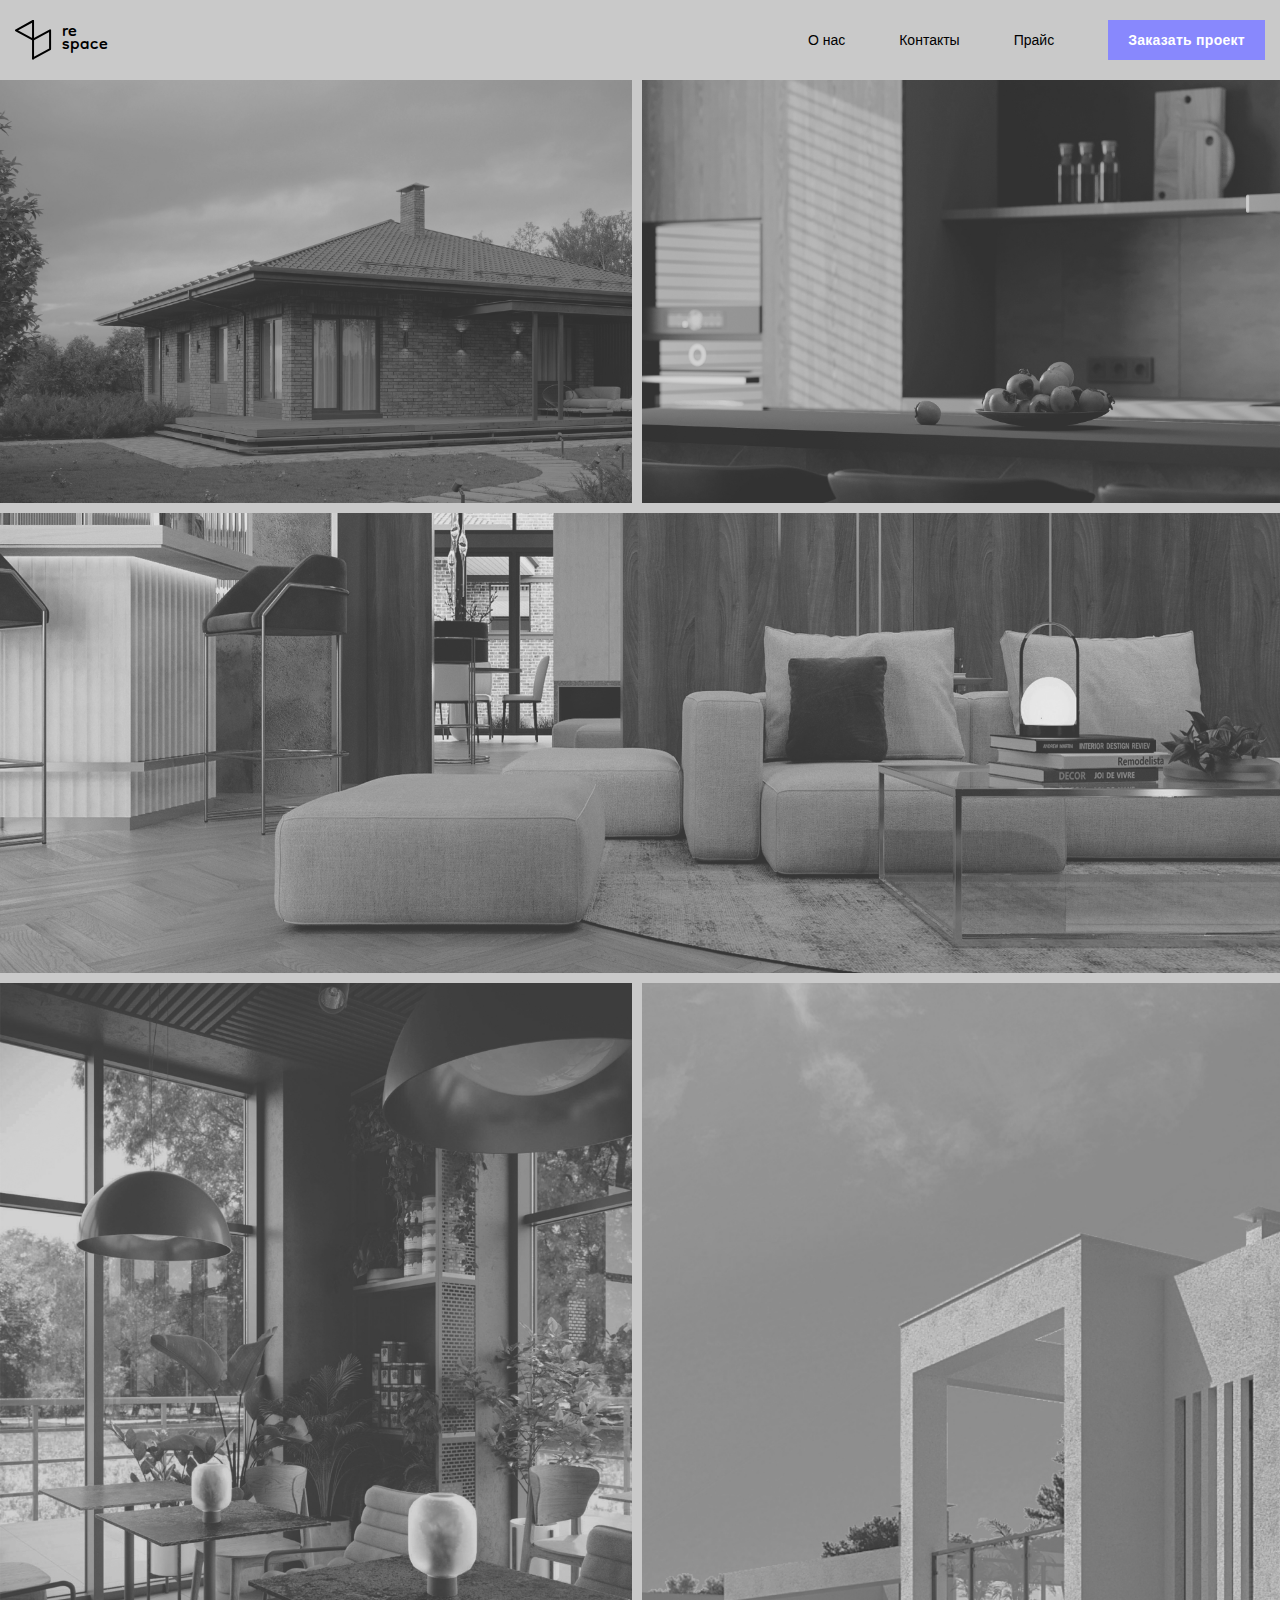
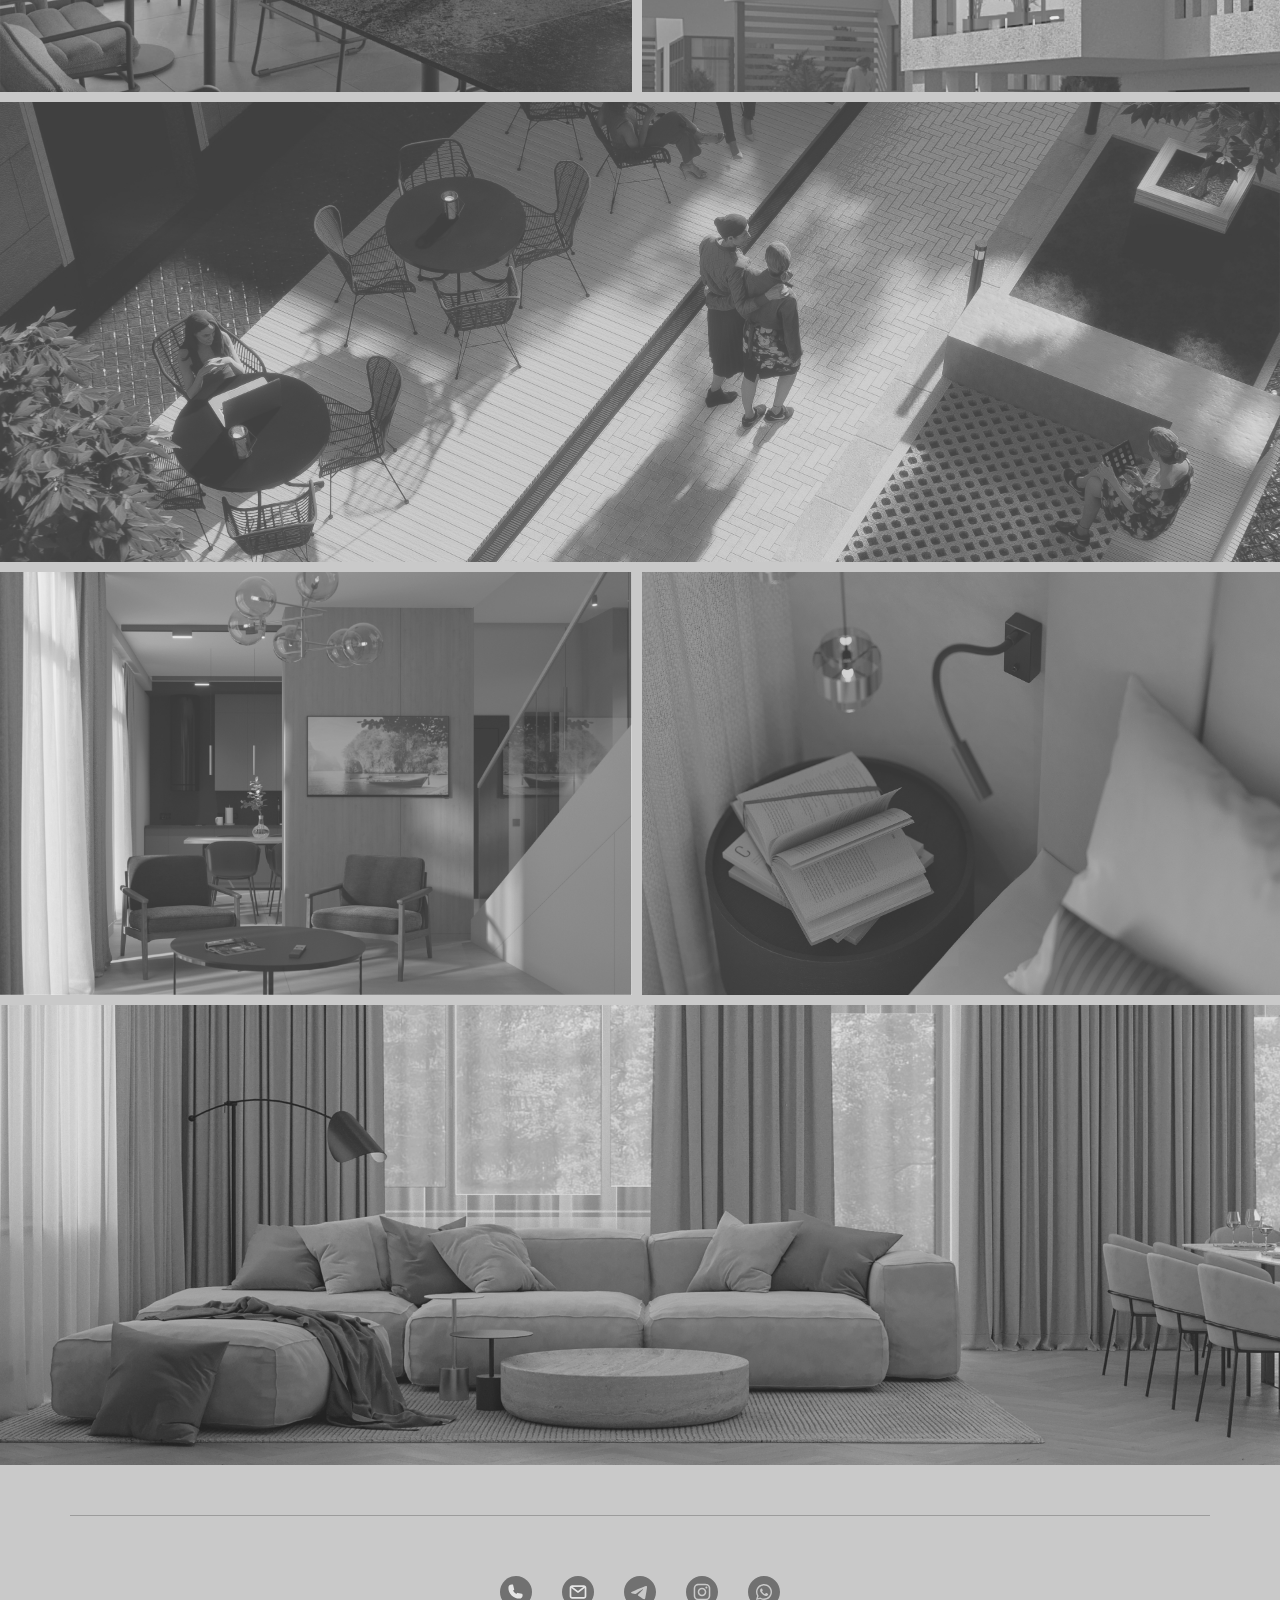
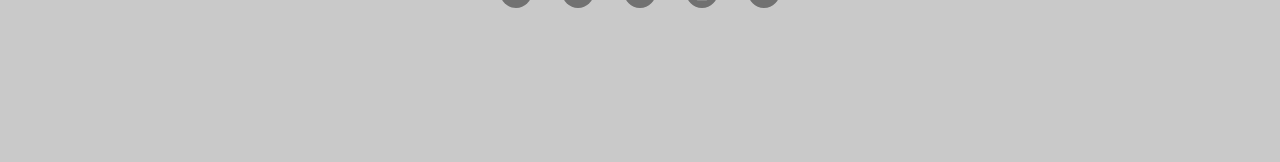
<file: index.html>
<!DOCTYPE html>
<html lang="en">

<head>
    <meta charset="UTF-8">
    <meta http-equiv="X-UA-Compatible" content="IE=edge">
    <meta name="viewport" content="width=device-width, initial-scale=1.0">
    <title>ReSpace</title>
    <link rel="stylesheet" href="./css/style.css">
</head>

<body>

    <header>
        <div class="container">
            <div class="header__nav">
                <a href="./index.html" class="header__nav-logo-link"><img src="./img/logo.svg" alt="Logo">
                    <div class="header__nav-logo-text">re space</div>
                </a>
                <nav class="nav__menu">
                    <a href="./about.html" class="nav__menu-link">О нас</a>
                    <a href="#!" class="nav__menu-link">Контакты</a>
                    <a href="./price.html" class="nav__menu-link">Прайс</a>
                    <a href="#!" class="nav__menu-link">Заказать проект</a>
                </nav>
                <button class="btn__menu">
                    <span class="btn__menu--elem"></span>
                </button>
                <nav class="nav__menu-mob">
                    <a href="./about.html" class="nav__menu-mob-link">О нас</a>
                    <a href="#!" class="nav__menu-mob-link">Контакты</a>
                    <a href="./price.html" class="nav__menu-mob-link">Прайс</a>
                    <a href="#!" class="nav__menu-mob-link">Заказать проект</a>
                </nav>
            </div>
        </div>
    </header>

    <main>
        <section class="works">
            <div class="container-full">
                <div class="works__column">
                    <div class="works__row works__row--column">
                        <a href="./petra.html" class="works__item">
                            <img src="./img/house-01.jpg" alt="">
                            <div class="works__item-text">
                                Мяглово <br>Частный жилой дом
                            </div>
                        </a>
                        <a href="./ligovskiy.html" class="works__item">
                            <img src="./img/house-02.jpg" alt="">
                            <div class="works__item-text">
                                Лиговский cити <br>партаменты
                            </div>
                        </a>
                    </div>
                    <div class="works__row">
                        <a href="./rajt-park-gostevoj-dom.html" class="works__item">
                            <img src="./img/house-03.jpg" alt="">
                            <div class="works__item-text">
                                Райт Парк <br>Гостевой дом
                            </div>
                        </a>
                    </div>
                    <div class="works__row works__row--column">
                        <a href="./kafe-magazin-lamberi.html" class="works__item">
                            <img src="./img/house-04.jpg" alt="">
                            <div class="works__item-text">
                                Ламбери <br>Кафе-магазин
                            </div>
                        </a>
                        <a href="./sochi-otel-dom-l.html" class="works__item">
                            <img src="./img/house-05.jpg" alt="">
                            <div class="works__item-text">
                                Сочи <br>Отель Дом L
                            </div>
                        </a>
                    </div>
                    <div class="works__row">
                        <a href="./blagoustrojstvo-apart-otel.html" class="works__item">
                            <img src="./img/house-06.jpg" alt="">
                            <div class="works__item-text">
                                Апарт-отель <br>Благоустройство
                            </div>
                        </a>
                    </div>
                    <div class="works__row works__row--column">
                        <a href="./sochi-otel-dom-s.html" class="works__item">
                            <img src="./img/house-07.jpg" alt="">
                            <div class="works__item-text">
                                Сочи <br>Отель Дом S
                            </div>
                        </a>
                        <a href="./apartamenty-ariosto.html" class="works__item">
                            <img src="./img/house-08.jpg" alt="">
                            <div class="works__item-text">
                                Ариосто <br>Апартаменты
                            </div>
                        </a>
                    </div>

                    <div class="works__row">
                        <a href="./rajt-park-glavnyj-dom.html" class="works__item">
                            <img src="./img/house-09.jpg" alt="">
                            <div class="works__item-text">
                                Райт Парк <br>Главный дом
                            </div>
                        </a>
                    </div>


                </div>
            </div>
        </section>
    </main>

    <footer class="footer">
        <div class="container">
            <div class="footer__line"></div>
            <div class="footer__row-soc">
                <a href="#!" class="footer__soc-link">
                    <svg width="32" height="32" viewBox="0 0 32 32" xmlns="http://www.w3.org/2000/svg" class="svg__link">
                        <circle cx="16" cy="16" r="16" />
                        <path
                            d="M19.3248 22.5847C16.4329 22.581 13.6605 21.4305 11.6156 19.3856C9.57072 17.3407 8.42025 14.5683 8.4165 11.6764C8.4165 10.8122 8.75979 9.98345 9.37085 9.37239C9.9819 8.76134 10.8107 8.41805 11.6748 8.41805C11.8578 8.41666 12.0405 8.43326 12.2203 8.46763C12.394 8.49335 12.5648 8.53605 12.7303 8.59513C12.8466 8.63595 12.9503 8.70644 13.031 8.79961C13.1118 8.89278 13.1668 9.00542 13.1907 9.12638L14.1611 13.3764C14.1872 13.4917 14.1841 13.6118 14.1519 13.7257C14.1198 13.8395 14.0596 13.9434 13.9769 14.028C13.8848 14.1272 13.8778 14.1343 13.0065 14.5876C13.7042 16.1182 14.9284 17.3474 16.4561 18.0514C16.9165 17.173 16.9236 17.166 17.0228 17.0739C17.1074 16.9912 17.2113 16.931 17.3252 16.8989C17.439 16.8667 17.5591 16.8636 17.6744 16.8897L21.9244 17.8601C22.0415 17.8873 22.1498 17.9438 22.239 18.0244C22.3282 18.1049 22.3955 18.2068 22.4344 18.3205C22.4942 18.4887 22.5392 18.6617 22.569 18.8376C22.5975 19.0157 22.6117 19.1957 22.6115 19.376C22.5984 20.2364 22.2455 21.0568 21.6297 21.658C21.014 22.2591 20.1854 22.5923 19.3248 22.5847Z"
                            />
                    </svg>
                </a>

                <a href="#!" class="footer__soc-link">
                    <svg width="32" height="32" viewBox="0 0 32 32" fill="none" xmlns="http://www.w3.org/2000/svg"  class="svg__link">
                        <circle cx="16" cy="16" r="16" fill="#717171" />
                        <path
                            d="M21.8332 9.33203H10.1665C9.50346 9.33203 8.86758 9.59542 8.39874 10.0643C7.9299 10.5331 7.6665 11.169 7.6665 11.832V20.1654C7.6665 20.8284 7.9299 21.4643 8.39874 21.9331C8.86758 22.402 9.50346 22.6654 10.1665 22.6654H21.8332C22.4962 22.6654 23.1321 22.402 23.6009 21.9331C24.0698 21.4643 24.3332 20.8284 24.3332 20.1654V11.832C24.3332 11.169 24.0698 10.5331 23.6009 10.0643C23.1321 9.59542 22.4962 9.33203 21.8332 9.33203ZM21.2748 10.9987L15.9998 14.957L10.7248 10.9987H21.2748ZM21.8332 20.9987H10.1665C9.94549 20.9987 9.73353 20.9109 9.57725 20.7546C9.42097 20.5983 9.33317 20.3864 9.33317 20.1654V12.0404L15.4998 16.6654C15.6441 16.7735 15.8195 16.832 15.9998 16.832C16.1801 16.832 16.3556 16.7735 16.4998 16.6654L22.6665 12.0404V20.1654C22.6665 20.3864 22.5787 20.5983 22.4224 20.7546C22.2661 20.9109 22.0542 20.9987 21.8332 20.9987Z"
                            fill="#E6E6E6" />
                    </svg>
                </a>
                <a href="#!" class="footer__soc-link">
                    <svg width="32" height="32" viewBox="0 0 32 32" fill="none" xmlns="http://www.w3.org/2000/svg">
                        <path fill-rule="evenodd" clip-rule="evenodd"
                            d="M16 32C7.16344 32 0 24.8366 0 16C0 7.16344 7.16344 0 16 0C24.8366 0 32 7.16344 32 16C32 24.8366 24.8366 32 16 32ZM16.6919 12.0074C15.2589 12.6034 12.3949 13.8371 8.09992 15.7083C7.40248 15.9856 7.03714 16.257 7.00388 16.5223C6.94767 16.9706 7.50915 17.1472 8.27374 17.3876C8.37774 17.4203 8.4855 17.4542 8.59598 17.4901C9.34822 17.7346 10.3601 18.0207 10.8862 18.0321C11.3633 18.0424 11.8959 17.8457 12.4839 17.4419C16.4968 14.7331 18.5683 13.3639 18.6983 13.3344C18.7901 13.3136 18.9172 13.2874 19.0034 13.3639C19.0895 13.4405 19.0811 13.5855 19.0719 13.6244C19.0163 13.8615 16.8123 15.9106 15.6717 16.971C15.3161 17.3015 15.0639 17.536 15.0124 17.5896C14.8969 17.7096 14.7791 17.823 14.666 17.9321C13.9672 18.6058 13.4431 19.111 14.695 19.936C15.2967 20.3325 15.7781 20.6603 16.2584 20.9874C16.7829 21.3446 17.306 21.7009 17.9829 22.1446C18.1554 22.2576 18.3201 22.375 18.4805 22.4894C19.0909 22.9246 19.6393 23.3155 20.3168 23.2532C20.7105 23.217 21.1172 22.8468 21.3237 21.7427C21.8118 19.1335 22.7712 13.4801 22.9929 11.1505C23.0123 10.9464 22.9879 10.6851 22.9683 10.5705C22.9486 10.4558 22.9076 10.2924 22.7586 10.1715C22.582 10.0283 22.3095 9.99805 22.1877 10.0001C21.6335 10.01 20.7834 10.3056 16.6919 12.0074Z"
                            fill="#717171" />
                    </svg>
                </a>
                <a href="#!" class="footer__soc-link">
                    <svg width="32" height="32" viewBox="0 0 32 32" fill="none" xmlns="http://www.w3.org/2000/svg">
                        <path
                            d="M16 18.8C14.5 18.8 13.2 17.6 13.2 16C13.2 14.5 14.4 13.2 16 13.2C17.5 13.2 18.8 14.4 18.8 16C18.8 17.5 17.5 18.8 16 18.8Z"
                            fill="#717171" />
                        <path fill-rule="evenodd" clip-rule="evenodd"
                            d="M19.4 9.2H12.6C11.8 9.3 11.4 9.4 11.1 9.5C10.7 9.6 10.4 9.8 10.1 10.1C9.86261 10.3374 9.75045 10.5748 9.61489 10.8617C9.57916 10.9373 9.5417 11.0166 9.5 11.1C9.48453 11.1464 9.46667 11.1952 9.44752 11.2475C9.34291 11.5333 9.2 11.9238 9.2 12.6V19.4C9.3 20.2 9.4 20.6 9.5 20.9C9.6 21.3 9.8 21.6 10.1 21.9C10.3374 22.1374 10.5748 22.2495 10.8617 22.3851C10.9374 22.4209 11.0165 22.4583 11.1 22.5C11.1464 22.5155 11.1952 22.5333 11.2475 22.5525C11.5333 22.6571 11.9238 22.8 12.6 22.8H19.4C20.2 22.7 20.6 22.6 20.9 22.5C21.3 22.4 21.6 22.2 21.9 21.9C22.1374 21.6626 22.2495 21.4252 22.3851 21.1383C22.4209 21.0626 22.4583 20.9835 22.5 20.9C22.5155 20.8536 22.5333 20.8048 22.5525 20.7525C22.6571 20.4667 22.8 20.0762 22.8 19.4V12.6C22.7 11.8 22.6 11.4 22.5 11.1C22.4 10.7 22.2 10.4 21.9 10.1C21.6626 9.86261 21.4252 9.75045 21.1383 9.61488C21.0627 9.57918 20.9833 9.54167 20.9 9.5C20.8536 9.48453 20.8048 9.46666 20.7525 9.44752C20.4667 9.3429 20.0762 9.2 19.4 9.2ZM16 11.7C13.6 11.7 11.7 13.6 11.7 16C11.7 18.4 13.6 20.3 16 20.3C18.4 20.3 20.3 18.4 20.3 16C20.3 13.6 18.4 11.7 16 11.7ZM21.4 11.6C21.4 12.1523 20.9523 12.6 20.4 12.6C19.8477 12.6 19.4 12.1523 19.4 11.6C19.4 11.0477 19.8477 10.6 20.4 10.6C20.9523 10.6 21.4 11.0477 21.4 11.6Z"
                            fill="#717171" />
                        <path fill-rule="evenodd" clip-rule="evenodd"
                            d="M0 16C0 7.16344 7.16344 0 16 0C24.8366 0 32 7.16344 32 16C32 24.8366 24.8366 32 16 32C7.16344 32 0 24.8366 0 16ZM12.6 7.7H19.4C20.3 7.8 20.9 7.9 21.4 8.1C22 8.4 22.4 8.6 22.9 9.1C23.4 9.6 23.7 10.1 23.9 10.6C24.1 11.1 24.3 11.7 24.3 12.6V19.4C24.2 20.3 24.1 20.9 23.9 21.4C23.6 22 23.4 22.4 22.9 22.9C22.4 23.4 21.9 23.7 21.4 23.9C20.9 24.1 20.3 24.3 19.4 24.3H12.6C11.7 24.2 11.1 24.1 10.6 23.9C10 23.6 9.6 23.4 9.1 22.9C8.6 22.4 8.3 21.9 8.1 21.4C7.9 20.9 7.7 20.3 7.7 19.4V12.6C7.8 11.7 7.9 11.1 8.1 10.6C8.4 10 8.6 9.6 9.1 9.1C9.6 8.6 10.1 8.3 10.6 8.1C11.1 7.9 11.7 7.7 12.6 7.7Z"
                            fill="#717171" />
                    </svg>
                </a>
                <a href="#!" class="footer__soc-link">
                    <svg width="32" height="32" viewBox="0 0 32 32" fill="none" xmlns="http://www.w3.org/2000/svg">
                        <path fill-rule="evenodd" clip-rule="evenodd"
                            d="M12.6 21.7C13.6 22.3 14.8 22.6 16 22.6C19.7 22.6 22.6 19.6 22.6 16.1C22.6 14.3 22 12.7 20.7 11.4C19.4 10.2 17.8 9.5 16 9.5C12.4 9.5 9.39999 12.5 9.39999 16.1C9.39999 17.3 9.7 18.5 10.4 19.6L10.6 19.9L9.89999 22.3L12.4 21.6L12.6 21.7ZM18.2 17C18.4 17 19.4 17.5 19.6 17.6C19.6311 17.6156 19.6623 17.6287 19.6931 17.6417C19.8599 17.7121 20.0156 17.7779 20.1 18.2C20.2 18.2 20.2 18.6 20 19.1C19.9 19.5 19.1 20 18.7 20C18.6322 20 18.5673 20.0057 18.498 20.0119C18.1582 20.0419 17.712 20.0814 16.3 19.5C14.5475 18.799 13.3325 17.0999 12.9913 16.6228C12.9431 16.5554 12.9124 16.5124 12.9 16.5C12.883 16.466 12.8485 16.4116 12.8031 16.3399C12.5819 15.9906 12.1 15.2297 12.1 14.4C12.1 13.4 12.6 12.9 12.8 12.7C13 12.5 13.2 12.5 13.3 12.5H13.7C13.8 12.5 14 12.5 14.1 12.8C14.3 13.2 14.7 14.2 14.7 14.3C14.7 14.3333 14.7111 14.3667 14.7222 14.4C14.7445 14.4667 14.7667 14.5333 14.7 14.6C14.65 14.65 14.625 14.7 14.6 14.75C14.575 14.8 14.55 14.85 14.5 14.9L14.2 15.2C14.1 15.3 14 15.4 14.1 15.6C14.2 15.8 14.6 16.5 15.2 17C15.8751 17.5907 16.4078 17.8254 16.6778 17.9443C16.7278 17.9663 16.7688 17.9844 16.8 18C17 18 17.1 18 17.2 17.9C17.25 17.8 17.375 17.65 17.5 17.5C17.625 17.35 17.75 17.2 17.8 17.1C17.9 16.9 18 16.9 18.2 17Z"
                            fill="#717171" />
                        <path fill-rule="evenodd" clip-rule="evenodd"
                            d="M0 16C0 7.16344 7.16344 0 16 0C24.8366 0 32 7.16344 32 16C32 24.8366 24.8366 32 16 32C7.16344 32 0 24.8366 0 16ZM16 8C18.1 8 20.1 8.8 21.6 10.3C23.1 11.8 24 13.8 24 15.9C24 20.3 20.4 23.9 16 23.9C14.7 23.9 13.4 23.5 12.2 22.9L8 24L9.10001 20C8.40001 18.8 8 17.4 8 16C8 11.6 11.6 8 16 8Z"
                            fill="#717171" />
                    </svg>
                </a>
            </div>
        </div>
    </footer>


<script src="./js/main.js"></script>
</body>

</html>
</file>
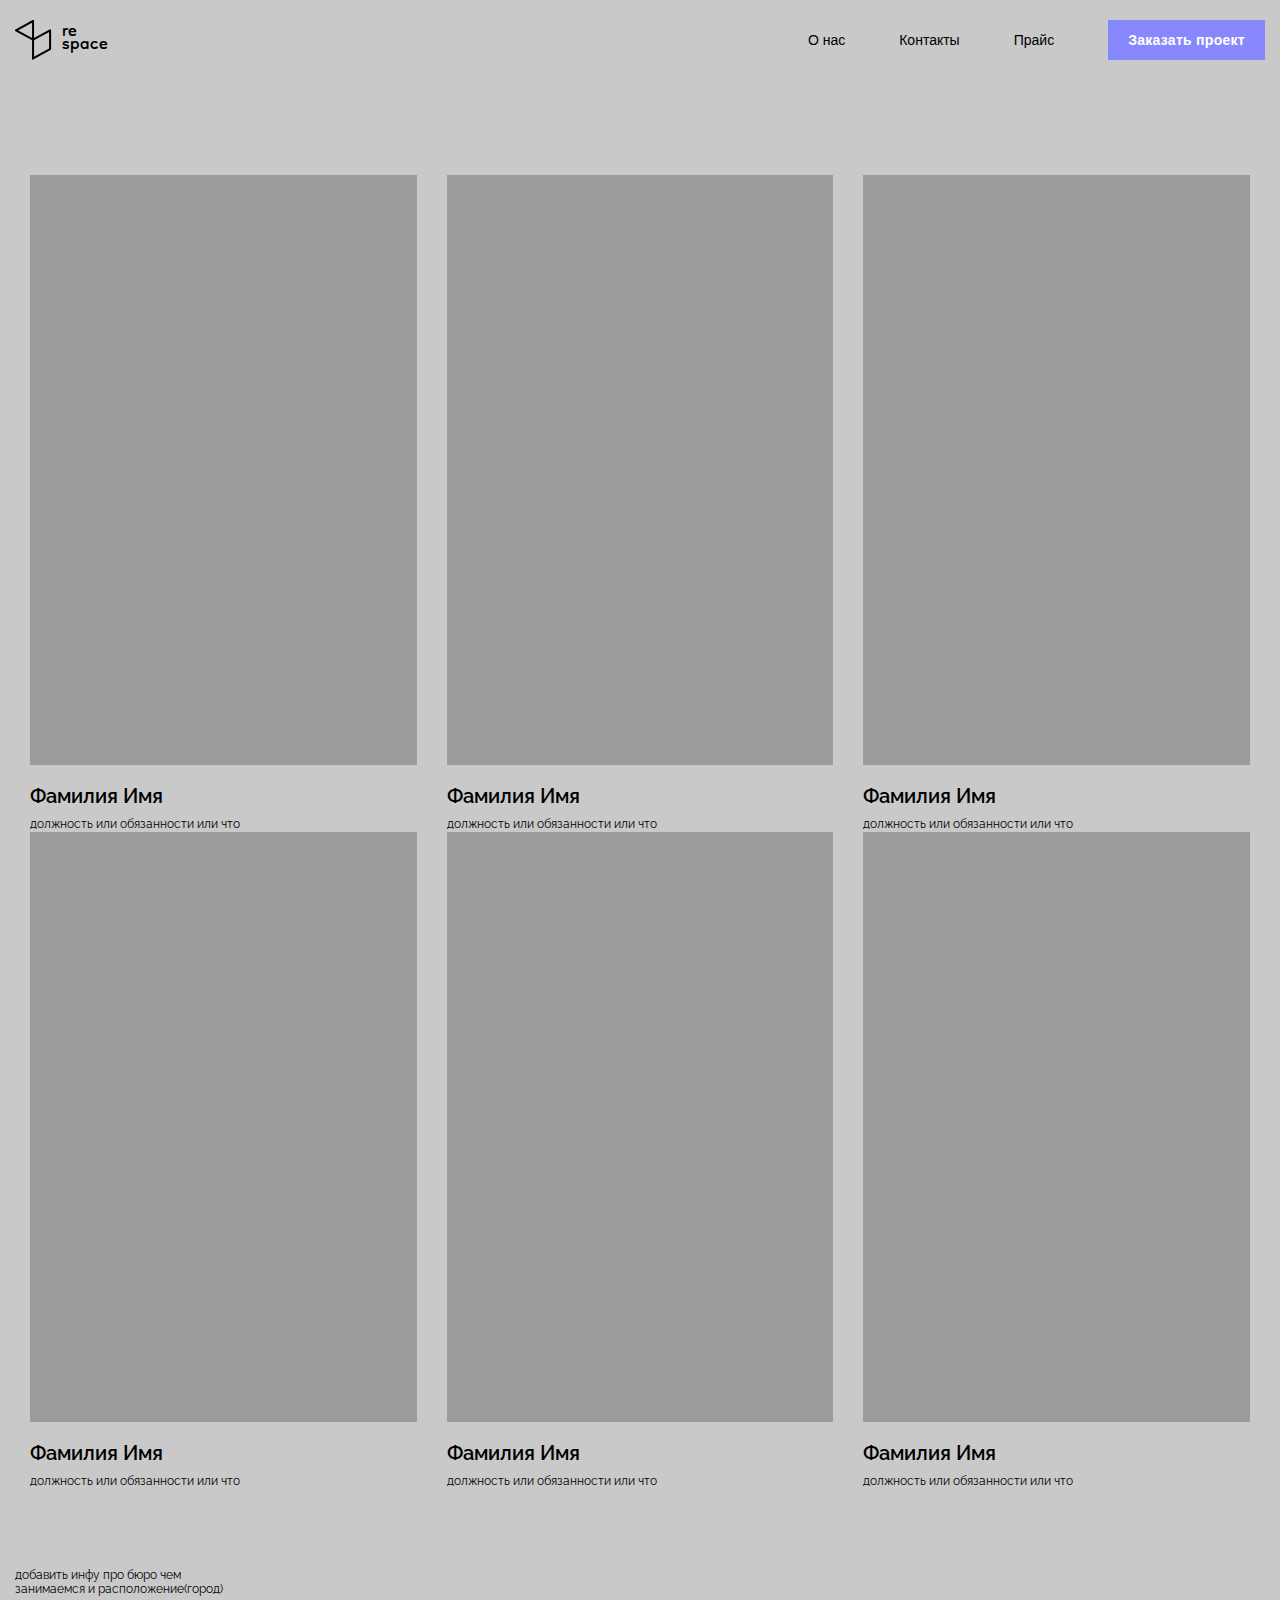
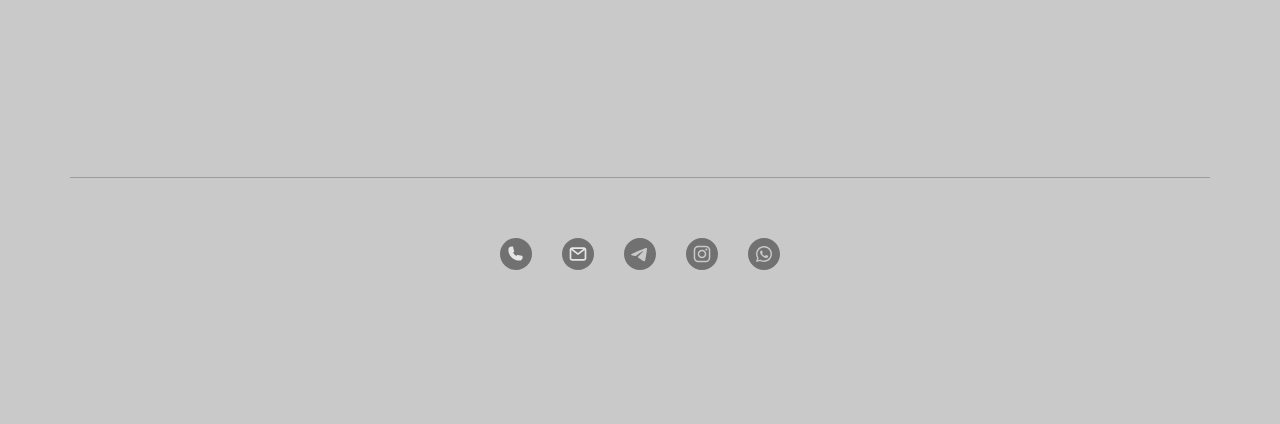
<file: about.html>
<!DOCTYPE html>
<html lang="en">

<head>
    <meta charset="UTF-8">
    <meta http-equiv="X-UA-Compatible" content="IE=edge">
    <meta name="viewport" content="width=device-width, initial-scale=1.0">
    <title>ReSpace</title>
    <link rel="stylesheet" href="./css/style.css">
</head>

<body>

    <header>
        <div class="container">
            <div class="header__nav">
                <a href="./index.html" class="header__nav-logo-link"><img src="./img/logo.svg" alt="Logo">
                    <div class="header__nav-logo-text">re space</div>
                </a>
                <nav class="nav__menu">
                    <a href="./about.html" class="nav__menu-link">О нас</a>
                    <a href="#!" class="nav__menu-link">Контакты</a>
                    <a href="./price.html" class="nav__menu-link">Прайс</a>
                    <a href="#!" class="nav__menu-link">Заказать проект</a>
                </nav>
                <button class="btn__menu">
                    <span class="btn__menu--elem"></span>
                </button>
                <nav class="nav__menu-mob">
                    <a href="./about.html" class="nav__menu-mob-link">О нас</a>
                    <a href="#!" class="nav__menu-mob-link">Контакты</a>
                    <a href="./price.html" class="nav__menu-mob-link">Прайс</a>
                    <a href="#!" class="nav__menu-mob-link">Заказать проект</a>
                </nav>
            </div>
        </div>
    </header>

    <main>

        <section class="about">
            <div class="container">

                <div class="about__row">

                    <div class="about__row-item">
                        <div class="about__row-photo">
                            <!-- <img src="" alt=""> -->
                        </div>
                        <h3 class="about__row-name">Фамилия Имя</h3>
                        <p class="about__row-post">должность или обязанности или что</p>
                    </div>

                    <div class="about__row-item">
                        <div class="about__row-photo">
                            <!-- <img src="" alt=""> -->
                        </div>
                        <h3 class="about__row-name">Фамилия Имя</h3>
                        <p class="about__row-post">должность или обязанности или что</p>
                    </div>

                    <div class="about__row-item">
                        <div class="about__row-photo">
                            <!-- <img src="" alt=""> -->
                        </div>
                        <h3 class="about__row-name">Фамилия Имя</h3>
                        <p class="about__row-post">должность или обязанности или что</p>
                    </div>
                    <div class="about__row-item">
                        <div class="about__row-photo">
                            <!-- <img src="" alt=""> -->
                        </div>
                        <h3 class="about__row-name">Фамилия Имя</h3>
                        <p class="about__row-post">должность или обязанности или что</p>
                    </div>

                    <div class="about__row-item">
                        <div class="about__row-photo">
                            <!-- <img src="" alt=""> -->
                        </div>
                        <h3 class="about__row-name">Фамилия Имя</h3>
                        <p class="about__row-post">должность или обязанности или что</p>
                    </div>

                    <div class="about__row-item">
                        <div class="about__row-photo">
                            <!-- <img src="" alt=""> -->
                        </div>
                        <h3 class="about__row-name">Фамилия Имя</h3>
                        <p class="about__row-post">должность или обязанности или что</p>
                    </div>
                </div>

                <div class="about__content">
                    <p class="about__row-post">добавить инфу про бюро чем <br>занимаемся и расположение(город)</p>
                </div>

            </div>


        </section>

    </main>

    <footer class="footer">
        <div class="container">
            <div class="footer__line"></div>
            <div class="footer__row-soc">
                <a href="#!" class="footer__soc-link">
                    <svg width="32" height="32" viewBox="0 0 32 32" xmlns="http://www.w3.org/2000/svg"
                        class="svg__link">
                        <circle cx="16" cy="16" r="16" />
                        <path
                            d="M19.3248 22.5847C16.4329 22.581 13.6605 21.4305 11.6156 19.3856C9.57072 17.3407 8.42025 14.5683 8.4165 11.6764C8.4165 10.8122 8.75979 9.98345 9.37085 9.37239C9.9819 8.76134 10.8107 8.41805 11.6748 8.41805C11.8578 8.41666 12.0405 8.43326 12.2203 8.46763C12.394 8.49335 12.5648 8.53605 12.7303 8.59513C12.8466 8.63595 12.9503 8.70644 13.031 8.79961C13.1118 8.89278 13.1668 9.00542 13.1907 9.12638L14.1611 13.3764C14.1872 13.4917 14.1841 13.6118 14.1519 13.7257C14.1198 13.8395 14.0596 13.9434 13.9769 14.028C13.8848 14.1272 13.8778 14.1343 13.0065 14.5876C13.7042 16.1182 14.9284 17.3474 16.4561 18.0514C16.9165 17.173 16.9236 17.166 17.0228 17.0739C17.1074 16.9912 17.2113 16.931 17.3252 16.8989C17.439 16.8667 17.5591 16.8636 17.6744 16.8897L21.9244 17.8601C22.0415 17.8873 22.1498 17.9438 22.239 18.0244C22.3282 18.1049 22.3955 18.2068 22.4344 18.3205C22.4942 18.4887 22.5392 18.6617 22.569 18.8376C22.5975 19.0157 22.6117 19.1957 22.6115 19.376C22.5984 20.2364 22.2455 21.0568 21.6297 21.658C21.014 22.2591 20.1854 22.5923 19.3248 22.5847Z" />
                    </svg>
                </a>

                <a href="#!" class="footer__soc-link">
                    <svg width="32" height="32" viewBox="0 0 32 32" fill="none" xmlns="http://www.w3.org/2000/svg"
                        class="svg__link">
                        <circle cx="16" cy="16" r="16" fill="#717171" />
                        <path
                            d="M21.8332 9.33203H10.1665C9.50346 9.33203 8.86758 9.59542 8.39874 10.0643C7.9299 10.5331 7.6665 11.169 7.6665 11.832V20.1654C7.6665 20.8284 7.9299 21.4643 8.39874 21.9331C8.86758 22.402 9.50346 22.6654 10.1665 22.6654H21.8332C22.4962 22.6654 23.1321 22.402 23.6009 21.9331C24.0698 21.4643 24.3332 20.8284 24.3332 20.1654V11.832C24.3332 11.169 24.0698 10.5331 23.6009 10.0643C23.1321 9.59542 22.4962 9.33203 21.8332 9.33203ZM21.2748 10.9987L15.9998 14.957L10.7248 10.9987H21.2748ZM21.8332 20.9987H10.1665C9.94549 20.9987 9.73353 20.9109 9.57725 20.7546C9.42097 20.5983 9.33317 20.3864 9.33317 20.1654V12.0404L15.4998 16.6654C15.6441 16.7735 15.8195 16.832 15.9998 16.832C16.1801 16.832 16.3556 16.7735 16.4998 16.6654L22.6665 12.0404V20.1654C22.6665 20.3864 22.5787 20.5983 22.4224 20.7546C22.2661 20.9109 22.0542 20.9987 21.8332 20.9987Z"
                            fill="#E6E6E6" />
                    </svg>
                </a>
                <a href="#!" class="footer__soc-link">
                    <svg width="32" height="32" viewBox="0 0 32 32" fill="none" xmlns="http://www.w3.org/2000/svg">
                        <path fill-rule="evenodd" clip-rule="evenodd"
                            d="M16 32C7.16344 32 0 24.8366 0 16C0 7.16344 7.16344 0 16 0C24.8366 0 32 7.16344 32 16C32 24.8366 24.8366 32 16 32ZM16.6919 12.0074C15.2589 12.6034 12.3949 13.8371 8.09992 15.7083C7.40248 15.9856 7.03714 16.257 7.00388 16.5223C6.94767 16.9706 7.50915 17.1472 8.27374 17.3876C8.37774 17.4203 8.4855 17.4542 8.59598 17.4901C9.34822 17.7346 10.3601 18.0207 10.8862 18.0321C11.3633 18.0424 11.8959 17.8457 12.4839 17.4419C16.4968 14.7331 18.5683 13.3639 18.6983 13.3344C18.7901 13.3136 18.9172 13.2874 19.0034 13.3639C19.0895 13.4405 19.0811 13.5855 19.0719 13.6244C19.0163 13.8615 16.8123 15.9106 15.6717 16.971C15.3161 17.3015 15.0639 17.536 15.0124 17.5896C14.8969 17.7096 14.7791 17.823 14.666 17.9321C13.9672 18.6058 13.4431 19.111 14.695 19.936C15.2967 20.3325 15.7781 20.6603 16.2584 20.9874C16.7829 21.3446 17.306 21.7009 17.9829 22.1446C18.1554 22.2576 18.3201 22.375 18.4805 22.4894C19.0909 22.9246 19.6393 23.3155 20.3168 23.2532C20.7105 23.217 21.1172 22.8468 21.3237 21.7427C21.8118 19.1335 22.7712 13.4801 22.9929 11.1505C23.0123 10.9464 22.9879 10.6851 22.9683 10.5705C22.9486 10.4558 22.9076 10.2924 22.7586 10.1715C22.582 10.0283 22.3095 9.99805 22.1877 10.0001C21.6335 10.01 20.7834 10.3056 16.6919 12.0074Z"
                            fill="#717171" />
                    </svg>
                </a>
                <a href="#!" class="footer__soc-link">
                    <svg width="32" height="32" viewBox="0 0 32 32" fill="none" xmlns="http://www.w3.org/2000/svg">
                        <path
                            d="M16 18.8C14.5 18.8 13.2 17.6 13.2 16C13.2 14.5 14.4 13.2 16 13.2C17.5 13.2 18.8 14.4 18.8 16C18.8 17.5 17.5 18.8 16 18.8Z"
                            fill="#717171" />
                        <path fill-rule="evenodd" clip-rule="evenodd"
                            d="M19.4 9.2H12.6C11.8 9.3 11.4 9.4 11.1 9.5C10.7 9.6 10.4 9.8 10.1 10.1C9.86261 10.3374 9.75045 10.5748 9.61489 10.8617C9.57916 10.9373 9.5417 11.0166 9.5 11.1C9.48453 11.1464 9.46667 11.1952 9.44752 11.2475C9.34291 11.5333 9.2 11.9238 9.2 12.6V19.4C9.3 20.2 9.4 20.6 9.5 20.9C9.6 21.3 9.8 21.6 10.1 21.9C10.3374 22.1374 10.5748 22.2495 10.8617 22.3851C10.9374 22.4209 11.0165 22.4583 11.1 22.5C11.1464 22.5155 11.1952 22.5333 11.2475 22.5525C11.5333 22.6571 11.9238 22.8 12.6 22.8H19.4C20.2 22.7 20.6 22.6 20.9 22.5C21.3 22.4 21.6 22.2 21.9 21.9C22.1374 21.6626 22.2495 21.4252 22.3851 21.1383C22.4209 21.0626 22.4583 20.9835 22.5 20.9C22.5155 20.8536 22.5333 20.8048 22.5525 20.7525C22.6571 20.4667 22.8 20.0762 22.8 19.4V12.6C22.7 11.8 22.6 11.4 22.5 11.1C22.4 10.7 22.2 10.4 21.9 10.1C21.6626 9.86261 21.4252 9.75045 21.1383 9.61488C21.0627 9.57918 20.9833 9.54167 20.9 9.5C20.8536 9.48453 20.8048 9.46666 20.7525 9.44752C20.4667 9.3429 20.0762 9.2 19.4 9.2ZM16 11.7C13.6 11.7 11.7 13.6 11.7 16C11.7 18.4 13.6 20.3 16 20.3C18.4 20.3 20.3 18.4 20.3 16C20.3 13.6 18.4 11.7 16 11.7ZM21.4 11.6C21.4 12.1523 20.9523 12.6 20.4 12.6C19.8477 12.6 19.4 12.1523 19.4 11.6C19.4 11.0477 19.8477 10.6 20.4 10.6C20.9523 10.6 21.4 11.0477 21.4 11.6Z"
                            fill="#717171" />
                        <path fill-rule="evenodd" clip-rule="evenodd"
                            d="M0 16C0 7.16344 7.16344 0 16 0C24.8366 0 32 7.16344 32 16C32 24.8366 24.8366 32 16 32C7.16344 32 0 24.8366 0 16ZM12.6 7.7H19.4C20.3 7.8 20.9 7.9 21.4 8.1C22 8.4 22.4 8.6 22.9 9.1C23.4 9.6 23.7 10.1 23.9 10.6C24.1 11.1 24.3 11.7 24.3 12.6V19.4C24.2 20.3 24.1 20.9 23.9 21.4C23.6 22 23.4 22.4 22.9 22.9C22.4 23.4 21.9 23.7 21.4 23.9C20.9 24.1 20.3 24.3 19.4 24.3H12.6C11.7 24.2 11.1 24.1 10.6 23.9C10 23.6 9.6 23.4 9.1 22.9C8.6 22.4 8.3 21.9 8.1 21.4C7.9 20.9 7.7 20.3 7.7 19.4V12.6C7.8 11.7 7.9 11.1 8.1 10.6C8.4 10 8.6 9.6 9.1 9.1C9.6 8.6 10.1 8.3 10.6 8.1C11.1 7.9 11.7 7.7 12.6 7.7Z"
                            fill="#717171" />
                    </svg>
                </a>
                <a href="#!" class="footer__soc-link">
                    <svg width="32" height="32" viewBox="0 0 32 32" fill="none" xmlns="http://www.w3.org/2000/svg">
                        <path fill-rule="evenodd" clip-rule="evenodd"
                            d="M12.6 21.7C13.6 22.3 14.8 22.6 16 22.6C19.7 22.6 22.6 19.6 22.6 16.1C22.6 14.3 22 12.7 20.7 11.4C19.4 10.2 17.8 9.5 16 9.5C12.4 9.5 9.39999 12.5 9.39999 16.1C9.39999 17.3 9.7 18.5 10.4 19.6L10.6 19.9L9.89999 22.3L12.4 21.6L12.6 21.7ZM18.2 17C18.4 17 19.4 17.5 19.6 17.6C19.6311 17.6156 19.6623 17.6287 19.6931 17.6417C19.8599 17.7121 20.0156 17.7779 20.1 18.2C20.2 18.2 20.2 18.6 20 19.1C19.9 19.5 19.1 20 18.7 20C18.6322 20 18.5673 20.0057 18.498 20.0119C18.1582 20.0419 17.712 20.0814 16.3 19.5C14.5475 18.799 13.3325 17.0999 12.9913 16.6228C12.9431 16.5554 12.9124 16.5124 12.9 16.5C12.883 16.466 12.8485 16.4116 12.8031 16.3399C12.5819 15.9906 12.1 15.2297 12.1 14.4C12.1 13.4 12.6 12.9 12.8 12.7C13 12.5 13.2 12.5 13.3 12.5H13.7C13.8 12.5 14 12.5 14.1 12.8C14.3 13.2 14.7 14.2 14.7 14.3C14.7 14.3333 14.7111 14.3667 14.7222 14.4C14.7445 14.4667 14.7667 14.5333 14.7 14.6C14.65 14.65 14.625 14.7 14.6 14.75C14.575 14.8 14.55 14.85 14.5 14.9L14.2 15.2C14.1 15.3 14 15.4 14.1 15.6C14.2 15.8 14.6 16.5 15.2 17C15.8751 17.5907 16.4078 17.8254 16.6778 17.9443C16.7278 17.9663 16.7688 17.9844 16.8 18C17 18 17.1 18 17.2 17.9C17.25 17.8 17.375 17.65 17.5 17.5C17.625 17.35 17.75 17.2 17.8 17.1C17.9 16.9 18 16.9 18.2 17Z"
                            fill="#717171" />
                        <path fill-rule="evenodd" clip-rule="evenodd"
                            d="M0 16C0 7.16344 7.16344 0 16 0C24.8366 0 32 7.16344 32 16C32 24.8366 24.8366 32 16 32C7.16344 32 0 24.8366 0 16ZM16 8C18.1 8 20.1 8.8 21.6 10.3C23.1 11.8 24 13.8 24 15.9C24 20.3 20.4 23.9 16 23.9C14.7 23.9 13.4 23.5 12.2 22.9L8 24L9.10001 20C8.40001 18.8 8 17.4 8 16C8 11.6 11.6 8 16 8Z"
                            fill="#717171" />
                    </svg>
                </a>
            </div>
        </div>
    </footer>


    <script src="./js/main.js"></script>
</body>

</html>
</file>
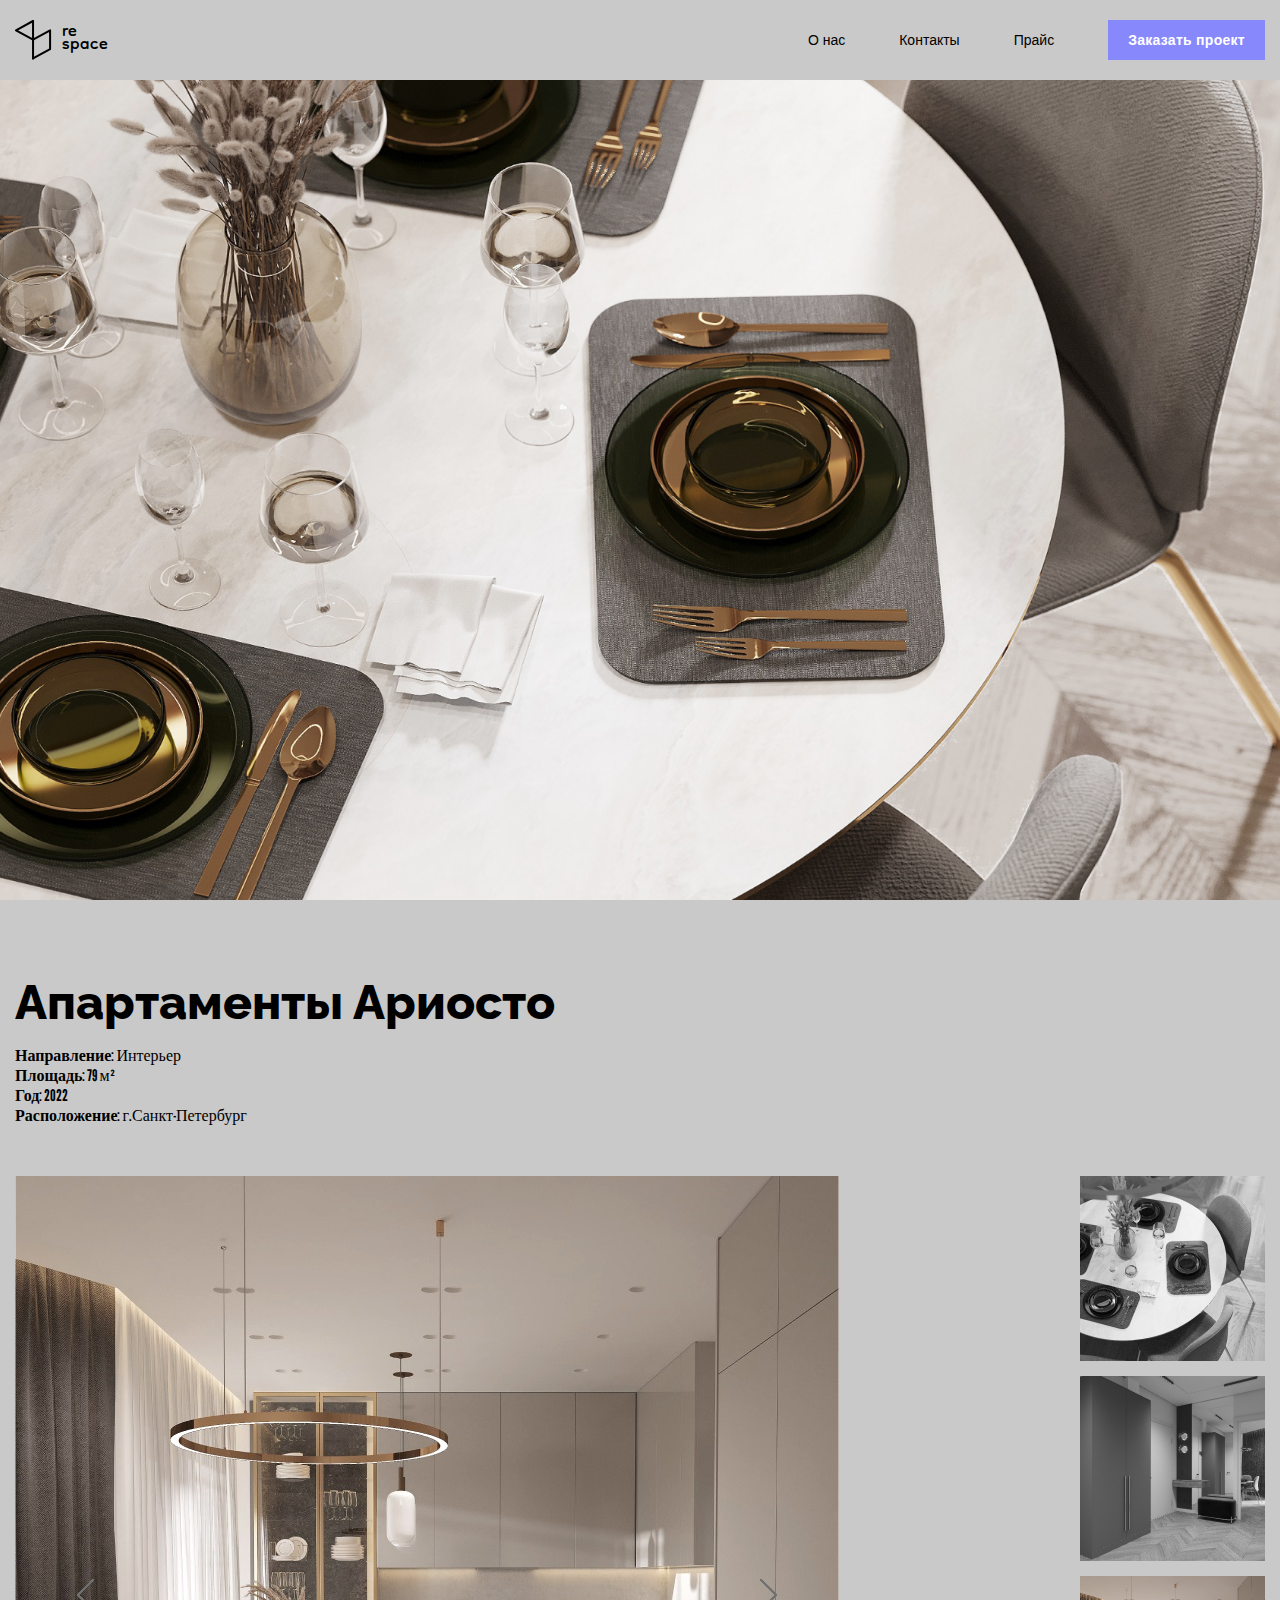
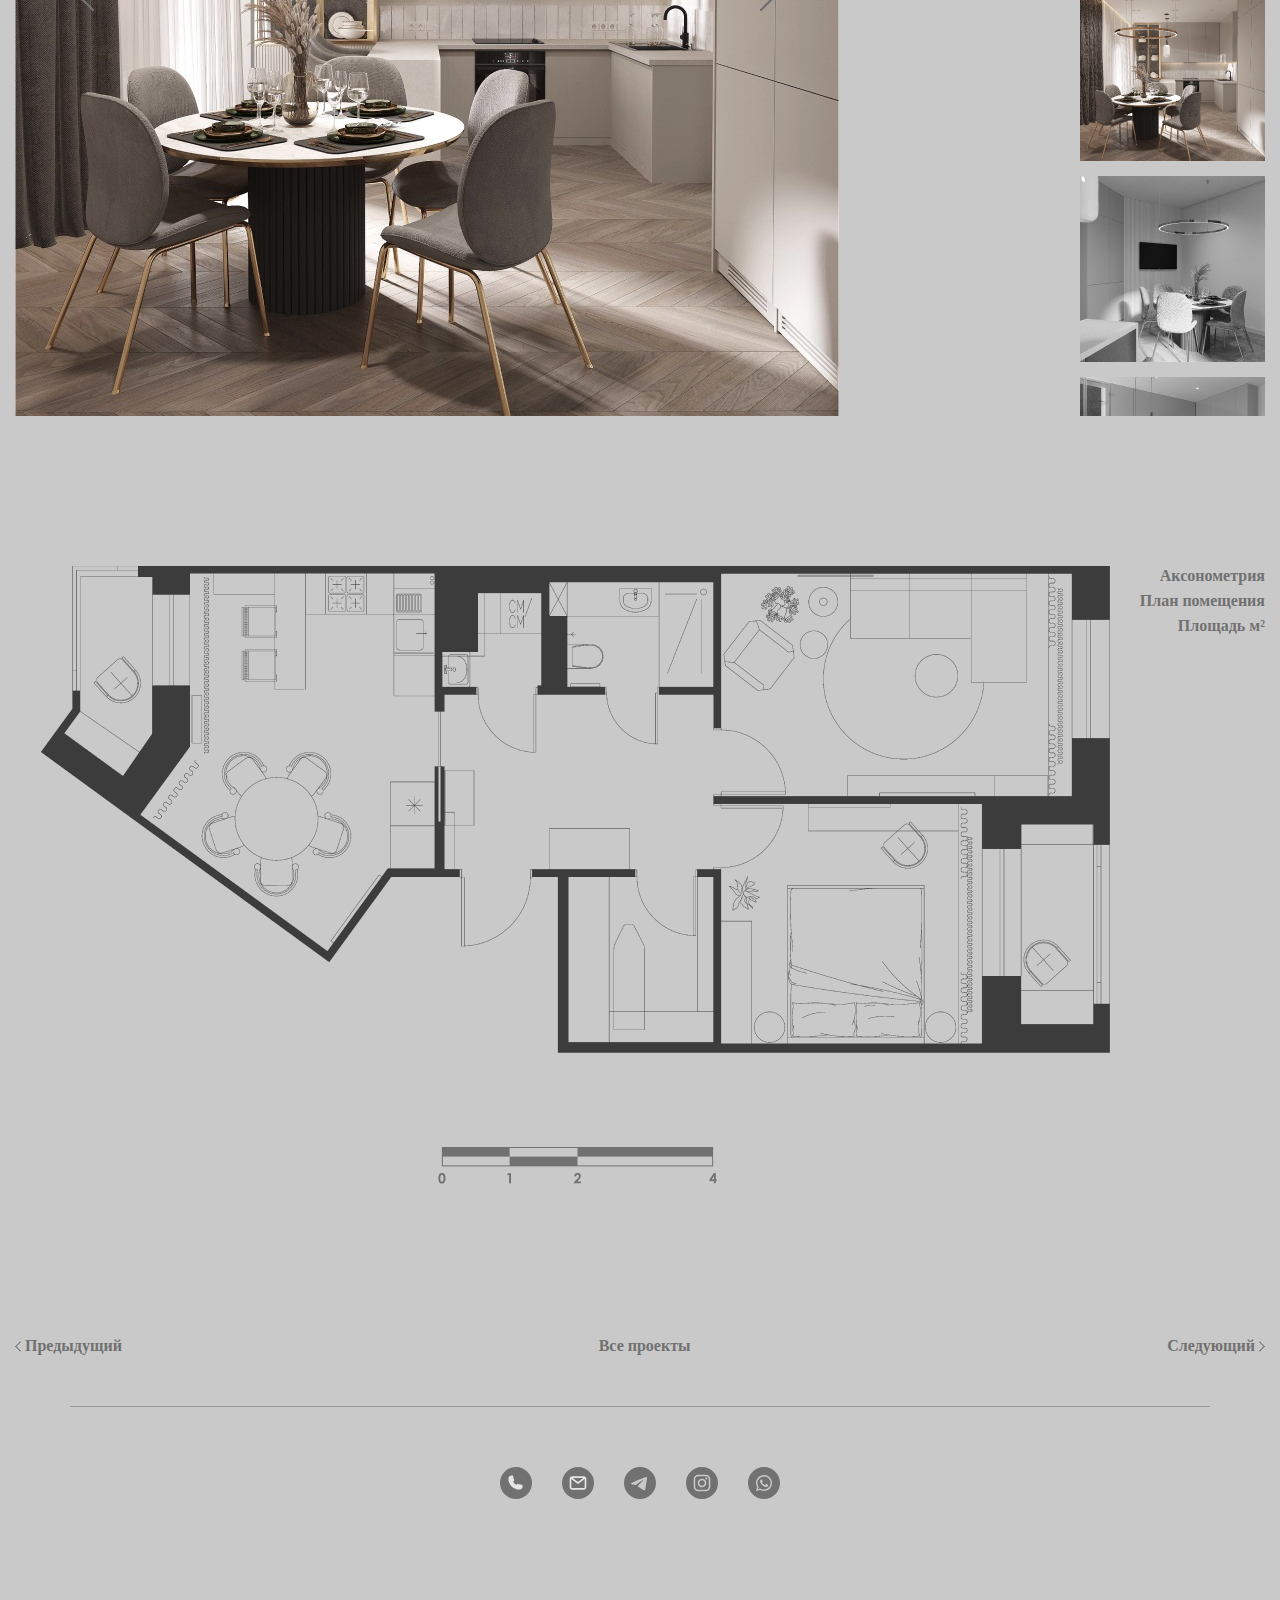
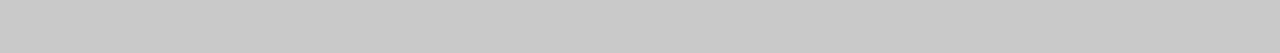
<file: apartamenty-ariosto.html>
<!DOCTYPE html>
<html lang="en">

<head>
    <meta charset="UTF-8">
    <meta http-equiv="X-UA-Compatible" content="IE=edge">
    <meta name="viewport" content="width=device-width, initial-scale=1.0">
    <title>Апартаменты Лиговский сити</title>
    <link rel="stylesheet" href="./css/style.css">
</head>

<body>
    <header>
        <div class="container">
            <div class="header__nav">
                <a href="./index.html" class="header__nav-logo-link"><img src="./img/logo.svg" alt="Logo">
                    <div class="header__nav-logo-text">re space</div>
                </a>
                <nav class="nav__menu">
                    <a href="./about.html" class="nav__menu-link">О нас</a>
                    <a href="#!" class="nav__menu-link">Контакты</a>
                    <a href="./price.html" class="nav__menu-link">Прайс</a>
                    <a href="#!" class="nav__menu-link">Заказать проект</a>
                </nav>
                <button class="btn__menu">
                    <span class="btn__menu--elem"></span>
                </button>
                <nav class="nav__menu-mob">
                    <a href="./about.html" class="nav__menu-mob-link">О нас</a>
                    <a href="#!" class="nav__menu-mob-link">Контакты</a>
                    <a href="./price.html" class="nav__menu-mob-link">Прайс</a>
                    <a href="#!" class="nav__menu-mob-link">Заказать проект</a>
                </nav>
            </div>
        </div>
    </header>
    <main>
        <section class="hero">
            <img src="img/apartamenty-ariosto.jpg" alt="" class="hero__img">
        </section>

        <section class="object">

            <div class="container">
                <div class="object__content">
                    <h1 class="object__title">Апартаменты Ариосто</h1>
                    <p class="object__description"><span>Направление:</span> Интерьер</p>
                    <p class="object__description"><span>Площадь:</span> 79 м²</p>
                    <p class="object__description"><span>Год:</span> 2022</p>
                    <p class="object__description"><span>Расположение:</span> г.Санкт-Петербург</p>
                </div>
                <div class="object__slider">

                    <div class="slide"  id="slider">
                        <img src="./img/apartamenty-ariosto-01.jpg" alt="" class="slide__img">
                        <img src="./img/blagoustrojstvo-apart-otel.jpg" alt="" class="slide__img">
                        <img src="./img/apartamenty-ariosto.jpg" alt="" class="slide__img">
                        <a href="#!" class="arrow__left" id="arrowLeft"><img src="./img/arrow-left.svg" alt=""></a>
                        <a href="#!" class="arrow__right" id="arrowRight"><img src="./img/arrow-right.svg" alt=""></a>
                    </div>
                    

                    <div class="slide__nav">
                        <a href="#!" class="slide__nav-item"><img src="./img/apartamenty-ariosto-small-01.jpg" alt=""></a>
                        <a href="#!" class="slide__nav-item"><img src="./img/apartamenty-ariosto-small-02.jpg" alt=""></a>
                        <a href="#!" class="slide__nav-item"><img src="./img/apartamenty-ariosto-small-03.jpg" alt=""></a>
                        <a href="#!" class="slide__nav-item"><img src="./img/apartamenty-ariosto-small-04.jpg" alt=""></a>
                        <a href="#!" class="slide__nav-item"><img src="./img/apartamenty-ariosto-small-05.jpg" alt=""></a>
                    </div>

                </div>
            </div>
        </section>

        <section сclass="plan">
            <div class="container">
                <div class="container__row">
                    <div class="plan__img">
                        <div class="plan__img-wrapper">
                            <img src="./img/apartamenty-ariosto-plan.png" alt="" class="plan__img-img">
                            <img src="./img/apartamenty-ariosto-scale.png" alt="" class="plan__img-scale">
                        </div>
                    </div>
                    <nav class="plan__nav">
                        <a href="#!" class="plan__nav-link">Аксонометрия</a>
                        <a href="#!" class="plan__nav-link">План помещения</a>
                        <a href="#!" class="plan__nav-link">Площадь м²</a>
                    </nav>
                </div>

            </div>
        </section>

        <section class="footer__navigation">
            <div class="container">
                <nav class="footer__nav">
                    <a href="./sochi-otel-dom-s.html" class="footer__nav-link">Предыдущий</a>
                    <a href="/" class="footer__nav-link">Все проекты</a>
                    <a href="./rajt-park-glavnyj-dom.html" class="footer__nav-link">Следующий</a>
                </nav>
            </div>
        </section>

    </main>



    <footer class="footer">
        <div class="container">
            <div class="footer__line"></div>
            <div class="footer__row-soc">
                <a href="#!" class="footer__soc-link">
                    <svg width="32" height="32" viewBox="0 0 32 32" xmlns="http://www.w3.org/2000/svg"
                        class="svg__link">
                        <circle cx="16" cy="16" r="16" />
                        <path
                            d="M19.3248 22.5847C16.4329 22.581 13.6605 21.4305 11.6156 19.3856C9.57072 17.3407 8.42025 14.5683 8.4165 11.6764C8.4165 10.8122 8.75979 9.98345 9.37085 9.37239C9.9819 8.76134 10.8107 8.41805 11.6748 8.41805C11.8578 8.41666 12.0405 8.43326 12.2203 8.46763C12.394 8.49335 12.5648 8.53605 12.7303 8.59513C12.8466 8.63595 12.9503 8.70644 13.031 8.79961C13.1118 8.89278 13.1668 9.00542 13.1907 9.12638L14.1611 13.3764C14.1872 13.4917 14.1841 13.6118 14.1519 13.7257C14.1198 13.8395 14.0596 13.9434 13.9769 14.028C13.8848 14.1272 13.8778 14.1343 13.0065 14.5876C13.7042 16.1182 14.9284 17.3474 16.4561 18.0514C16.9165 17.173 16.9236 17.166 17.0228 17.0739C17.1074 16.9912 17.2113 16.931 17.3252 16.8989C17.439 16.8667 17.5591 16.8636 17.6744 16.8897L21.9244 17.8601C22.0415 17.8873 22.1498 17.9438 22.239 18.0244C22.3282 18.1049 22.3955 18.2068 22.4344 18.3205C22.4942 18.4887 22.5392 18.6617 22.569 18.8376C22.5975 19.0157 22.6117 19.1957 22.6115 19.376C22.5984 20.2364 22.2455 21.0568 21.6297 21.658C21.014 22.2591 20.1854 22.5923 19.3248 22.5847Z" />
                    </svg>
                </a>

                <a href="#!" class="footer__soc-link">
                    <svg width="32" height="32" viewBox="0 0 32 32" fill="none" xmlns="http://www.w3.org/2000/svg"
                        class="svg__link">
                        <circle cx="16" cy="16" r="16" fill="#717171" />
                        <path
                            d="M21.8332 9.33203H10.1665C9.50346 9.33203 8.86758 9.59542 8.39874 10.0643C7.9299 10.5331 7.6665 11.169 7.6665 11.832V20.1654C7.6665 20.8284 7.9299 21.4643 8.39874 21.9331C8.86758 22.402 9.50346 22.6654 10.1665 22.6654H21.8332C22.4962 22.6654 23.1321 22.402 23.6009 21.9331C24.0698 21.4643 24.3332 20.8284 24.3332 20.1654V11.832C24.3332 11.169 24.0698 10.5331 23.6009 10.0643C23.1321 9.59542 22.4962 9.33203 21.8332 9.33203ZM21.2748 10.9987L15.9998 14.957L10.7248 10.9987H21.2748ZM21.8332 20.9987H10.1665C9.94549 20.9987 9.73353 20.9109 9.57725 20.7546C9.42097 20.5983 9.33317 20.3864 9.33317 20.1654V12.0404L15.4998 16.6654C15.6441 16.7735 15.8195 16.832 15.9998 16.832C16.1801 16.832 16.3556 16.7735 16.4998 16.6654L22.6665 12.0404V20.1654C22.6665 20.3864 22.5787 20.5983 22.4224 20.7546C22.2661 20.9109 22.0542 20.9987 21.8332 20.9987Z"
                            fill="#E6E6E6" />
                    </svg>
                </a>
                <a href="#!" class="footer__soc-link">
                    <svg width="32" height="32" viewBox="0 0 32 32" fill="none" xmlns="http://www.w3.org/2000/svg">
                        <path fill-rule="evenodd" clip-rule="evenodd"
                            d="M16 32C7.16344 32 0 24.8366 0 16C0 7.16344 7.16344 0 16 0C24.8366 0 32 7.16344 32 16C32 24.8366 24.8366 32 16 32ZM16.6919 12.0074C15.2589 12.6034 12.3949 13.8371 8.09992 15.7083C7.40248 15.9856 7.03714 16.257 7.00388 16.5223C6.94767 16.9706 7.50915 17.1472 8.27374 17.3876C8.37774 17.4203 8.4855 17.4542 8.59598 17.4901C9.34822 17.7346 10.3601 18.0207 10.8862 18.0321C11.3633 18.0424 11.8959 17.8457 12.4839 17.4419C16.4968 14.7331 18.5683 13.3639 18.6983 13.3344C18.7901 13.3136 18.9172 13.2874 19.0034 13.3639C19.0895 13.4405 19.0811 13.5855 19.0719 13.6244C19.0163 13.8615 16.8123 15.9106 15.6717 16.971C15.3161 17.3015 15.0639 17.536 15.0124 17.5896C14.8969 17.7096 14.7791 17.823 14.666 17.9321C13.9672 18.6058 13.4431 19.111 14.695 19.936C15.2967 20.3325 15.7781 20.6603 16.2584 20.9874C16.7829 21.3446 17.306 21.7009 17.9829 22.1446C18.1554 22.2576 18.3201 22.375 18.4805 22.4894C19.0909 22.9246 19.6393 23.3155 20.3168 23.2532C20.7105 23.217 21.1172 22.8468 21.3237 21.7427C21.8118 19.1335 22.7712 13.4801 22.9929 11.1505C23.0123 10.9464 22.9879 10.6851 22.9683 10.5705C22.9486 10.4558 22.9076 10.2924 22.7586 10.1715C22.582 10.0283 22.3095 9.99805 22.1877 10.0001C21.6335 10.01 20.7834 10.3056 16.6919 12.0074Z"
                            fill="#717171" />
                    </svg>
                </a>
                <a href="#!" class="footer__soc-link">
                    <svg width="32" height="32" viewBox="0 0 32 32" fill="none" xmlns="http://www.w3.org/2000/svg">
                        <path
                            d="M16 18.8C14.5 18.8 13.2 17.6 13.2 16C13.2 14.5 14.4 13.2 16 13.2C17.5 13.2 18.8 14.4 18.8 16C18.8 17.5 17.5 18.8 16 18.8Z"
                            fill="#717171" />
                        <path fill-rule="evenodd" clip-rule="evenodd"
                            d="M19.4 9.2H12.6C11.8 9.3 11.4 9.4 11.1 9.5C10.7 9.6 10.4 9.8 10.1 10.1C9.86261 10.3374 9.75045 10.5748 9.61489 10.8617C9.57916 10.9373 9.5417 11.0166 9.5 11.1C9.48453 11.1464 9.46667 11.1952 9.44752 11.2475C9.34291 11.5333 9.2 11.9238 9.2 12.6V19.4C9.3 20.2 9.4 20.6 9.5 20.9C9.6 21.3 9.8 21.6 10.1 21.9C10.3374 22.1374 10.5748 22.2495 10.8617 22.3851C10.9374 22.4209 11.0165 22.4583 11.1 22.5C11.1464 22.5155 11.1952 22.5333 11.2475 22.5525C11.5333 22.6571 11.9238 22.8 12.6 22.8H19.4C20.2 22.7 20.6 22.6 20.9 22.5C21.3 22.4 21.6 22.2 21.9 21.9C22.1374 21.6626 22.2495 21.4252 22.3851 21.1383C22.4209 21.0626 22.4583 20.9835 22.5 20.9C22.5155 20.8536 22.5333 20.8048 22.5525 20.7525C22.6571 20.4667 22.8 20.0762 22.8 19.4V12.6C22.7 11.8 22.6 11.4 22.5 11.1C22.4 10.7 22.2 10.4 21.9 10.1C21.6626 9.86261 21.4252 9.75045 21.1383 9.61488C21.0627 9.57918 20.9833 9.54167 20.9 9.5C20.8536 9.48453 20.8048 9.46666 20.7525 9.44752C20.4667 9.3429 20.0762 9.2 19.4 9.2ZM16 11.7C13.6 11.7 11.7 13.6 11.7 16C11.7 18.4 13.6 20.3 16 20.3C18.4 20.3 20.3 18.4 20.3 16C20.3 13.6 18.4 11.7 16 11.7ZM21.4 11.6C21.4 12.1523 20.9523 12.6 20.4 12.6C19.8477 12.6 19.4 12.1523 19.4 11.6C19.4 11.0477 19.8477 10.6 20.4 10.6C20.9523 10.6 21.4 11.0477 21.4 11.6Z"
                            fill="#717171" />
                        <path fill-rule="evenodd" clip-rule="evenodd"
                            d="M0 16C0 7.16344 7.16344 0 16 0C24.8366 0 32 7.16344 32 16C32 24.8366 24.8366 32 16 32C7.16344 32 0 24.8366 0 16ZM12.6 7.7H19.4C20.3 7.8 20.9 7.9 21.4 8.1C22 8.4 22.4 8.6 22.9 9.1C23.4 9.6 23.7 10.1 23.9 10.6C24.1 11.1 24.3 11.7 24.3 12.6V19.4C24.2 20.3 24.1 20.9 23.9 21.4C23.6 22 23.4 22.4 22.9 22.9C22.4 23.4 21.9 23.7 21.4 23.9C20.9 24.1 20.3 24.3 19.4 24.3H12.6C11.7 24.2 11.1 24.1 10.6 23.9C10 23.6 9.6 23.4 9.1 22.9C8.6 22.4 8.3 21.9 8.1 21.4C7.9 20.9 7.7 20.3 7.7 19.4V12.6C7.8 11.7 7.9 11.1 8.1 10.6C8.4 10 8.6 9.6 9.1 9.1C9.6 8.6 10.1 8.3 10.6 8.1C11.1 7.9 11.7 7.7 12.6 7.7Z"
                            fill="#717171" />
                    </svg>
                </a>
                <a href="#!" class="footer__soc-link">
                    <svg width="32" height="32" viewBox="0 0 32 32" fill="none" xmlns="http://www.w3.org/2000/svg">
                        <path fill-rule="evenodd" clip-rule="evenodd"
                            d="M12.6 21.7C13.6 22.3 14.8 22.6 16 22.6C19.7 22.6 22.6 19.6 22.6 16.1C22.6 14.3 22 12.7 20.7 11.4C19.4 10.2 17.8 9.5 16 9.5C12.4 9.5 9.39999 12.5 9.39999 16.1C9.39999 17.3 9.7 18.5 10.4 19.6L10.6 19.9L9.89999 22.3L12.4 21.6L12.6 21.7ZM18.2 17C18.4 17 19.4 17.5 19.6 17.6C19.6311 17.6156 19.6623 17.6287 19.6931 17.6417C19.8599 17.7121 20.0156 17.7779 20.1 18.2C20.2 18.2 20.2 18.6 20 19.1C19.9 19.5 19.1 20 18.7 20C18.6322 20 18.5673 20.0057 18.498 20.0119C18.1582 20.0419 17.712 20.0814 16.3 19.5C14.5475 18.799 13.3325 17.0999 12.9913 16.6228C12.9431 16.5554 12.9124 16.5124 12.9 16.5C12.883 16.466 12.8485 16.4116 12.8031 16.3399C12.5819 15.9906 12.1 15.2297 12.1 14.4C12.1 13.4 12.6 12.9 12.8 12.7C13 12.5 13.2 12.5 13.3 12.5H13.7C13.8 12.5 14 12.5 14.1 12.8C14.3 13.2 14.7 14.2 14.7 14.3C14.7 14.3333 14.7111 14.3667 14.7222 14.4C14.7445 14.4667 14.7667 14.5333 14.7 14.6C14.65 14.65 14.625 14.7 14.6 14.75C14.575 14.8 14.55 14.85 14.5 14.9L14.2 15.2C14.1 15.3 14 15.4 14.1 15.6C14.2 15.8 14.6 16.5 15.2 17C15.8751 17.5907 16.4078 17.8254 16.6778 17.9443C16.7278 17.9663 16.7688 17.9844 16.8 18C17 18 17.1 18 17.2 17.9C17.25 17.8 17.375 17.65 17.5 17.5C17.625 17.35 17.75 17.2 17.8 17.1C17.9 16.9 18 16.9 18.2 17Z"
                            fill="#717171" />
                        <path fill-rule="evenodd" clip-rule="evenodd"
                            d="M0 16C0 7.16344 7.16344 0 16 0C24.8366 0 32 7.16344 32 16C32 24.8366 24.8366 32 16 32C7.16344 32 0 24.8366 0 16ZM16 8C18.1 8 20.1 8.8 21.6 10.3C23.1 11.8 24 13.8 24 15.9C24 20.3 20.4 23.9 16 23.9C14.7 23.9 13.4 23.5 12.2 22.9L8 24L9.10001 20C8.40001 18.8 8 17.4 8 16C8 11.6 11.6 8 16 8Z"
                            fill="#717171" />
                    </svg>
                </a>
            </div>
        </div>
    </footer>
    <script src="./js/main.js"></script>
</body>

</html>
</file>
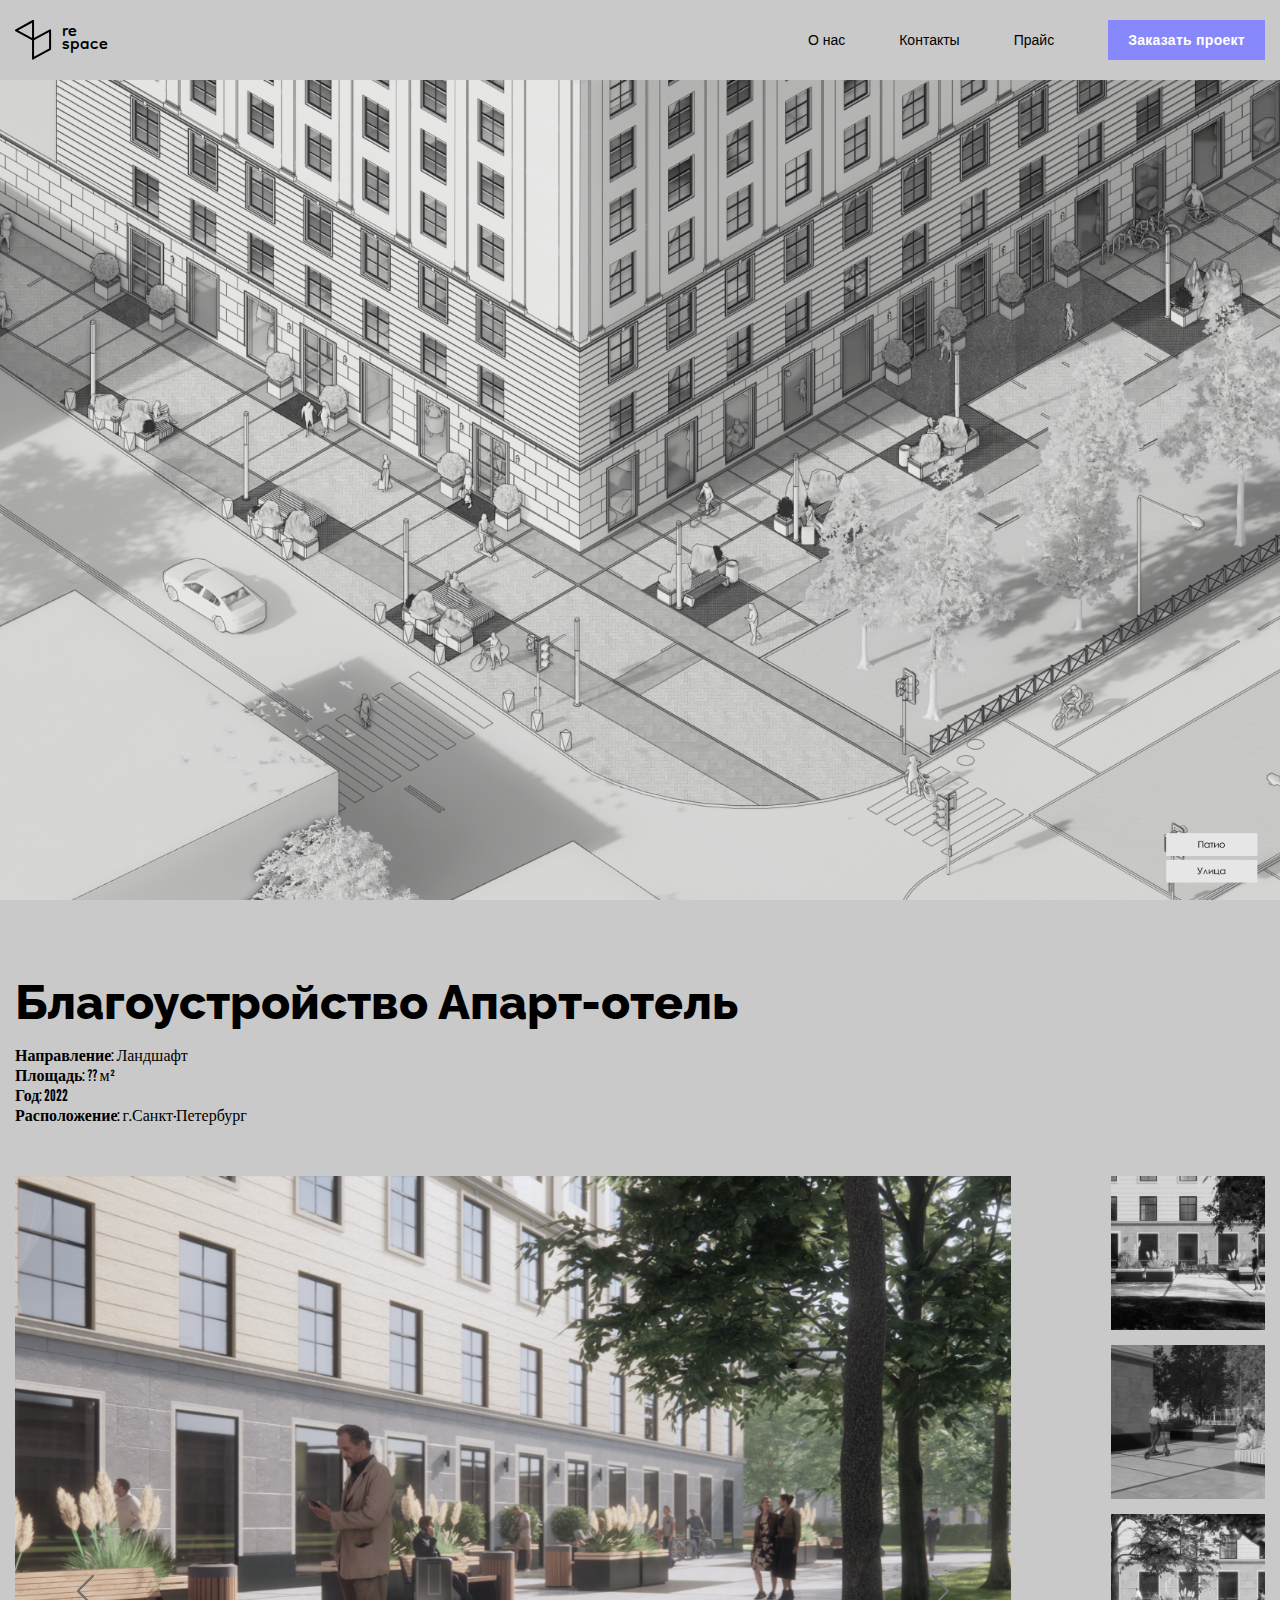
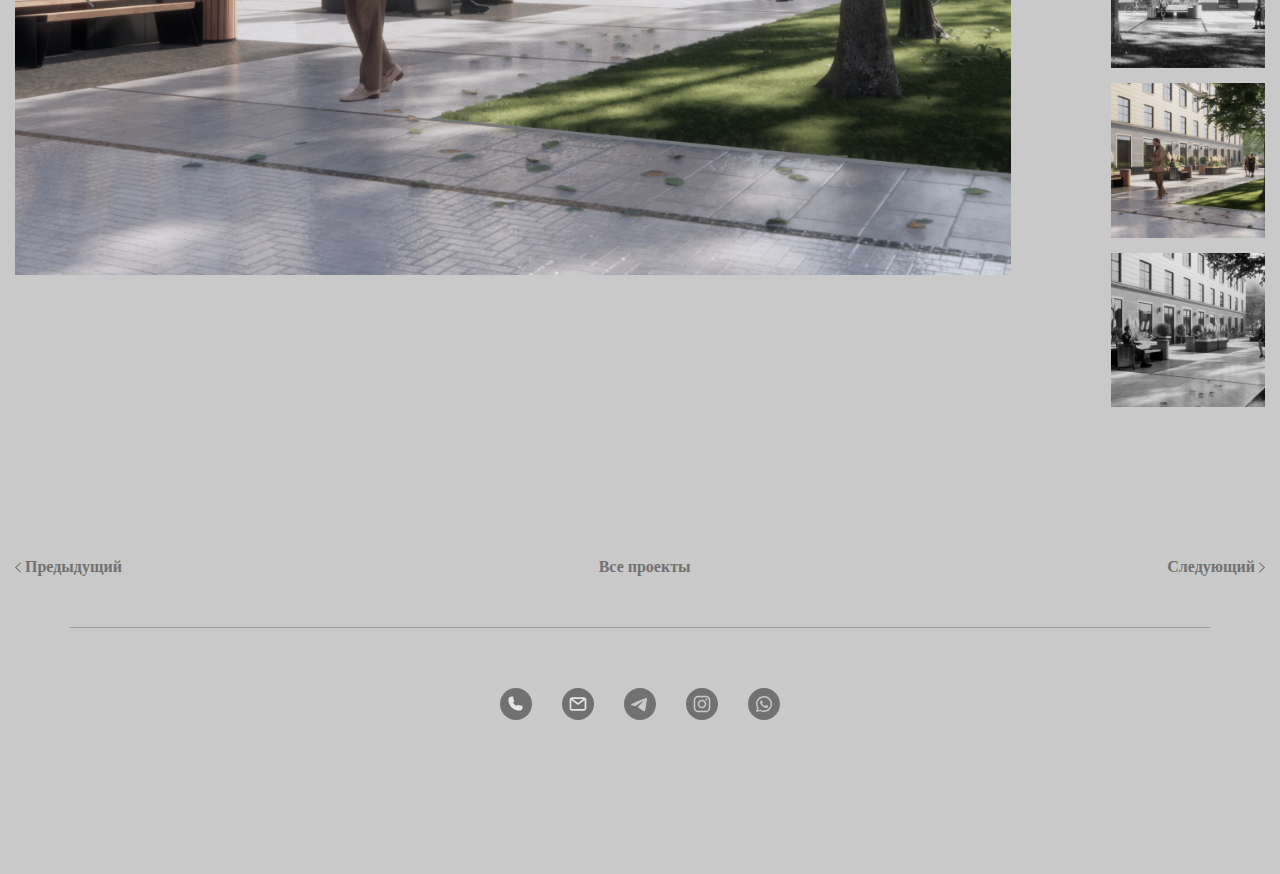
<file: blagoustrojstvo-apart-otel.html>
<!DOCTYPE html>
<html lang="en">

<head>
    <meta charset="UTF-8">
    <meta http-equiv="X-UA-Compatible" content="IE=edge">
    <meta name="viewport" content="width=device-width, initial-scale=1.0">
    <title>Апартаменты Лиговский сити</title>
    <link rel="stylesheet" href="./css/style.css">
</head>

<body>
    <header>
        <div class="container">
            <div class="header__nav">
                <a href="./index.html" class="header__nav-logo-link"><img src="./img/logo.svg" alt="Logo">
                    <div class="header__nav-logo-text">re space</div>
                </a>
                <nav class="nav__menu">
                    <a href="./about.html" class="nav__menu-link">О нас</a>
                    <a href="#!" class="nav__menu-link">Контакты</a>
                    <a href="./price.html" class="nav__menu-link">Прайс</a>
                    <a href="#!" class="nav__menu-link">Заказать проект</a>
                </nav>
                <button class="btn__menu">
                    <span class="btn__menu--elem"></span>
                </button>
                <nav class="nav__menu-mob">
                    <a href="./about.html" class="nav__menu-mob-link">О нас</a>
                    <a href="#!" class="nav__menu-mob-link">Контакты</a>
                    <a href="./price.html" class="nav__menu-mob-link">Прайс</a>
                    <a href="#!" class="nav__menu-mob-link">Заказать проект</a>
                </nav>
            </div>
        </div>
    </header>
    <main>
        <section class="hero">
            <img src="img/blagoustrojstvo-apart-otel.jpg" alt="" class="hero__img">
        </section>

        <section class="object">

            <div class="container">
                <div class="object__content">
                    <h1 class="object__title">Благоустройство Апарт-отель</h1>
                    <p class="object__description"><span>Направление:</span> Ландшафт</p>
                    <p class="object__description"><span>Площадь:</span> ?? м²</p>
                    <p class="object__description"><span>Год:</span> 2022</p>
                    <p class="object__description"><span>Расположение:</span> г.Санкт-Петербург</p>
                </div>
                <div class="object__slider">


                    <div class="slide"  id="slider">
                        <img src="./img/blagoustrojstvo-apart-otel-01.jpg" alt="" class="slide__img">
                        <img src="./img/blagoustrojstvo-apart-otel.jpg" alt="" class="slide__img">
                        <img src="./img/apartamenty-ariosto.jpg" alt="" class="slide__img">
                        <a href="#!" class="arrow__left" id="arrowLeft"><img src="./img/arrow-left.svg" alt=""></a>
                        <a href="#!" class="arrow__right" id="arrowRight"><img src="./img/arrow-right.svg" alt=""></a>
                    </div>

                    <div class="slide__nav">
                        <a href="#!" class="slide__nav-item"><img src="./img/blagoustrojstvo-apart-otel-small-01.jpg" alt=""></a>
                        <a href="#!" class="slide__nav-item"><img src="./img/blagoustrojstvo-apart-otel-small-02.jpg" alt=""></a>
                        <a href="#!" class="slide__nav-item"><img src="./img/blagoustrojstvo-apart-otel-small-03.jpg" alt=""></a>
                        <a href="#!" class="slide__nav-item"><img src="./img/blagoustrojstvo-apart-otel-small-04.jpg" alt=""></a>
                        <a href="#!" class="slide__nav-item"><img src="./img/blagoustrojstvo-apart-otel-small-05.jpg" alt=""></a>
                    </div>

                </div>
            </div>
        </section>

        <!-- <section сclass="plan">
            <div class="container">
                <div class="container__row">
                    <div class="plan__img">
                        <div class="plan__img-wrapper">
                            <img src="./img/blagoustrojstvo-apart-otel-plan.png" alt="" class="plan__img-img">
                            <img src="./img/blagoustrojstvo-apart-otel-scale.png" alt="" class="plan__img-scale">
                        </div>
                    </div>
                    <nav class="plan__nav">
                        <a href="#!" class="plan__nav-link">Аксонометрия</a>
                        <a href="#!" class="plan__nav-link">План помещения</a>
                        <a href="#!" class="plan__nav-link">Площадь м²</a>
                    </nav>
                </div>

            </div>
        </section> -->

        <section class="footer__navigation footer__navigation-padding">
            <div class="container">
                <nav class="footer__nav">
                    <a href="./sochi-otel-dom-l.html" class="footer__nav-link">Предыдущий</a>
                    <a href="/" class="footer__nav-link">Все проекты</a>
                    <a href="./sochi-otel-dom-s.html" class="footer__nav-link">Следующий</a>
                </nav>
            </div>
        </section>

    </main>



    <footer class="footer">
        <div class="container">
            <div class="footer__line"></div>
            <div class="footer__row-soc">
                <a href="#!" class="footer__soc-link">
                    <svg width="32" height="32" viewBox="0 0 32 32" xmlns="http://www.w3.org/2000/svg"
                        class="svg__link">
                        <circle cx="16" cy="16" r="16" />
                        <path
                            d="M19.3248 22.5847C16.4329 22.581 13.6605 21.4305 11.6156 19.3856C9.57072 17.3407 8.42025 14.5683 8.4165 11.6764C8.4165 10.8122 8.75979 9.98345 9.37085 9.37239C9.9819 8.76134 10.8107 8.41805 11.6748 8.41805C11.8578 8.41666 12.0405 8.43326 12.2203 8.46763C12.394 8.49335 12.5648 8.53605 12.7303 8.59513C12.8466 8.63595 12.9503 8.70644 13.031 8.79961C13.1118 8.89278 13.1668 9.00542 13.1907 9.12638L14.1611 13.3764C14.1872 13.4917 14.1841 13.6118 14.1519 13.7257C14.1198 13.8395 14.0596 13.9434 13.9769 14.028C13.8848 14.1272 13.8778 14.1343 13.0065 14.5876C13.7042 16.1182 14.9284 17.3474 16.4561 18.0514C16.9165 17.173 16.9236 17.166 17.0228 17.0739C17.1074 16.9912 17.2113 16.931 17.3252 16.8989C17.439 16.8667 17.5591 16.8636 17.6744 16.8897L21.9244 17.8601C22.0415 17.8873 22.1498 17.9438 22.239 18.0244C22.3282 18.1049 22.3955 18.2068 22.4344 18.3205C22.4942 18.4887 22.5392 18.6617 22.569 18.8376C22.5975 19.0157 22.6117 19.1957 22.6115 19.376C22.5984 20.2364 22.2455 21.0568 21.6297 21.658C21.014 22.2591 20.1854 22.5923 19.3248 22.5847Z" />
                    </svg>
                </a>

                <a href="#!" class="footer__soc-link">
                    <svg width="32" height="32" viewBox="0 0 32 32" fill="none" xmlns="http://www.w3.org/2000/svg"
                        class="svg__link">
                        <circle cx="16" cy="16" r="16" fill="#717171" />
                        <path
                            d="M21.8332 9.33203H10.1665C9.50346 9.33203 8.86758 9.59542 8.39874 10.0643C7.9299 10.5331 7.6665 11.169 7.6665 11.832V20.1654C7.6665 20.8284 7.9299 21.4643 8.39874 21.9331C8.86758 22.402 9.50346 22.6654 10.1665 22.6654H21.8332C22.4962 22.6654 23.1321 22.402 23.6009 21.9331C24.0698 21.4643 24.3332 20.8284 24.3332 20.1654V11.832C24.3332 11.169 24.0698 10.5331 23.6009 10.0643C23.1321 9.59542 22.4962 9.33203 21.8332 9.33203ZM21.2748 10.9987L15.9998 14.957L10.7248 10.9987H21.2748ZM21.8332 20.9987H10.1665C9.94549 20.9987 9.73353 20.9109 9.57725 20.7546C9.42097 20.5983 9.33317 20.3864 9.33317 20.1654V12.0404L15.4998 16.6654C15.6441 16.7735 15.8195 16.832 15.9998 16.832C16.1801 16.832 16.3556 16.7735 16.4998 16.6654L22.6665 12.0404V20.1654C22.6665 20.3864 22.5787 20.5983 22.4224 20.7546C22.2661 20.9109 22.0542 20.9987 21.8332 20.9987Z"
                            fill="#E6E6E6" />
                    </svg>
                </a>
                <a href="#!" class="footer__soc-link">
                    <svg width="32" height="32" viewBox="0 0 32 32" fill="none" xmlns="http://www.w3.org/2000/svg">
                        <path fill-rule="evenodd" clip-rule="evenodd"
                            d="M16 32C7.16344 32 0 24.8366 0 16C0 7.16344 7.16344 0 16 0C24.8366 0 32 7.16344 32 16C32 24.8366 24.8366 32 16 32ZM16.6919 12.0074C15.2589 12.6034 12.3949 13.8371 8.09992 15.7083C7.40248 15.9856 7.03714 16.257 7.00388 16.5223C6.94767 16.9706 7.50915 17.1472 8.27374 17.3876C8.37774 17.4203 8.4855 17.4542 8.59598 17.4901C9.34822 17.7346 10.3601 18.0207 10.8862 18.0321C11.3633 18.0424 11.8959 17.8457 12.4839 17.4419C16.4968 14.7331 18.5683 13.3639 18.6983 13.3344C18.7901 13.3136 18.9172 13.2874 19.0034 13.3639C19.0895 13.4405 19.0811 13.5855 19.0719 13.6244C19.0163 13.8615 16.8123 15.9106 15.6717 16.971C15.3161 17.3015 15.0639 17.536 15.0124 17.5896C14.8969 17.7096 14.7791 17.823 14.666 17.9321C13.9672 18.6058 13.4431 19.111 14.695 19.936C15.2967 20.3325 15.7781 20.6603 16.2584 20.9874C16.7829 21.3446 17.306 21.7009 17.9829 22.1446C18.1554 22.2576 18.3201 22.375 18.4805 22.4894C19.0909 22.9246 19.6393 23.3155 20.3168 23.2532C20.7105 23.217 21.1172 22.8468 21.3237 21.7427C21.8118 19.1335 22.7712 13.4801 22.9929 11.1505C23.0123 10.9464 22.9879 10.6851 22.9683 10.5705C22.9486 10.4558 22.9076 10.2924 22.7586 10.1715C22.582 10.0283 22.3095 9.99805 22.1877 10.0001C21.6335 10.01 20.7834 10.3056 16.6919 12.0074Z"
                            fill="#717171" />
                    </svg>
                </a>
                <a href="#!" class="footer__soc-link">
                    <svg width="32" height="32" viewBox="0 0 32 32" fill="none" xmlns="http://www.w3.org/2000/svg">
                        <path
                            d="M16 18.8C14.5 18.8 13.2 17.6 13.2 16C13.2 14.5 14.4 13.2 16 13.2C17.5 13.2 18.8 14.4 18.8 16C18.8 17.5 17.5 18.8 16 18.8Z"
                            fill="#717171" />
                        <path fill-rule="evenodd" clip-rule="evenodd"
                            d="M19.4 9.2H12.6C11.8 9.3 11.4 9.4 11.1 9.5C10.7 9.6 10.4 9.8 10.1 10.1C9.86261 10.3374 9.75045 10.5748 9.61489 10.8617C9.57916 10.9373 9.5417 11.0166 9.5 11.1C9.48453 11.1464 9.46667 11.1952 9.44752 11.2475C9.34291 11.5333 9.2 11.9238 9.2 12.6V19.4C9.3 20.2 9.4 20.6 9.5 20.9C9.6 21.3 9.8 21.6 10.1 21.9C10.3374 22.1374 10.5748 22.2495 10.8617 22.3851C10.9374 22.4209 11.0165 22.4583 11.1 22.5C11.1464 22.5155 11.1952 22.5333 11.2475 22.5525C11.5333 22.6571 11.9238 22.8 12.6 22.8H19.4C20.2 22.7 20.6 22.6 20.9 22.5C21.3 22.4 21.6 22.2 21.9 21.9C22.1374 21.6626 22.2495 21.4252 22.3851 21.1383C22.4209 21.0626 22.4583 20.9835 22.5 20.9C22.5155 20.8536 22.5333 20.8048 22.5525 20.7525C22.6571 20.4667 22.8 20.0762 22.8 19.4V12.6C22.7 11.8 22.6 11.4 22.5 11.1C22.4 10.7 22.2 10.4 21.9 10.1C21.6626 9.86261 21.4252 9.75045 21.1383 9.61488C21.0627 9.57918 20.9833 9.54167 20.9 9.5C20.8536 9.48453 20.8048 9.46666 20.7525 9.44752C20.4667 9.3429 20.0762 9.2 19.4 9.2ZM16 11.7C13.6 11.7 11.7 13.6 11.7 16C11.7 18.4 13.6 20.3 16 20.3C18.4 20.3 20.3 18.4 20.3 16C20.3 13.6 18.4 11.7 16 11.7ZM21.4 11.6C21.4 12.1523 20.9523 12.6 20.4 12.6C19.8477 12.6 19.4 12.1523 19.4 11.6C19.4 11.0477 19.8477 10.6 20.4 10.6C20.9523 10.6 21.4 11.0477 21.4 11.6Z"
                            fill="#717171" />
                        <path fill-rule="evenodd" clip-rule="evenodd"
                            d="M0 16C0 7.16344 7.16344 0 16 0C24.8366 0 32 7.16344 32 16C32 24.8366 24.8366 32 16 32C7.16344 32 0 24.8366 0 16ZM12.6 7.7H19.4C20.3 7.8 20.9 7.9 21.4 8.1C22 8.4 22.4 8.6 22.9 9.1C23.4 9.6 23.7 10.1 23.9 10.6C24.1 11.1 24.3 11.7 24.3 12.6V19.4C24.2 20.3 24.1 20.9 23.9 21.4C23.6 22 23.4 22.4 22.9 22.9C22.4 23.4 21.9 23.7 21.4 23.9C20.9 24.1 20.3 24.3 19.4 24.3H12.6C11.7 24.2 11.1 24.1 10.6 23.9C10 23.6 9.6 23.4 9.1 22.9C8.6 22.4 8.3 21.9 8.1 21.4C7.9 20.9 7.7 20.3 7.7 19.4V12.6C7.8 11.7 7.9 11.1 8.1 10.6C8.4 10 8.6 9.6 9.1 9.1C9.6 8.6 10.1 8.3 10.6 8.1C11.1 7.9 11.7 7.7 12.6 7.7Z"
                            fill="#717171" />
                    </svg>
                </a>
                <a href="#!" class="footer__soc-link">
                    <svg width="32" height="32" viewBox="0 0 32 32" fill="none" xmlns="http://www.w3.org/2000/svg">
                        <path fill-rule="evenodd" clip-rule="evenodd"
                            d="M12.6 21.7C13.6 22.3 14.8 22.6 16 22.6C19.7 22.6 22.6 19.6 22.6 16.1C22.6 14.3 22 12.7 20.7 11.4C19.4 10.2 17.8 9.5 16 9.5C12.4 9.5 9.39999 12.5 9.39999 16.1C9.39999 17.3 9.7 18.5 10.4 19.6L10.6 19.9L9.89999 22.3L12.4 21.6L12.6 21.7ZM18.2 17C18.4 17 19.4 17.5 19.6 17.6C19.6311 17.6156 19.6623 17.6287 19.6931 17.6417C19.8599 17.7121 20.0156 17.7779 20.1 18.2C20.2 18.2 20.2 18.6 20 19.1C19.9 19.5 19.1 20 18.7 20C18.6322 20 18.5673 20.0057 18.498 20.0119C18.1582 20.0419 17.712 20.0814 16.3 19.5C14.5475 18.799 13.3325 17.0999 12.9913 16.6228C12.9431 16.5554 12.9124 16.5124 12.9 16.5C12.883 16.466 12.8485 16.4116 12.8031 16.3399C12.5819 15.9906 12.1 15.2297 12.1 14.4C12.1 13.4 12.6 12.9 12.8 12.7C13 12.5 13.2 12.5 13.3 12.5H13.7C13.8 12.5 14 12.5 14.1 12.8C14.3 13.2 14.7 14.2 14.7 14.3C14.7 14.3333 14.7111 14.3667 14.7222 14.4C14.7445 14.4667 14.7667 14.5333 14.7 14.6C14.65 14.65 14.625 14.7 14.6 14.75C14.575 14.8 14.55 14.85 14.5 14.9L14.2 15.2C14.1 15.3 14 15.4 14.1 15.6C14.2 15.8 14.6 16.5 15.2 17C15.8751 17.5907 16.4078 17.8254 16.6778 17.9443C16.7278 17.9663 16.7688 17.9844 16.8 18C17 18 17.1 18 17.2 17.9C17.25 17.8 17.375 17.65 17.5 17.5C17.625 17.35 17.75 17.2 17.8 17.1C17.9 16.9 18 16.9 18.2 17Z"
                            fill="#717171" />
                        <path fill-rule="evenodd" clip-rule="evenodd"
                            d="M0 16C0 7.16344 7.16344 0 16 0C24.8366 0 32 7.16344 32 16C32 24.8366 24.8366 32 16 32C7.16344 32 0 24.8366 0 16ZM16 8C18.1 8 20.1 8.8 21.6 10.3C23.1 11.8 24 13.8 24 15.9C24 20.3 20.4 23.9 16 23.9C14.7 23.9 13.4 23.5 12.2 22.9L8 24L9.10001 20C8.40001 18.8 8 17.4 8 16C8 11.6 11.6 8 16 8Z"
                            fill="#717171" />
                    </svg>
                </a>
            </div>
        </div>
    </footer>
    <script src="./js/main.js"></script>
</body>

</html>
</file>
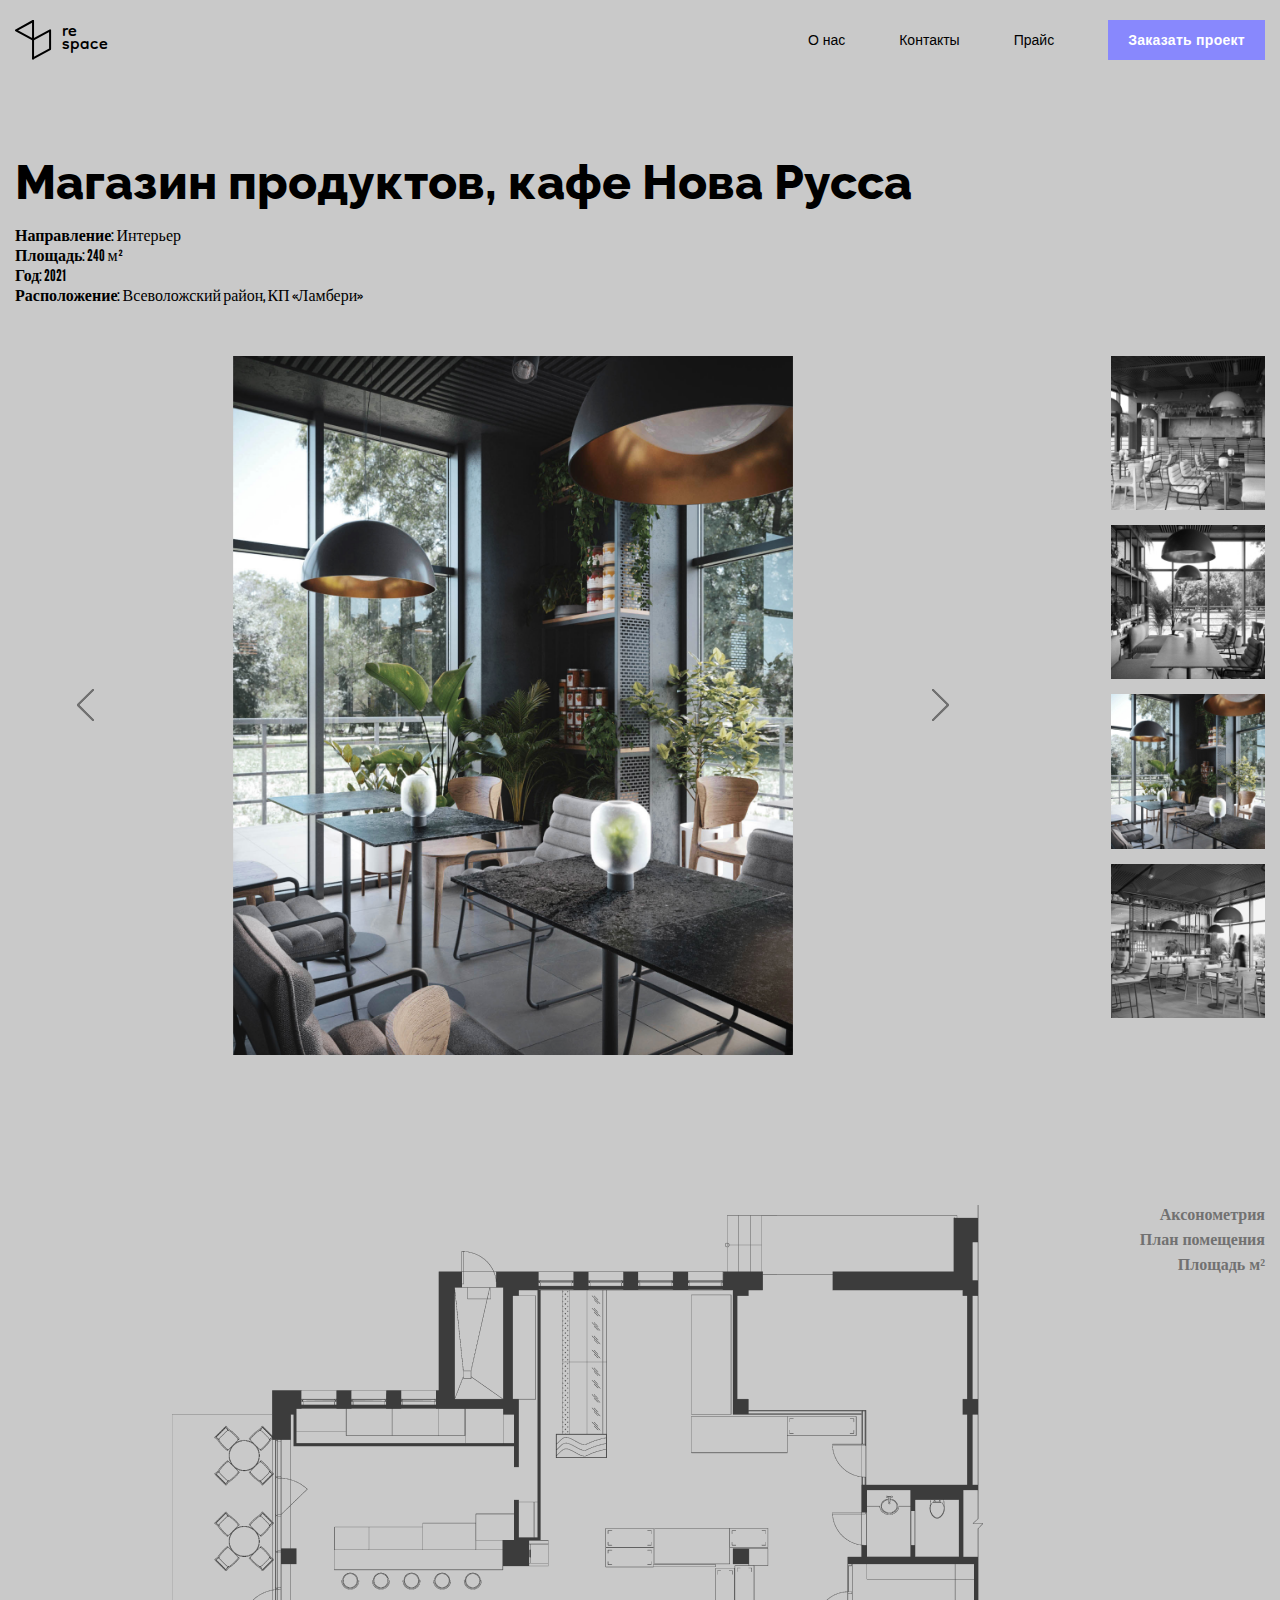
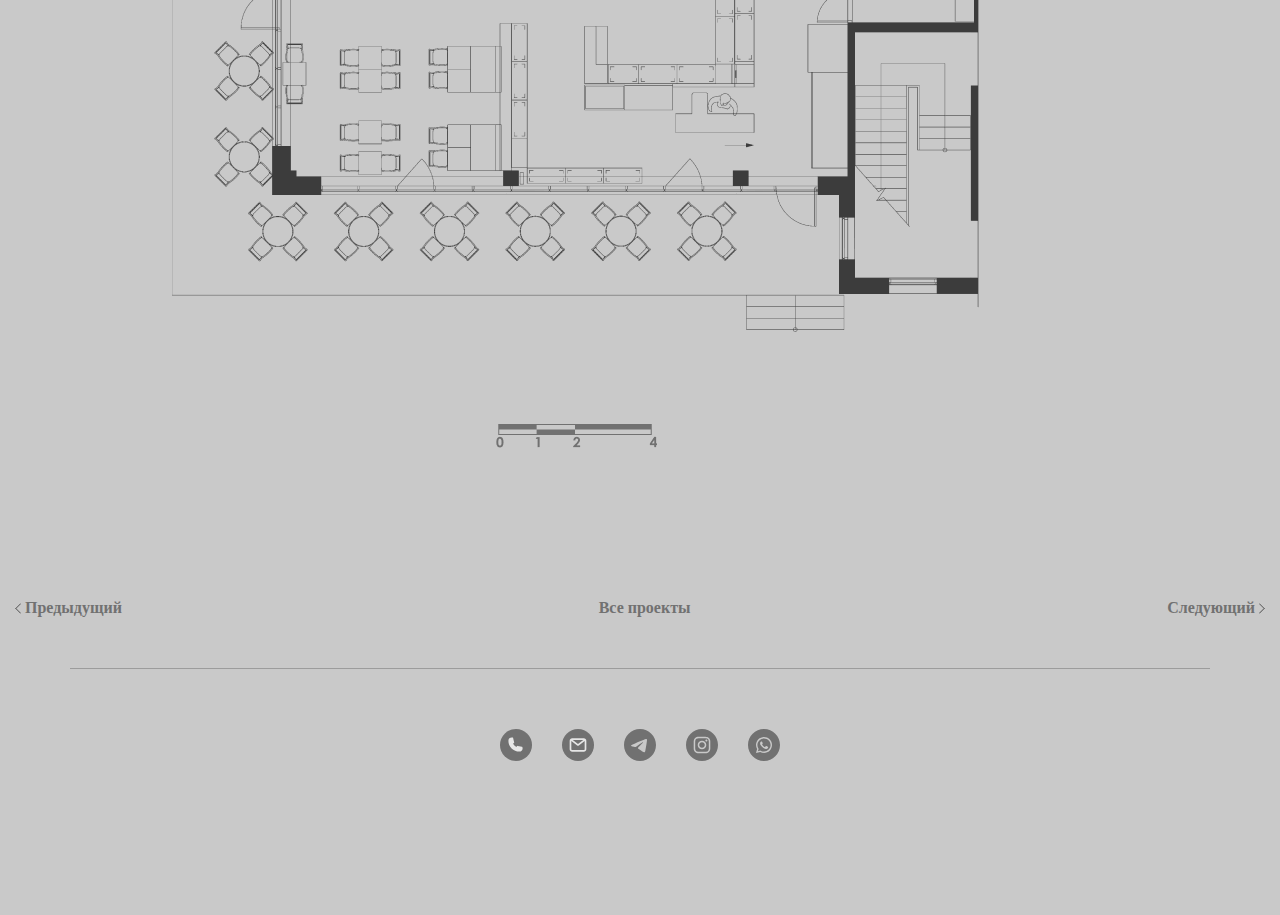
<file: kafe-magazin-lamberi.html>
<!DOCTYPE html>
<html lang="en">

<head>
    <meta charset="UTF-8">
    <meta http-equiv="X-UA-Compatible" content="IE=edge">
    <meta name="viewport" content="width=device-width, initial-scale=1.0">
    <title>Апартаменты Лиговский сити</title>
    <link rel="stylesheet" href="./css/style.css">
</head>

<body>
    <header>
        <div class="container">
            <div class="header__nav">
                <a href="./index.html" class="header__nav-logo-link"><img src="./img/logo.svg" alt="Logo">
                    <div class="header__nav-logo-text">re space</div>
                </a>
                <nav class="nav__menu">
                    <a href="./about.html" class="nav__menu-link">О нас</a>
                    <a href="#!" class="nav__menu-link">Контакты</a>
                    <a href="./price.html" class="nav__menu-link">Прайс</a>
                    <a href="#!" class="nav__menu-link">Заказать проект</a>
                </nav>
                <button class="btn__menu">
                    <span class="btn__menu--elem"></span>
                </button>
                <nav class="nav__menu-mob">
                    <a href="./about.html" class="nav__menu-mob-link">О нас</a>
                    <a href="#!" class="nav__menu-mob-link">Контакты</a>
                    <a href="./price.html" class="nav__menu-mob-link">Прайс</a>
                    <a href="#!" class="nav__menu-mob-link">Заказать проект</a>
                </nav>
            </div>
        </div>
    </header>
    <main>
        <!-- <section class="hero">
            <img src="img/kafe-magazin-lamberi-jpg" alt="" class="hero__img">
        </section> -->

        <section class="object">

            <div class="container">
                <div class="object__content">
                    <h1 class="object__title">Магазин продуктов, кафе Нова Русса</h1>
                    <p class="object__description"><span>Направление:</span> Интерьер</p>
                    <p class="object__description"><span>Площадь:</span> 240 м²</p>
                    <p class="object__description"><span>Год:</span> 2021</p>
                    <p class="object__description"><span>Расположение:</span> Всеволожский район, КП «Ламбери»</p>
                </div>
                <div class="object__slider">



                    <div class="slide"  id="slider">
                        <img src="./img/kafe-magazin-lamberi-01.png" alt="" class="slide__img">
                        <img src="./img/blagoustrojstvo-apart-otel.jpg" alt="" class="slide__img">
                        <img src="./img/apartamenty-ariosto.jpg" alt="" class="slide__img">
                        <a href="#!" class="arrow__left" id="arrowLeft"><img src="./img/arrow-left.svg" alt=""></a>
                        <a href="#!" class="arrow__right" id="arrowRight"><img src="./img/arrow-right.svg" alt=""></a>
                    </div>

                    <div class="slide__nav">
                        <a href="#!" class="slide__nav-item"><img src="./img/kafe-magazin-lamberi-small-01.jpg" alt=""></a>
                        <a href="#!" class="slide__nav-item"><img src="./img/kafe-magazin-lamberi-small-02.jpg" alt=""></a>
                        <a href="#!" class="slide__nav-item"><img src="./img/kafe-magazin-lamberi-small-03.jpg" alt=""></a>
                        <a href="#!" class="slide__nav-item"><img src="./img/kafe-magazin-lamberi-small-04.jpg" alt=""></a>
                        <!-- <a href="#!" class="slide__nav-item"><img src="./img/kafe-magazin-lamberi-small-05.jpg" alt=""></a> -->
                    </div>

                </div>
            </div>
        </section>

        <section сclass="plan">
            <div class="container">
                <div class="container__row">
                    <div class="plan__img">
                        <div class="plan__img-wrapper">
                            <img src="./img/kafe-magazin-lamberi-plan.png" alt="" class="plan__img-img">
                            <img src="./img/kafe-magazin-lamberi-scale.png" alt="" class="plan__img-scale">
                        </div>
                    </div>
                    <nav class="plan__nav">
                        <a href="#!" class="plan__nav-link">Аксонометрия</a>
                        <a href="#!" class="plan__nav-link">План помещения</a>
                        <a href="#!" class="plan__nav-link">Площадь м²</a>
                    </nav>
                </div>

            </div>
        </section>

        <section class="footer__navigation">
            <div class="container">
                <nav class="footer__nav">
                    <a href="./rajt-park-gostevoj-dom.html" class="footer__nav-link">Предыдущий</a>
                    <a href="/" class="footer__nav-link">Все проекты</a>
                    <a href="./sochi-otel-dom-l.html" class="footer__nav-link">Следующий</a>
                </nav>
            </div>
        </section>

    </main>



    <footer class="footer">
        <div class="container">
            <div class="footer__line"></div>
            <div class="footer__row-soc">
                <a href="#!" class="footer__soc-link">
                    <svg width="32" height="32" viewBox="0 0 32 32" xmlns="http://www.w3.org/2000/svg"
                        class="svg__link">
                        <circle cx="16" cy="16" r="16" />
                        <path
                            d="M19.3248 22.5847C16.4329 22.581 13.6605 21.4305 11.6156 19.3856C9.57072 17.3407 8.42025 14.5683 8.4165 11.6764C8.4165 10.8122 8.75979 9.98345 9.37085 9.37239C9.9819 8.76134 10.8107 8.41805 11.6748 8.41805C11.8578 8.41666 12.0405 8.43326 12.2203 8.46763C12.394 8.49335 12.5648 8.53605 12.7303 8.59513C12.8466 8.63595 12.9503 8.70644 13.031 8.79961C13.1118 8.89278 13.1668 9.00542 13.1907 9.12638L14.1611 13.3764C14.1872 13.4917 14.1841 13.6118 14.1519 13.7257C14.1198 13.8395 14.0596 13.9434 13.9769 14.028C13.8848 14.1272 13.8778 14.1343 13.0065 14.5876C13.7042 16.1182 14.9284 17.3474 16.4561 18.0514C16.9165 17.173 16.9236 17.166 17.0228 17.0739C17.1074 16.9912 17.2113 16.931 17.3252 16.8989C17.439 16.8667 17.5591 16.8636 17.6744 16.8897L21.9244 17.8601C22.0415 17.8873 22.1498 17.9438 22.239 18.0244C22.3282 18.1049 22.3955 18.2068 22.4344 18.3205C22.4942 18.4887 22.5392 18.6617 22.569 18.8376C22.5975 19.0157 22.6117 19.1957 22.6115 19.376C22.5984 20.2364 22.2455 21.0568 21.6297 21.658C21.014 22.2591 20.1854 22.5923 19.3248 22.5847Z" />
                    </svg>
                </a>

                <a href="#!" class="footer__soc-link">
                    <svg width="32" height="32" viewBox="0 0 32 32" fill="none" xmlns="http://www.w3.org/2000/svg"
                        class="svg__link">
                        <circle cx="16" cy="16" r="16" fill="#717171" />
                        <path
                            d="M21.8332 9.33203H10.1665C9.50346 9.33203 8.86758 9.59542 8.39874 10.0643C7.9299 10.5331 7.6665 11.169 7.6665 11.832V20.1654C7.6665 20.8284 7.9299 21.4643 8.39874 21.9331C8.86758 22.402 9.50346 22.6654 10.1665 22.6654H21.8332C22.4962 22.6654 23.1321 22.402 23.6009 21.9331C24.0698 21.4643 24.3332 20.8284 24.3332 20.1654V11.832C24.3332 11.169 24.0698 10.5331 23.6009 10.0643C23.1321 9.59542 22.4962 9.33203 21.8332 9.33203ZM21.2748 10.9987L15.9998 14.957L10.7248 10.9987H21.2748ZM21.8332 20.9987H10.1665C9.94549 20.9987 9.73353 20.9109 9.57725 20.7546C9.42097 20.5983 9.33317 20.3864 9.33317 20.1654V12.0404L15.4998 16.6654C15.6441 16.7735 15.8195 16.832 15.9998 16.832C16.1801 16.832 16.3556 16.7735 16.4998 16.6654L22.6665 12.0404V20.1654C22.6665 20.3864 22.5787 20.5983 22.4224 20.7546C22.2661 20.9109 22.0542 20.9987 21.8332 20.9987Z"
                            fill="#E6E6E6" />
                    </svg>
                </a>
                <a href="#!" class="footer__soc-link">
                    <svg width="32" height="32" viewBox="0 0 32 32" fill="none" xmlns="http://www.w3.org/2000/svg">
                        <path fill-rule="evenodd" clip-rule="evenodd"
                            d="M16 32C7.16344 32 0 24.8366 0 16C0 7.16344 7.16344 0 16 0C24.8366 0 32 7.16344 32 16C32 24.8366 24.8366 32 16 32ZM16.6919 12.0074C15.2589 12.6034 12.3949 13.8371 8.09992 15.7083C7.40248 15.9856 7.03714 16.257 7.00388 16.5223C6.94767 16.9706 7.50915 17.1472 8.27374 17.3876C8.37774 17.4203 8.4855 17.4542 8.59598 17.4901C9.34822 17.7346 10.3601 18.0207 10.8862 18.0321C11.3633 18.0424 11.8959 17.8457 12.4839 17.4419C16.4968 14.7331 18.5683 13.3639 18.6983 13.3344C18.7901 13.3136 18.9172 13.2874 19.0034 13.3639C19.0895 13.4405 19.0811 13.5855 19.0719 13.6244C19.0163 13.8615 16.8123 15.9106 15.6717 16.971C15.3161 17.3015 15.0639 17.536 15.0124 17.5896C14.8969 17.7096 14.7791 17.823 14.666 17.9321C13.9672 18.6058 13.4431 19.111 14.695 19.936C15.2967 20.3325 15.7781 20.6603 16.2584 20.9874C16.7829 21.3446 17.306 21.7009 17.9829 22.1446C18.1554 22.2576 18.3201 22.375 18.4805 22.4894C19.0909 22.9246 19.6393 23.3155 20.3168 23.2532C20.7105 23.217 21.1172 22.8468 21.3237 21.7427C21.8118 19.1335 22.7712 13.4801 22.9929 11.1505C23.0123 10.9464 22.9879 10.6851 22.9683 10.5705C22.9486 10.4558 22.9076 10.2924 22.7586 10.1715C22.582 10.0283 22.3095 9.99805 22.1877 10.0001C21.6335 10.01 20.7834 10.3056 16.6919 12.0074Z"
                            fill="#717171" />
                    </svg>
                </a>
                <a href="#!" class="footer__soc-link">
                    <svg width="32" height="32" viewBox="0 0 32 32" fill="none" xmlns="http://www.w3.org/2000/svg">
                        <path
                            d="M16 18.8C14.5 18.8 13.2 17.6 13.2 16C13.2 14.5 14.4 13.2 16 13.2C17.5 13.2 18.8 14.4 18.8 16C18.8 17.5 17.5 18.8 16 18.8Z"
                            fill="#717171" />
                        <path fill-rule="evenodd" clip-rule="evenodd"
                            d="M19.4 9.2H12.6C11.8 9.3 11.4 9.4 11.1 9.5C10.7 9.6 10.4 9.8 10.1 10.1C9.86261 10.3374 9.75045 10.5748 9.61489 10.8617C9.57916 10.9373 9.5417 11.0166 9.5 11.1C9.48453 11.1464 9.46667 11.1952 9.44752 11.2475C9.34291 11.5333 9.2 11.9238 9.2 12.6V19.4C9.3 20.2 9.4 20.6 9.5 20.9C9.6 21.3 9.8 21.6 10.1 21.9C10.3374 22.1374 10.5748 22.2495 10.8617 22.3851C10.9374 22.4209 11.0165 22.4583 11.1 22.5C11.1464 22.5155 11.1952 22.5333 11.2475 22.5525C11.5333 22.6571 11.9238 22.8 12.6 22.8H19.4C20.2 22.7 20.6 22.6 20.9 22.5C21.3 22.4 21.6 22.2 21.9 21.9C22.1374 21.6626 22.2495 21.4252 22.3851 21.1383C22.4209 21.0626 22.4583 20.9835 22.5 20.9C22.5155 20.8536 22.5333 20.8048 22.5525 20.7525C22.6571 20.4667 22.8 20.0762 22.8 19.4V12.6C22.7 11.8 22.6 11.4 22.5 11.1C22.4 10.7 22.2 10.4 21.9 10.1C21.6626 9.86261 21.4252 9.75045 21.1383 9.61488C21.0627 9.57918 20.9833 9.54167 20.9 9.5C20.8536 9.48453 20.8048 9.46666 20.7525 9.44752C20.4667 9.3429 20.0762 9.2 19.4 9.2ZM16 11.7C13.6 11.7 11.7 13.6 11.7 16C11.7 18.4 13.6 20.3 16 20.3C18.4 20.3 20.3 18.4 20.3 16C20.3 13.6 18.4 11.7 16 11.7ZM21.4 11.6C21.4 12.1523 20.9523 12.6 20.4 12.6C19.8477 12.6 19.4 12.1523 19.4 11.6C19.4 11.0477 19.8477 10.6 20.4 10.6C20.9523 10.6 21.4 11.0477 21.4 11.6Z"
                            fill="#717171" />
                        <path fill-rule="evenodd" clip-rule="evenodd"
                            d="M0 16C0 7.16344 7.16344 0 16 0C24.8366 0 32 7.16344 32 16C32 24.8366 24.8366 32 16 32C7.16344 32 0 24.8366 0 16ZM12.6 7.7H19.4C20.3 7.8 20.9 7.9 21.4 8.1C22 8.4 22.4 8.6 22.9 9.1C23.4 9.6 23.7 10.1 23.9 10.6C24.1 11.1 24.3 11.7 24.3 12.6V19.4C24.2 20.3 24.1 20.9 23.9 21.4C23.6 22 23.4 22.4 22.9 22.9C22.4 23.4 21.9 23.7 21.4 23.9C20.9 24.1 20.3 24.3 19.4 24.3H12.6C11.7 24.2 11.1 24.1 10.6 23.9C10 23.6 9.6 23.4 9.1 22.9C8.6 22.4 8.3 21.9 8.1 21.4C7.9 20.9 7.7 20.3 7.7 19.4V12.6C7.8 11.7 7.9 11.1 8.1 10.6C8.4 10 8.6 9.6 9.1 9.1C9.6 8.6 10.1 8.3 10.6 8.1C11.1 7.9 11.7 7.7 12.6 7.7Z"
                            fill="#717171" />
                    </svg>
                </a>
                <a href="#!" class="footer__soc-link">
                    <svg width="32" height="32" viewBox="0 0 32 32" fill="none" xmlns="http://www.w3.org/2000/svg">
                        <path fill-rule="evenodd" clip-rule="evenodd"
                            d="M12.6 21.7C13.6 22.3 14.8 22.6 16 22.6C19.7 22.6 22.6 19.6 22.6 16.1C22.6 14.3 22 12.7 20.7 11.4C19.4 10.2 17.8 9.5 16 9.5C12.4 9.5 9.39999 12.5 9.39999 16.1C9.39999 17.3 9.7 18.5 10.4 19.6L10.6 19.9L9.89999 22.3L12.4 21.6L12.6 21.7ZM18.2 17C18.4 17 19.4 17.5 19.6 17.6C19.6311 17.6156 19.6623 17.6287 19.6931 17.6417C19.8599 17.7121 20.0156 17.7779 20.1 18.2C20.2 18.2 20.2 18.6 20 19.1C19.9 19.5 19.1 20 18.7 20C18.6322 20 18.5673 20.0057 18.498 20.0119C18.1582 20.0419 17.712 20.0814 16.3 19.5C14.5475 18.799 13.3325 17.0999 12.9913 16.6228C12.9431 16.5554 12.9124 16.5124 12.9 16.5C12.883 16.466 12.8485 16.4116 12.8031 16.3399C12.5819 15.9906 12.1 15.2297 12.1 14.4C12.1 13.4 12.6 12.9 12.8 12.7C13 12.5 13.2 12.5 13.3 12.5H13.7C13.8 12.5 14 12.5 14.1 12.8C14.3 13.2 14.7 14.2 14.7 14.3C14.7 14.3333 14.7111 14.3667 14.7222 14.4C14.7445 14.4667 14.7667 14.5333 14.7 14.6C14.65 14.65 14.625 14.7 14.6 14.75C14.575 14.8 14.55 14.85 14.5 14.9L14.2 15.2C14.1 15.3 14 15.4 14.1 15.6C14.2 15.8 14.6 16.5 15.2 17C15.8751 17.5907 16.4078 17.8254 16.6778 17.9443C16.7278 17.9663 16.7688 17.9844 16.8 18C17 18 17.1 18 17.2 17.9C17.25 17.8 17.375 17.65 17.5 17.5C17.625 17.35 17.75 17.2 17.8 17.1C17.9 16.9 18 16.9 18.2 17Z"
                            fill="#717171" />
                        <path fill-rule="evenodd" clip-rule="evenodd"
                            d="M0 16C0 7.16344 7.16344 0 16 0C24.8366 0 32 7.16344 32 16C32 24.8366 24.8366 32 16 32C7.16344 32 0 24.8366 0 16ZM16 8C18.1 8 20.1 8.8 21.6 10.3C23.1 11.8 24 13.8 24 15.9C24 20.3 20.4 23.9 16 23.9C14.7 23.9 13.4 23.5 12.2 22.9L8 24L9.10001 20C8.40001 18.8 8 17.4 8 16C8 11.6 11.6 8 16 8Z"
                            fill="#717171" />
                    </svg>
                </a>
            </div>
        </div>
    </footer>
    <script src="./js/main.js"></script>
</body>

</html>
</file>
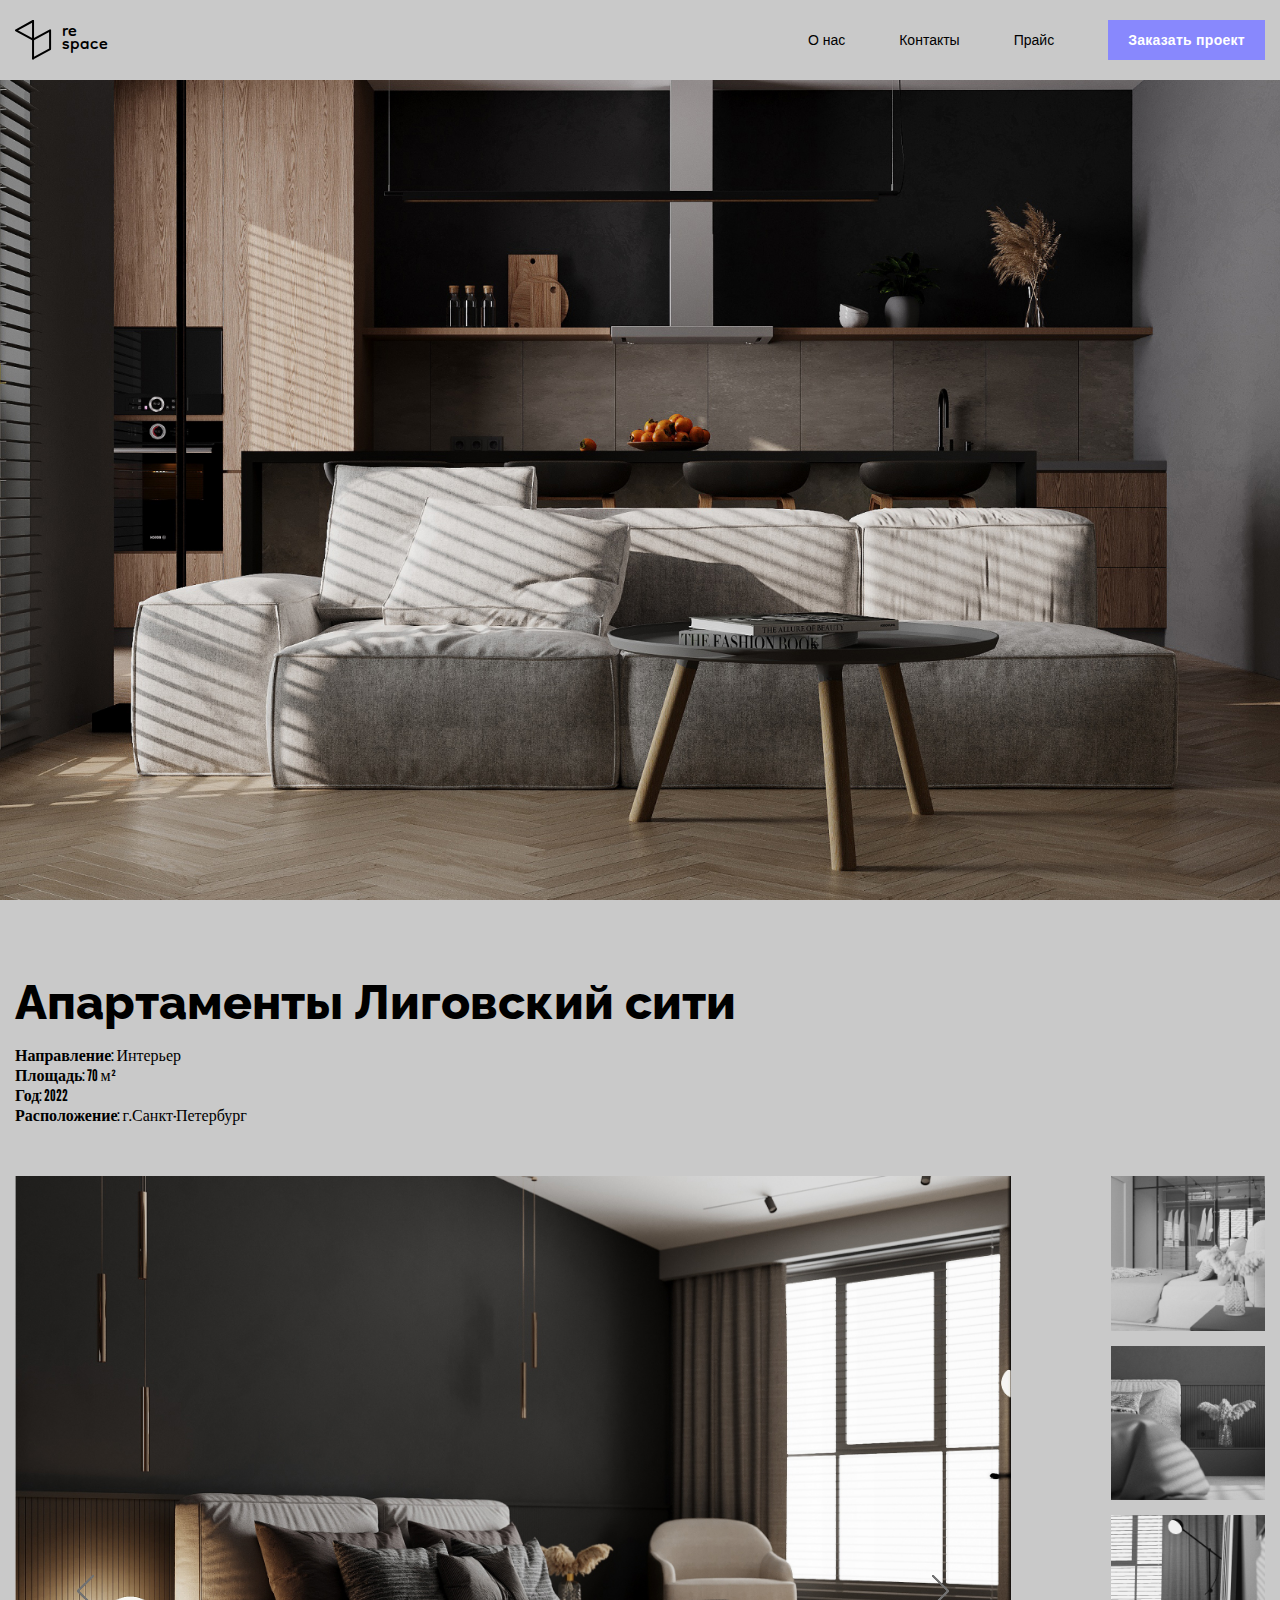
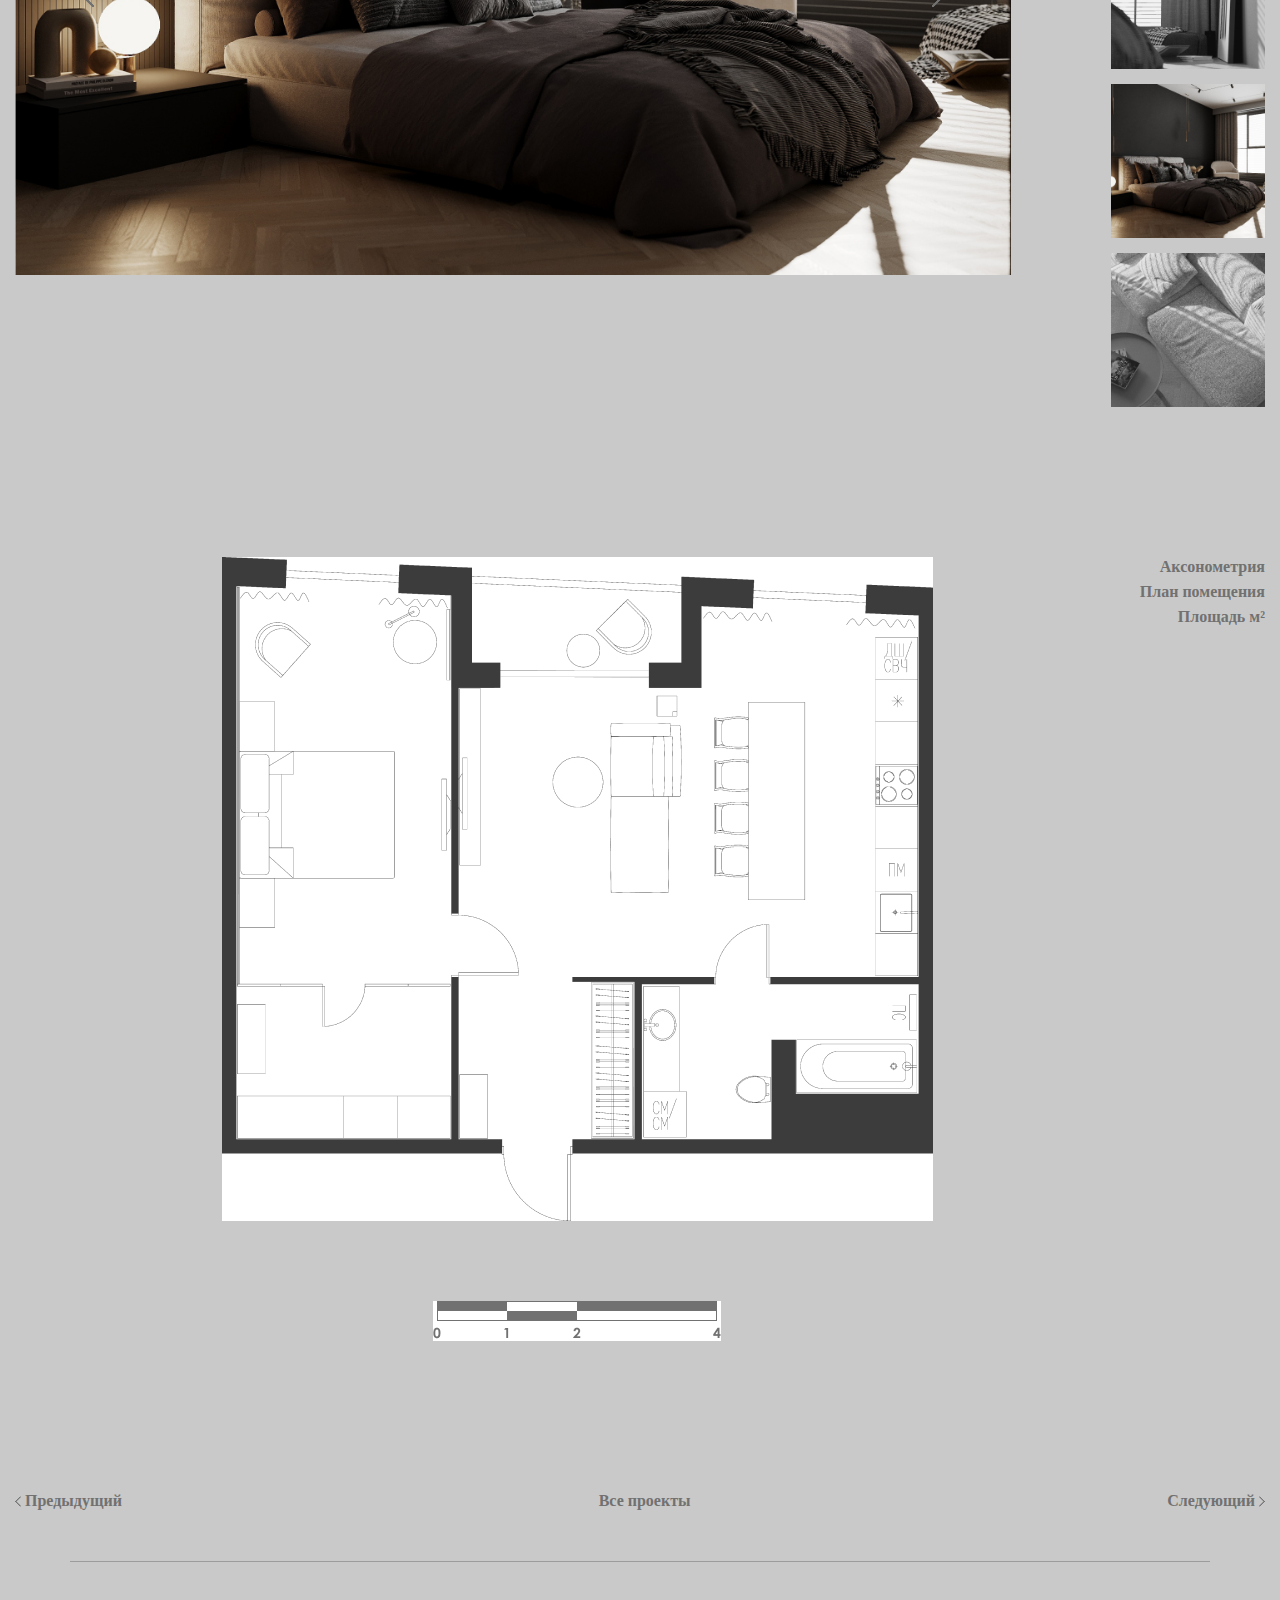
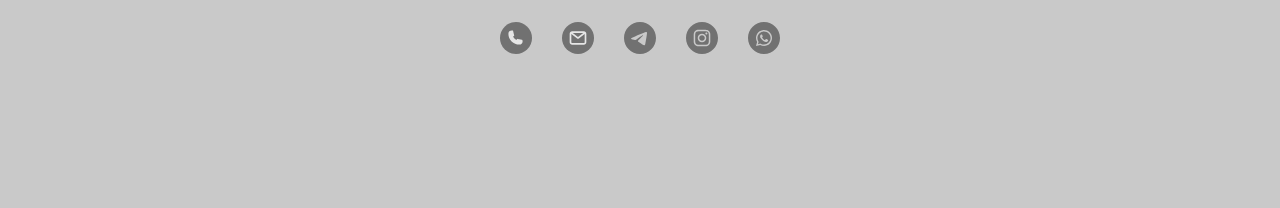
<file: ligovskiy.html>
<!DOCTYPE html>
<html lang="en">

<head>
    <meta charset="UTF-8">
    <meta http-equiv="X-UA-Compatible" content="IE=edge">
    <meta name="viewport" content="width=device-width, initial-scale=1.0">
    <title>Апартаменты Лиговский сити</title>
    <link rel="stylesheet" href="./css/style.css">
</head>

<body>
    <header>
        <div class="container">
            <div class="header__nav">
                <a href="./index.html" class="header__nav-logo-link"><img src="./img/logo.svg" alt="Logo">
                    <div class="header__nav-logo-text">re space</div>
                </a>
                <nav class="nav__menu">
                    <a href="./about.html" class="nav__menu-link">О нас</a>
                    <a href="#!" class="nav__menu-link">Контакты</a>
                    <a href="./price.html" class="nav__menu-link">Прайс</a>
                    <a href="#!" class="nav__menu-link">Заказать проект</a>
                </nav>
                <button class="btn__menu">
                    <span class="btn__menu--elem"></span>
                </button>
                <nav class="nav__menu-mob">
                    <a href="./about.html" class="nav__menu-mob-link">О нас</a>
                    <a href="#!" class="nav__menu-mob-link">Контакты</a>
                    <a href="./price.html" class="nav__menu-mob-link">Прайс</a>
                    <a href="#!" class="nav__menu-mob-link">Заказать проект</a>
                </nav>
            </div>
        </div>
    </header>
    <main>
        <section class="hero">
            <img src="img/ligovskiy.jpg" alt="" class="hero__img">
        </section>

        <section class="object">

            <div class="container">
                <div class="object__content">
                    <h1 class="object__title">Апартаменты Лиговский сити</h1>
                    <p class="object__description"><span>Направление:</span> Интерьер</p>
                    <p class="object__description"><span>Площадь:</span> 70 м²</p>
                    <p class="object__description"><span>Год:</span> 2022</p>
                    <p class="object__description"><span>Расположение:</span> г.Санкт-Петербург</p>
                </div>
                <div class="object__slider">

                    <div class="slide"  id="slider">
                        <img src="./img/lig-01.jpg" alt="" class="slide__img">
                        <img src="./img/blagoustrojstvo-apart-otel.jpg" alt="" class="slide__img">
                        <img src="./img/apartamenty-ariosto.jpg" alt="" class="slide__img">
                        <a href="#!" class="arrow__left" id="arrowLeft"><img src="./img/arrow-left.svg" alt=""></a>
                        <a href="#!" class="arrow__right" id="arrowRight"><img src="./img/arrow-right.svg" alt=""></a>
                    </div>

                    <div class="slide__nav">
                        <a href="#!" class="slide__nav-item"><img src="./img/lig-small-01.jpg" alt=""></a>
                        <a href="#!" class="slide__nav-item"><img src="./img/lig-small-02.jpg" alt=""></a>
                        <a href="#!" class="slide__nav-item"><img src="./img/lig-small-03.jpg" alt=""></a>
                        <a href="#!" class="slide__nav-item"><img src="./img/lig-small-04.jpg" alt=""></a>
                        <a href="#!" class="slide__nav-item"><img src="./img/lig-small-05.jpg" alt=""></a>
                    </div>

                </div>
            </div>
        </section>

        <section сclass="plan">
            <div class="container">
                <div class="container__row">
                    <div class="plan__img">
                        <div class="plan__img-wrapper">
                            <img src="./img/ligovskiy-plan.jpg" alt="" class="plan__img-img">
                            <img src="./img/ligovskiy-scale.jpg" alt="" class="plan__img-scale">
                        </div>
                    </div>
                    <nav class="plan__nav">
                        <a href="#!" class="plan__nav-link">Аксонометрия</a>
                        <a href="#!" class="plan__nav-link">План помещения</a>
                        <a href="#!" class="plan__nav-link">Площадь м²</a>
                    </nav>
                </div>

            </div>
        </section>

        <section class="footer__navigation">
            <div class="container">
                <nav class="footer__nav">
                    <a href="./petra.html" class="footer__nav-link">Предыдущий</a>
                    <a href="./" class="footer__nav-link">Все проекты</a>
                    <a href="./rajt-park-gostevoj-dom.html" class="footer__nav-link">Следующий</a>
                </nav>
            </div>
        </section>

    </main>



    <footer class="footer">
        <div class="container">
            <div class="footer__line"></div>
            <div class="footer__row-soc">
                <a href="#!" class="footer__soc-link">
                    <svg width="32" height="32" viewBox="0 0 32 32" xmlns="http://www.w3.org/2000/svg"
                        class="svg__link">
                        <circle cx="16" cy="16" r="16" />
                        <path
                            d="M19.3248 22.5847C16.4329 22.581 13.6605 21.4305 11.6156 19.3856C9.57072 17.3407 8.42025 14.5683 8.4165 11.6764C8.4165 10.8122 8.75979 9.98345 9.37085 9.37239C9.9819 8.76134 10.8107 8.41805 11.6748 8.41805C11.8578 8.41666 12.0405 8.43326 12.2203 8.46763C12.394 8.49335 12.5648 8.53605 12.7303 8.59513C12.8466 8.63595 12.9503 8.70644 13.031 8.79961C13.1118 8.89278 13.1668 9.00542 13.1907 9.12638L14.1611 13.3764C14.1872 13.4917 14.1841 13.6118 14.1519 13.7257C14.1198 13.8395 14.0596 13.9434 13.9769 14.028C13.8848 14.1272 13.8778 14.1343 13.0065 14.5876C13.7042 16.1182 14.9284 17.3474 16.4561 18.0514C16.9165 17.173 16.9236 17.166 17.0228 17.0739C17.1074 16.9912 17.2113 16.931 17.3252 16.8989C17.439 16.8667 17.5591 16.8636 17.6744 16.8897L21.9244 17.8601C22.0415 17.8873 22.1498 17.9438 22.239 18.0244C22.3282 18.1049 22.3955 18.2068 22.4344 18.3205C22.4942 18.4887 22.5392 18.6617 22.569 18.8376C22.5975 19.0157 22.6117 19.1957 22.6115 19.376C22.5984 20.2364 22.2455 21.0568 21.6297 21.658C21.014 22.2591 20.1854 22.5923 19.3248 22.5847Z" />
                    </svg>
                </a>

                <a href="#!" class="footer__soc-link">
                    <svg width="32" height="32" viewBox="0 0 32 32" fill="none" xmlns="http://www.w3.org/2000/svg"
                        class="svg__link">
                        <circle cx="16" cy="16" r="16" fill="#717171" />
                        <path
                            d="M21.8332 9.33203H10.1665C9.50346 9.33203 8.86758 9.59542 8.39874 10.0643C7.9299 10.5331 7.6665 11.169 7.6665 11.832V20.1654C7.6665 20.8284 7.9299 21.4643 8.39874 21.9331C8.86758 22.402 9.50346 22.6654 10.1665 22.6654H21.8332C22.4962 22.6654 23.1321 22.402 23.6009 21.9331C24.0698 21.4643 24.3332 20.8284 24.3332 20.1654V11.832C24.3332 11.169 24.0698 10.5331 23.6009 10.0643C23.1321 9.59542 22.4962 9.33203 21.8332 9.33203ZM21.2748 10.9987L15.9998 14.957L10.7248 10.9987H21.2748ZM21.8332 20.9987H10.1665C9.94549 20.9987 9.73353 20.9109 9.57725 20.7546C9.42097 20.5983 9.33317 20.3864 9.33317 20.1654V12.0404L15.4998 16.6654C15.6441 16.7735 15.8195 16.832 15.9998 16.832C16.1801 16.832 16.3556 16.7735 16.4998 16.6654L22.6665 12.0404V20.1654C22.6665 20.3864 22.5787 20.5983 22.4224 20.7546C22.2661 20.9109 22.0542 20.9987 21.8332 20.9987Z"
                            fill="#E6E6E6" />
                    </svg>
                </a>
                <a href="#!" class="footer__soc-link">
                    <svg width="32" height="32" viewBox="0 0 32 32" fill="none" xmlns="http://www.w3.org/2000/svg">
                        <path fill-rule="evenodd" clip-rule="evenodd"
                            d="M16 32C7.16344 32 0 24.8366 0 16C0 7.16344 7.16344 0 16 0C24.8366 0 32 7.16344 32 16C32 24.8366 24.8366 32 16 32ZM16.6919 12.0074C15.2589 12.6034 12.3949 13.8371 8.09992 15.7083C7.40248 15.9856 7.03714 16.257 7.00388 16.5223C6.94767 16.9706 7.50915 17.1472 8.27374 17.3876C8.37774 17.4203 8.4855 17.4542 8.59598 17.4901C9.34822 17.7346 10.3601 18.0207 10.8862 18.0321C11.3633 18.0424 11.8959 17.8457 12.4839 17.4419C16.4968 14.7331 18.5683 13.3639 18.6983 13.3344C18.7901 13.3136 18.9172 13.2874 19.0034 13.3639C19.0895 13.4405 19.0811 13.5855 19.0719 13.6244C19.0163 13.8615 16.8123 15.9106 15.6717 16.971C15.3161 17.3015 15.0639 17.536 15.0124 17.5896C14.8969 17.7096 14.7791 17.823 14.666 17.9321C13.9672 18.6058 13.4431 19.111 14.695 19.936C15.2967 20.3325 15.7781 20.6603 16.2584 20.9874C16.7829 21.3446 17.306 21.7009 17.9829 22.1446C18.1554 22.2576 18.3201 22.375 18.4805 22.4894C19.0909 22.9246 19.6393 23.3155 20.3168 23.2532C20.7105 23.217 21.1172 22.8468 21.3237 21.7427C21.8118 19.1335 22.7712 13.4801 22.9929 11.1505C23.0123 10.9464 22.9879 10.6851 22.9683 10.5705C22.9486 10.4558 22.9076 10.2924 22.7586 10.1715C22.582 10.0283 22.3095 9.99805 22.1877 10.0001C21.6335 10.01 20.7834 10.3056 16.6919 12.0074Z"
                            fill="#717171" />
                    </svg>
                </a>
                <a href="#!" class="footer__soc-link">
                    <svg width="32" height="32" viewBox="0 0 32 32" fill="none" xmlns="http://www.w3.org/2000/svg">
                        <path
                            d="M16 18.8C14.5 18.8 13.2 17.6 13.2 16C13.2 14.5 14.4 13.2 16 13.2C17.5 13.2 18.8 14.4 18.8 16C18.8 17.5 17.5 18.8 16 18.8Z"
                            fill="#717171" />
                        <path fill-rule="evenodd" clip-rule="evenodd"
                            d="M19.4 9.2H12.6C11.8 9.3 11.4 9.4 11.1 9.5C10.7 9.6 10.4 9.8 10.1 10.1C9.86261 10.3374 9.75045 10.5748 9.61489 10.8617C9.57916 10.9373 9.5417 11.0166 9.5 11.1C9.48453 11.1464 9.46667 11.1952 9.44752 11.2475C9.34291 11.5333 9.2 11.9238 9.2 12.6V19.4C9.3 20.2 9.4 20.6 9.5 20.9C9.6 21.3 9.8 21.6 10.1 21.9C10.3374 22.1374 10.5748 22.2495 10.8617 22.3851C10.9374 22.4209 11.0165 22.4583 11.1 22.5C11.1464 22.5155 11.1952 22.5333 11.2475 22.5525C11.5333 22.6571 11.9238 22.8 12.6 22.8H19.4C20.2 22.7 20.6 22.6 20.9 22.5C21.3 22.4 21.6 22.2 21.9 21.9C22.1374 21.6626 22.2495 21.4252 22.3851 21.1383C22.4209 21.0626 22.4583 20.9835 22.5 20.9C22.5155 20.8536 22.5333 20.8048 22.5525 20.7525C22.6571 20.4667 22.8 20.0762 22.8 19.4V12.6C22.7 11.8 22.6 11.4 22.5 11.1C22.4 10.7 22.2 10.4 21.9 10.1C21.6626 9.86261 21.4252 9.75045 21.1383 9.61488C21.0627 9.57918 20.9833 9.54167 20.9 9.5C20.8536 9.48453 20.8048 9.46666 20.7525 9.44752C20.4667 9.3429 20.0762 9.2 19.4 9.2ZM16 11.7C13.6 11.7 11.7 13.6 11.7 16C11.7 18.4 13.6 20.3 16 20.3C18.4 20.3 20.3 18.4 20.3 16C20.3 13.6 18.4 11.7 16 11.7ZM21.4 11.6C21.4 12.1523 20.9523 12.6 20.4 12.6C19.8477 12.6 19.4 12.1523 19.4 11.6C19.4 11.0477 19.8477 10.6 20.4 10.6C20.9523 10.6 21.4 11.0477 21.4 11.6Z"
                            fill="#717171" />
                        <path fill-rule="evenodd" clip-rule="evenodd"
                            d="M0 16C0 7.16344 7.16344 0 16 0C24.8366 0 32 7.16344 32 16C32 24.8366 24.8366 32 16 32C7.16344 32 0 24.8366 0 16ZM12.6 7.7H19.4C20.3 7.8 20.9 7.9 21.4 8.1C22 8.4 22.4 8.6 22.9 9.1C23.4 9.6 23.7 10.1 23.9 10.6C24.1 11.1 24.3 11.7 24.3 12.6V19.4C24.2 20.3 24.1 20.9 23.9 21.4C23.6 22 23.4 22.4 22.9 22.9C22.4 23.4 21.9 23.7 21.4 23.9C20.9 24.1 20.3 24.3 19.4 24.3H12.6C11.7 24.2 11.1 24.1 10.6 23.9C10 23.6 9.6 23.4 9.1 22.9C8.6 22.4 8.3 21.9 8.1 21.4C7.9 20.9 7.7 20.3 7.7 19.4V12.6C7.8 11.7 7.9 11.1 8.1 10.6C8.4 10 8.6 9.6 9.1 9.1C9.6 8.6 10.1 8.3 10.6 8.1C11.1 7.9 11.7 7.7 12.6 7.7Z"
                            fill="#717171" />
                    </svg>
                </a>
                <a href="#!" class="footer__soc-link">
                    <svg width="32" height="32" viewBox="0 0 32 32" fill="none" xmlns="http://www.w3.org/2000/svg">
                        <path fill-rule="evenodd" clip-rule="evenodd"
                            d="M12.6 21.7C13.6 22.3 14.8 22.6 16 22.6C19.7 22.6 22.6 19.6 22.6 16.1C22.6 14.3 22 12.7 20.7 11.4C19.4 10.2 17.8 9.5 16 9.5C12.4 9.5 9.39999 12.5 9.39999 16.1C9.39999 17.3 9.7 18.5 10.4 19.6L10.6 19.9L9.89999 22.3L12.4 21.6L12.6 21.7ZM18.2 17C18.4 17 19.4 17.5 19.6 17.6C19.6311 17.6156 19.6623 17.6287 19.6931 17.6417C19.8599 17.7121 20.0156 17.7779 20.1 18.2C20.2 18.2 20.2 18.6 20 19.1C19.9 19.5 19.1 20 18.7 20C18.6322 20 18.5673 20.0057 18.498 20.0119C18.1582 20.0419 17.712 20.0814 16.3 19.5C14.5475 18.799 13.3325 17.0999 12.9913 16.6228C12.9431 16.5554 12.9124 16.5124 12.9 16.5C12.883 16.466 12.8485 16.4116 12.8031 16.3399C12.5819 15.9906 12.1 15.2297 12.1 14.4C12.1 13.4 12.6 12.9 12.8 12.7C13 12.5 13.2 12.5 13.3 12.5H13.7C13.8 12.5 14 12.5 14.1 12.8C14.3 13.2 14.7 14.2 14.7 14.3C14.7 14.3333 14.7111 14.3667 14.7222 14.4C14.7445 14.4667 14.7667 14.5333 14.7 14.6C14.65 14.65 14.625 14.7 14.6 14.75C14.575 14.8 14.55 14.85 14.5 14.9L14.2 15.2C14.1 15.3 14 15.4 14.1 15.6C14.2 15.8 14.6 16.5 15.2 17C15.8751 17.5907 16.4078 17.8254 16.6778 17.9443C16.7278 17.9663 16.7688 17.9844 16.8 18C17 18 17.1 18 17.2 17.9C17.25 17.8 17.375 17.65 17.5 17.5C17.625 17.35 17.75 17.2 17.8 17.1C17.9 16.9 18 16.9 18.2 17Z"
                            fill="#717171" />
                        <path fill-rule="evenodd" clip-rule="evenodd"
                            d="M0 16C0 7.16344 7.16344 0 16 0C24.8366 0 32 7.16344 32 16C32 24.8366 24.8366 32 16 32C7.16344 32 0 24.8366 0 16ZM16 8C18.1 8 20.1 8.8 21.6 10.3C23.1 11.8 24 13.8 24 15.9C24 20.3 20.4 23.9 16 23.9C14.7 23.9 13.4 23.5 12.2 22.9L8 24L9.10001 20C8.40001 18.8 8 17.4 8 16C8 11.6 11.6 8 16 8Z"
                            fill="#717171" />
                    </svg>
                </a>
            </div>
        </div>
    </footer>
    <script src="./js/main.js"></script>
</body>

</html>
</file>
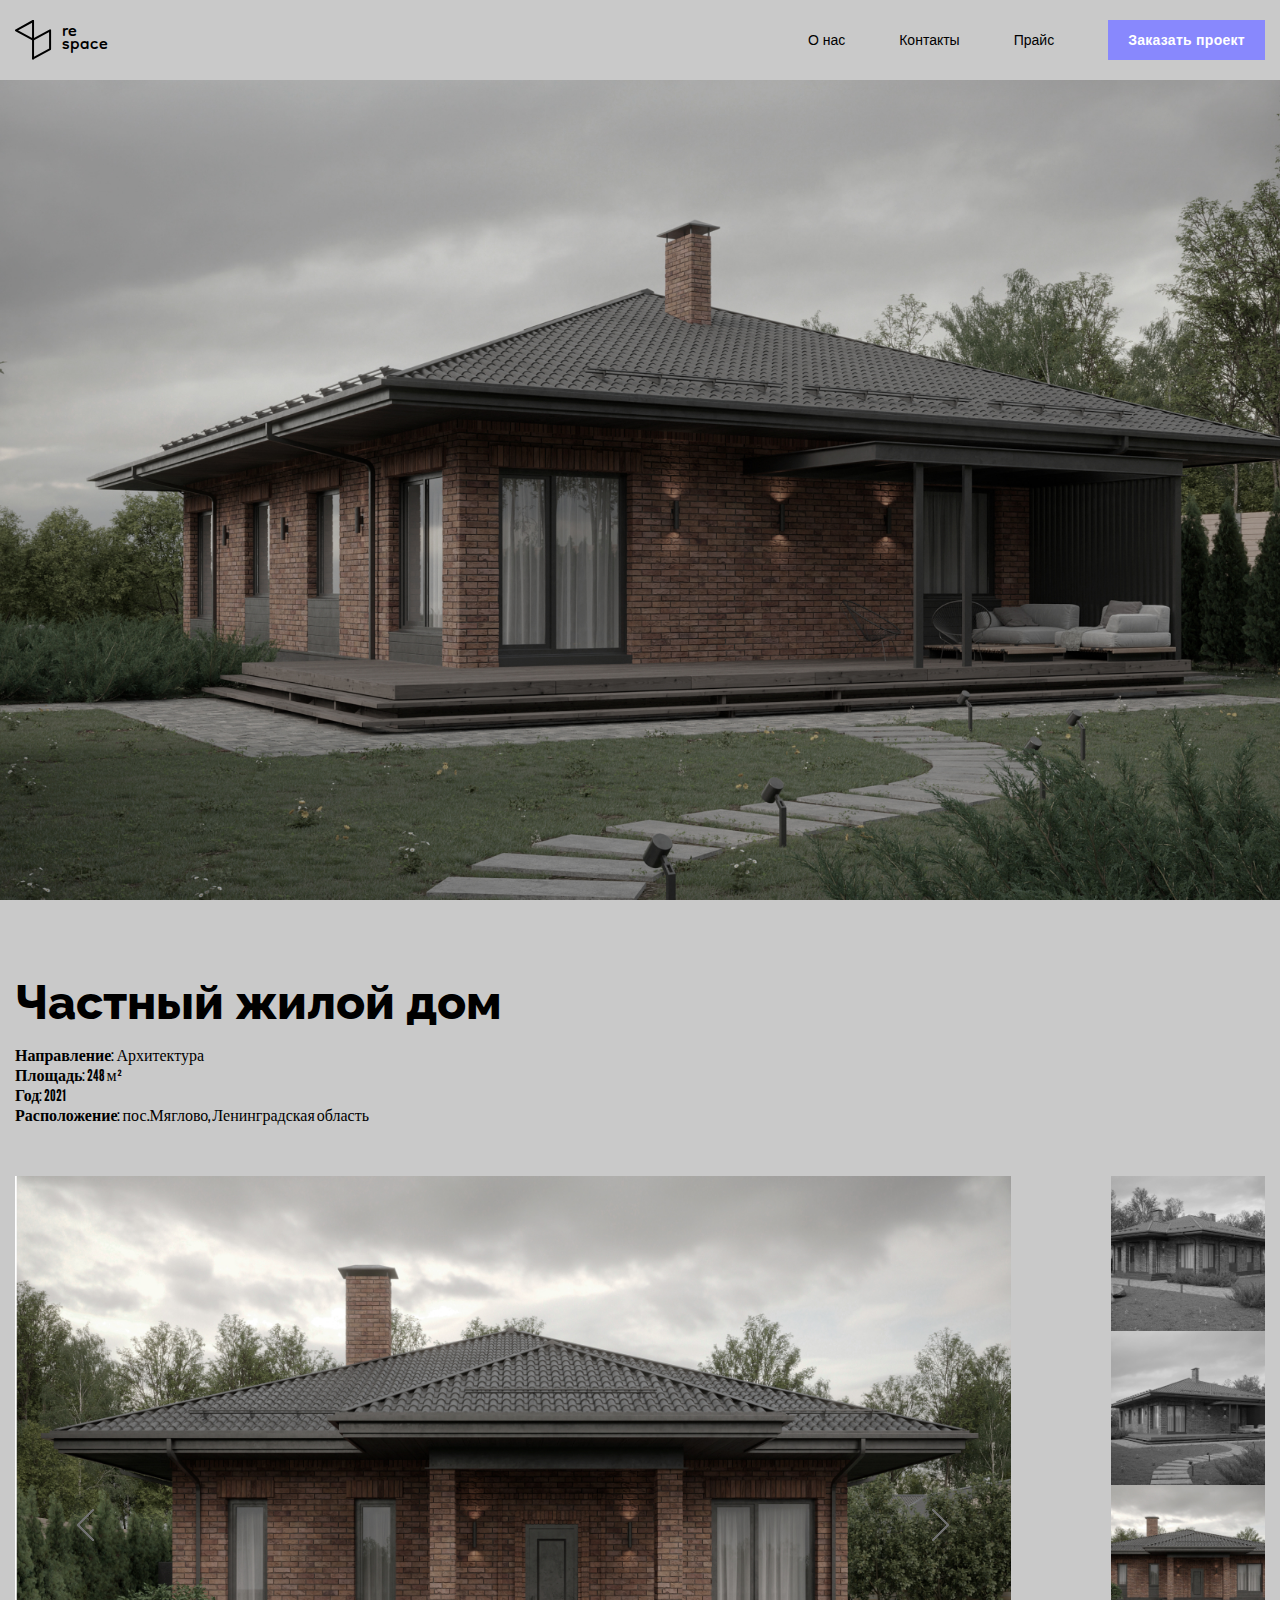
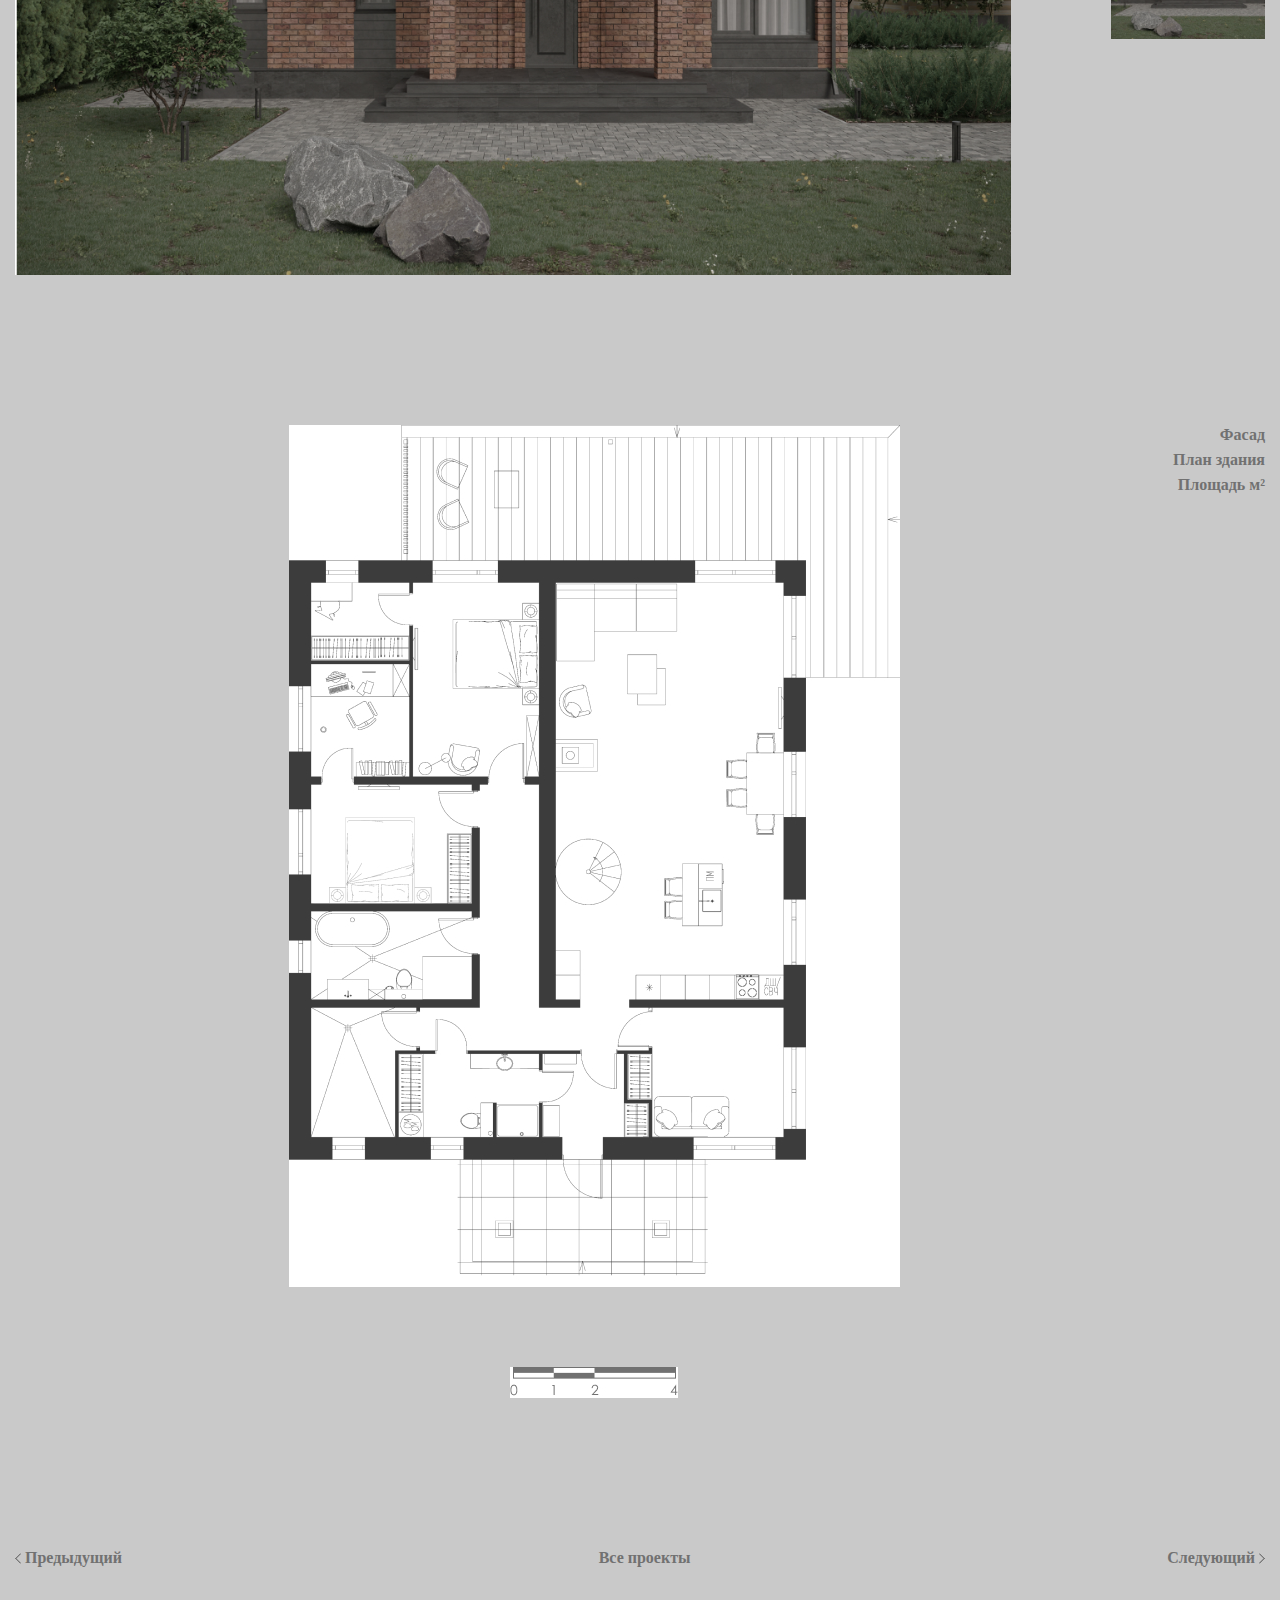
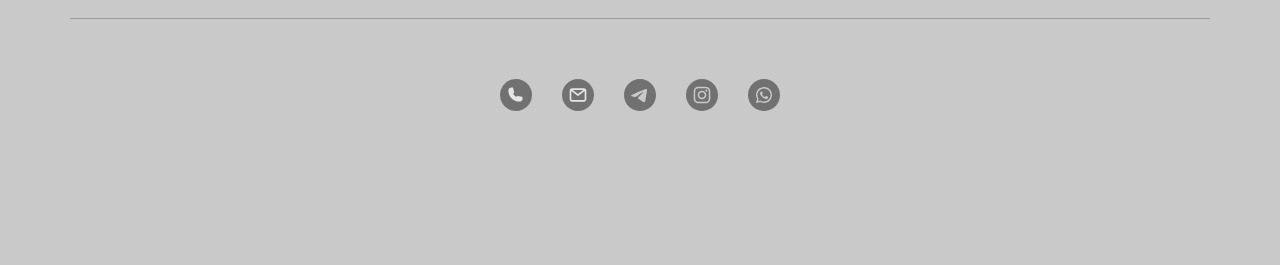
<file: petra.html>
<!DOCTYPE html>
<html lang="en">

<head>
    <meta charset="UTF-8">
    <meta http-equiv="X-UA-Compatible" content="IE=edge">
    <meta name="viewport" content="width=device-width, initial-scale=1.0">
    <title>Апартаменты Лиговский сити</title>
    <link rel="stylesheet" href="./css/style.css">
</head>

<body>
    <header>
        <div class="container">
            <div class="header__nav">
                <a href="./index.html" class="header__nav-logo-link"><img src="./img/logo.svg" alt="Logo">
                    <div class="header__nav-logo-text">re space</div>
                </a>
                <nav class="nav__menu">
                    <a href="./about.html" class="nav__menu-link">О нас</a>
                    <a href="#!" class="nav__menu-link">Контакты</a>
                    <a href="./price.html" class="nav__menu-link">Прайс</a>
                    <a href="#!" class="nav__menu-link">Заказать проект</a>
                </nav>
                <button class="btn__menu">
                    <span class="btn__menu--elem"></span>
                </button>
                <nav class="nav__menu-mob">
                    <a href="./about.html" class="nav__menu-mob-link">О нас</a>
                    <a href="#!" class="nav__menu-mob-link">Контакты</a>
                    <a href="./price.html" class="nav__menu-mob-link">Прайс</a>
                    <a href="#!" class="nav__menu-mob-link">Заказать проект</a>
                </nav>
            </div>
        </div>
    </header>
    <main>
        <section class="hero">
            <img src="img/petra.jpg" alt="" class="hero__img">
        </section>

        <section class="object">

            <div class="container">
                <div class="object__content">
                    <h1 class="object__title">Частный жилой дом</h1>
                    <p class="object__description"><span>Направление:</span> Архитектура</p>
                    <p class="object__description"><span>Площадь:</span> 248 м²</p>
                    <p class="object__description"><span>Год:</span> 2021</p>
                    <p class="object__description"><span>Расположение:</span> пос.Мяглово, Ленинградская область</p>
                </div>
                <div class="object__slider">
                    <div class="slide"  id="slider">
                        <img src="./img/petra-01.jpg" alt="" class="slide__img">
                        <img src="./img/blagoustrojstvo-apart-otel.jpg" alt="" class="slide__img">
                        <img src="./img/apartamenty-ariosto.jpg" alt="" class="slide__img">
                        <a href="#!" class="arrow__left" id="arrowLeft"><img src="./img/arrow-left.svg" alt=""></a>
                        <a href="#!" class="arrow__right" id="arrowRight"><img src="./img/arrow-right.svg" alt=""></a>
                    </div>
                    <div class="slide__nav">
                        <img src="./img/petra-small-01.jpg" alt="">
                        <img src="./img/petra-small-02.jpg" alt="">
                        <img src="./img/petra-small-03.jpg" alt="">
                    </div>
                </div>
            </div>
        </section>

        <section сclass="plan">
            <div class="container">
                <div class="container__row">
                    <div class="plan__img">
                        <div class="plan__img-wrapper">
                            <img src="./img/petra-plan.jpg" alt="" class="plan__img-img" id="change-img">
                            <img src="./img/petra-scale.jpg " alt="" class="plan__img-scale">
                        </div>
                    </div>
                    <nav class="plan__nav">
                        <a href="#!" id="fasad" class="plan__nav-link">Фасад</a>
                        <a href="#!" id="plan" class="plan__nav-link">План здания</a>
                        <a href="#!" class="plan__nav-link">Площадь м²</a>
                    </nav>
                </div>
            </div>
        </section>
        <section class="footer__navigation">
            <div class="container">
                <nav class="footer__nav">
                    <a href="./rajt-park-glavnyj-dom.html" class="footer__nav-link">Предыдущий</a>
                    <a href="./" class="footer__nav-link">Все проекты</a>
                    <a href="./ligovskiy.html" class="footer__nav-link">Следующий</a>
                </nav>
            </div>
        </section>
    </main>
    <footer class="footer">
        <div class="container">
            <div class="footer__line"></div>
            <div class="footer__row-soc">
                <a href="#!" class="footer__soc-link">
                    <svg width="32" height="32" viewBox="0 0 32 32" xmlns="http://www.w3.org/2000/svg"
                        class="svg__link">
                        <circle cx="16" cy="16" r="16" />
                        <path
                            d="M19.3248 22.5847C16.4329 22.581 13.6605 21.4305 11.6156 19.3856C9.57072 17.3407 8.42025 14.5683 8.4165 11.6764C8.4165 10.8122 8.75979 9.98345 9.37085 9.37239C9.9819 8.76134 10.8107 8.41805 11.6748 8.41805C11.8578 8.41666 12.0405 8.43326 12.2203 8.46763C12.394 8.49335 12.5648 8.53605 12.7303 8.59513C12.8466 8.63595 12.9503 8.70644 13.031 8.79961C13.1118 8.89278 13.1668 9.00542 13.1907 9.12638L14.1611 13.3764C14.1872 13.4917 14.1841 13.6118 14.1519 13.7257C14.1198 13.8395 14.0596 13.9434 13.9769 14.028C13.8848 14.1272 13.8778 14.1343 13.0065 14.5876C13.7042 16.1182 14.9284 17.3474 16.4561 18.0514C16.9165 17.173 16.9236 17.166 17.0228 17.0739C17.1074 16.9912 17.2113 16.931 17.3252 16.8989C17.439 16.8667 17.5591 16.8636 17.6744 16.8897L21.9244 17.8601C22.0415 17.8873 22.1498 17.9438 22.239 18.0244C22.3282 18.1049 22.3955 18.2068 22.4344 18.3205C22.4942 18.4887 22.5392 18.6617 22.569 18.8376C22.5975 19.0157 22.6117 19.1957 22.6115 19.376C22.5984 20.2364 22.2455 21.0568 21.6297 21.658C21.014 22.2591 20.1854 22.5923 19.3248 22.5847Z" />
                    </svg>
                </a>
                <a href="#!" class="footer__soc-link">
                    <svg width="32" height="32" viewBox="0 0 32 32" fill="none" xmlns="http://www.w3.org/2000/svg"
                        class="svg__link">
                        <circle cx="16" cy="16" r="16" fill="#717171" />
                        <path
                            d="M21.8332 9.33203H10.1665C9.50346 9.33203 8.86758 9.59542 8.39874 10.0643C7.9299 10.5331 7.6665 11.169 7.6665 11.832V20.1654C7.6665 20.8284 7.9299 21.4643 8.39874 21.9331C8.86758 22.402 9.50346 22.6654 10.1665 22.6654H21.8332C22.4962 22.6654 23.1321 22.402 23.6009 21.9331C24.0698 21.4643 24.3332 20.8284 24.3332 20.1654V11.832C24.3332 11.169 24.0698 10.5331 23.6009 10.0643C23.1321 9.59542 22.4962 9.33203 21.8332 9.33203ZM21.2748 10.9987L15.9998 14.957L10.7248 10.9987H21.2748ZM21.8332 20.9987H10.1665C9.94549 20.9987 9.73353 20.9109 9.57725 20.7546C9.42097 20.5983 9.33317 20.3864 9.33317 20.1654V12.0404L15.4998 16.6654C15.6441 16.7735 15.8195 16.832 15.9998 16.832C16.1801 16.832 16.3556 16.7735 16.4998 16.6654L22.6665 12.0404V20.1654C22.6665 20.3864 22.5787 20.5983 22.4224 20.7546C22.2661 20.9109 22.0542 20.9987 21.8332 20.9987Z"
                            fill="#E6E6E6" />
                    </svg>
                </a>
                <a href="#!" class="footer__soc-link">
                    <svg width="32" height="32" viewBox="0 0 32 32" fill="none" xmlns="http://www.w3.org/2000/svg">
                        <path fill-rule="evenodd" clip-rule="evenodd"
                            d="M16 32C7.16344 32 0 24.8366 0 16C0 7.16344 7.16344 0 16 0C24.8366 0 32 7.16344 32 16C32 24.8366 24.8366 32 16 32ZM16.6919 12.0074C15.2589 12.6034 12.3949 13.8371 8.09992 15.7083C7.40248 15.9856 7.03714 16.257 7.00388 16.5223C6.94767 16.9706 7.50915 17.1472 8.27374 17.3876C8.37774 17.4203 8.4855 17.4542 8.59598 17.4901C9.34822 17.7346 10.3601 18.0207 10.8862 18.0321C11.3633 18.0424 11.8959 17.8457 12.4839 17.4419C16.4968 14.7331 18.5683 13.3639 18.6983 13.3344C18.7901 13.3136 18.9172 13.2874 19.0034 13.3639C19.0895 13.4405 19.0811 13.5855 19.0719 13.6244C19.0163 13.8615 16.8123 15.9106 15.6717 16.971C15.3161 17.3015 15.0639 17.536 15.0124 17.5896C14.8969 17.7096 14.7791 17.823 14.666 17.9321C13.9672 18.6058 13.4431 19.111 14.695 19.936C15.2967 20.3325 15.7781 20.6603 16.2584 20.9874C16.7829 21.3446 17.306 21.7009 17.9829 22.1446C18.1554 22.2576 18.3201 22.375 18.4805 22.4894C19.0909 22.9246 19.6393 23.3155 20.3168 23.2532C20.7105 23.217 21.1172 22.8468 21.3237 21.7427C21.8118 19.1335 22.7712 13.4801 22.9929 11.1505C23.0123 10.9464 22.9879 10.6851 22.9683 10.5705C22.9486 10.4558 22.9076 10.2924 22.7586 10.1715C22.582 10.0283 22.3095 9.99805 22.1877 10.0001C21.6335 10.01 20.7834 10.3056 16.6919 12.0074Z"
                            fill="#717171" />
                    </svg>
                </a>
                <a href="#!" class="footer__soc-link">
                    <svg width="32" height="32" viewBox="0 0 32 32" fill="none" xmlns="http://www.w3.org/2000/svg">
                        <path
                            d="M16 18.8C14.5 18.8 13.2 17.6 13.2 16C13.2 14.5 14.4 13.2 16 13.2C17.5 13.2 18.8 14.4 18.8 16C18.8 17.5 17.5 18.8 16 18.8Z"
                            fill="#717171" />
                        <path fill-rule="evenodd" clip-rule="evenodd"
                            d="M19.4 9.2H12.6C11.8 9.3 11.4 9.4 11.1 9.5C10.7 9.6 10.4 9.8 10.1 10.1C9.86261 10.3374 9.75045 10.5748 9.61489 10.8617C9.57916 10.9373 9.5417 11.0166 9.5 11.1C9.48453 11.1464 9.46667 11.1952 9.44752 11.2475C9.34291 11.5333 9.2 11.9238 9.2 12.6V19.4C9.3 20.2 9.4 20.6 9.5 20.9C9.6 21.3 9.8 21.6 10.1 21.9C10.3374 22.1374 10.5748 22.2495 10.8617 22.3851C10.9374 22.4209 11.0165 22.4583 11.1 22.5C11.1464 22.5155 11.1952 22.5333 11.2475 22.5525C11.5333 22.6571 11.9238 22.8 12.6 22.8H19.4C20.2 22.7 20.6 22.6 20.9 22.5C21.3 22.4 21.6 22.2 21.9 21.9C22.1374 21.6626 22.2495 21.4252 22.3851 21.1383C22.4209 21.0626 22.4583 20.9835 22.5 20.9C22.5155 20.8536 22.5333 20.8048 22.5525 20.7525C22.6571 20.4667 22.8 20.0762 22.8 19.4V12.6C22.7 11.8 22.6 11.4 22.5 11.1C22.4 10.7 22.2 10.4 21.9 10.1C21.6626 9.86261 21.4252 9.75045 21.1383 9.61488C21.0627 9.57918 20.9833 9.54167 20.9 9.5C20.8536 9.48453 20.8048 9.46666 20.7525 9.44752C20.4667 9.3429 20.0762 9.2 19.4 9.2ZM16 11.7C13.6 11.7 11.7 13.6 11.7 16C11.7 18.4 13.6 20.3 16 20.3C18.4 20.3 20.3 18.4 20.3 16C20.3 13.6 18.4 11.7 16 11.7ZM21.4 11.6C21.4 12.1523 20.9523 12.6 20.4 12.6C19.8477 12.6 19.4 12.1523 19.4 11.6C19.4 11.0477 19.8477 10.6 20.4 10.6C20.9523 10.6 21.4 11.0477 21.4 11.6Z"
                            fill="#717171" />
                        <path fill-rule="evenodd" clip-rule="evenodd"
                            d="M0 16C0 7.16344 7.16344 0 16 0C24.8366 0 32 7.16344 32 16C32 24.8366 24.8366 32 16 32C7.16344 32 0 24.8366 0 16ZM12.6 7.7H19.4C20.3 7.8 20.9 7.9 21.4 8.1C22 8.4 22.4 8.6 22.9 9.1C23.4 9.6 23.7 10.1 23.9 10.6C24.1 11.1 24.3 11.7 24.3 12.6V19.4C24.2 20.3 24.1 20.9 23.9 21.4C23.6 22 23.4 22.4 22.9 22.9C22.4 23.4 21.9 23.7 21.4 23.9C20.9 24.1 20.3 24.3 19.4 24.3H12.6C11.7 24.2 11.1 24.1 10.6 23.9C10 23.6 9.6 23.4 9.1 22.9C8.6 22.4 8.3 21.9 8.1 21.4C7.9 20.9 7.7 20.3 7.7 19.4V12.6C7.8 11.7 7.9 11.1 8.1 10.6C8.4 10 8.6 9.6 9.1 9.1C9.6 8.6 10.1 8.3 10.6 8.1C11.1 7.9 11.7 7.7 12.6 7.7Z"
                            fill="#717171" />
                    </svg>
                </a>
                <a href="#!" class="footer__soc-link">
                    <svg width="32" height="32" viewBox="0 0 32 32" fill="none" xmlns="http://www.w3.org/2000/svg">
                        <path fill-rule="evenodd" clip-rule="evenodd"
                            d="M12.6 21.7C13.6 22.3 14.8 22.6 16 22.6C19.7 22.6 22.6 19.6 22.6 16.1C22.6 14.3 22 12.7 20.7 11.4C19.4 10.2 17.8 9.5 16 9.5C12.4 9.5 9.39999 12.5 9.39999 16.1C9.39999 17.3 9.7 18.5 10.4 19.6L10.6 19.9L9.89999 22.3L12.4 21.6L12.6 21.7ZM18.2 17C18.4 17 19.4 17.5 19.6 17.6C19.6311 17.6156 19.6623 17.6287 19.6931 17.6417C19.8599 17.7121 20.0156 17.7779 20.1 18.2C20.2 18.2 20.2 18.6 20 19.1C19.9 19.5 19.1 20 18.7 20C18.6322 20 18.5673 20.0057 18.498 20.0119C18.1582 20.0419 17.712 20.0814 16.3 19.5C14.5475 18.799 13.3325 17.0999 12.9913 16.6228C12.9431 16.5554 12.9124 16.5124 12.9 16.5C12.883 16.466 12.8485 16.4116 12.8031 16.3399C12.5819 15.9906 12.1 15.2297 12.1 14.4C12.1 13.4 12.6 12.9 12.8 12.7C13 12.5 13.2 12.5 13.3 12.5H13.7C13.8 12.5 14 12.5 14.1 12.8C14.3 13.2 14.7 14.2 14.7 14.3C14.7 14.3333 14.7111 14.3667 14.7222 14.4C14.7445 14.4667 14.7667 14.5333 14.7 14.6C14.65 14.65 14.625 14.7 14.6 14.75C14.575 14.8 14.55 14.85 14.5 14.9L14.2 15.2C14.1 15.3 14 15.4 14.1 15.6C14.2 15.8 14.6 16.5 15.2 17C15.8751 17.5907 16.4078 17.8254 16.6778 17.9443C16.7278 17.9663 16.7688 17.9844 16.8 18C17 18 17.1 18 17.2 17.9C17.25 17.8 17.375 17.65 17.5 17.5C17.625 17.35 17.75 17.2 17.8 17.1C17.9 16.9 18 16.9 18.2 17Z"
                            fill="#717171" />
                        <path fill-rule="evenodd" clip-rule="evenodd"
                            d="M0 16C0 7.16344 7.16344 0 16 0C24.8366 0 32 7.16344 32 16C32 24.8366 24.8366 32 16 32C7.16344 32 0 24.8366 0 16ZM16 8C18.1 8 20.1 8.8 21.6 10.3C23.1 11.8 24 13.8 24 15.9C24 20.3 20.4 23.9 16 23.9C14.7 23.9 13.4 23.5 12.2 22.9L8 24L9.10001 20C8.40001 18.8 8 17.4 8 16C8 11.6 11.6 8 16 8Z"
                            fill="#717171" />
                    </svg>
                </a>
            </div>
        </div>
    </footer>
    <script src="./js/main.js"></script>
</body>

</html>
</file>
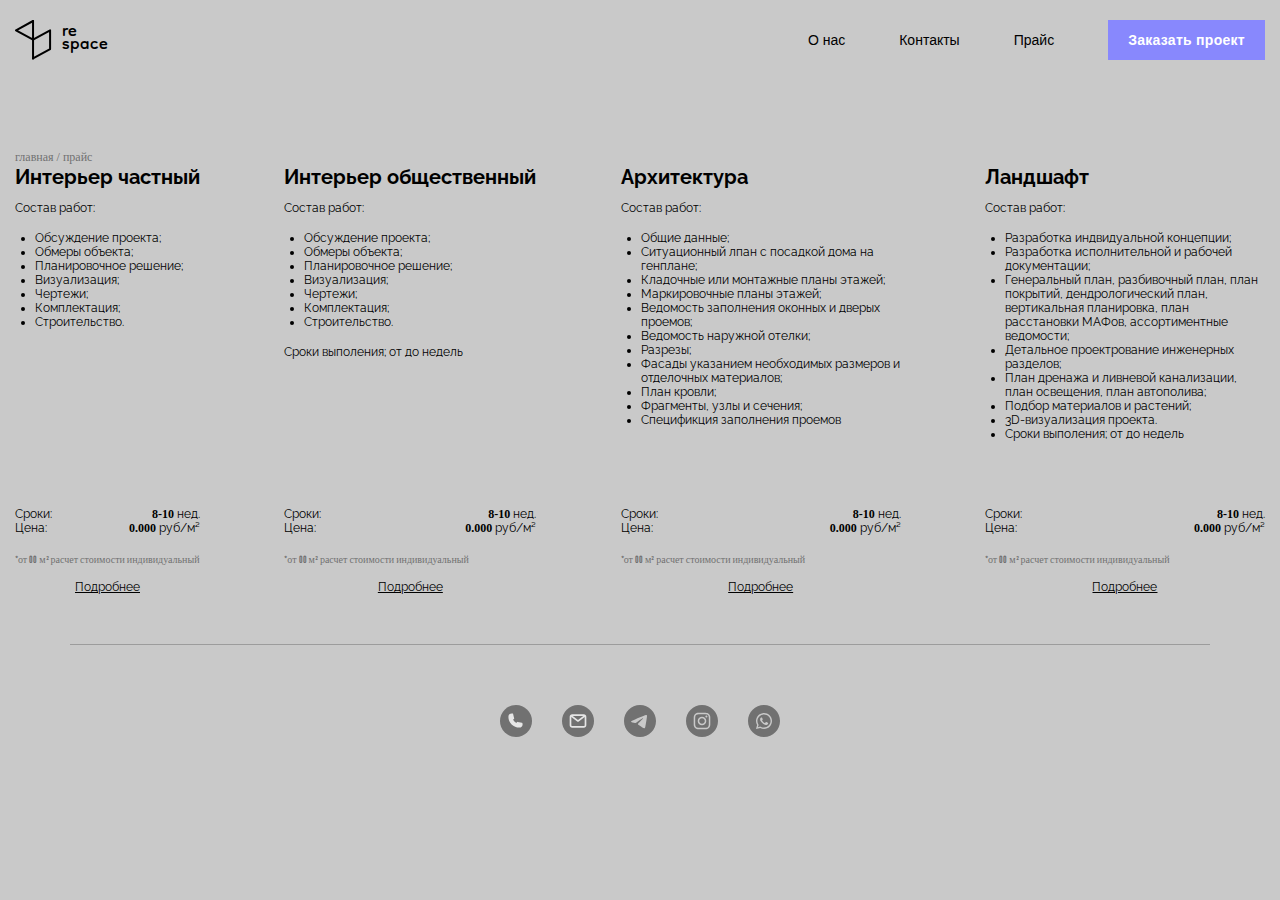
<file: price.html>
<!DOCTYPE html>
<html lang="en">

<head>
    <meta charset="UTF-8">
    <meta http-equiv="X-UA-Compatible" content="IE=edge">
    <meta name="viewport" content="width=device-width, initial-scale=1.0">
    <title>ReSpace</title>
    <link rel="stylesheet" href="./css/style.css">
</head>

<body>

    <header>
        <div class="container">
            <div class="header__nav">
                <a href="./index.html" class="header__nav-logo-link"><img src="./img/logo.svg" alt="Logo">
                    <div class="header__nav-logo-text">re space</div>
                </a>
                <nav class="nav__menu">
                    <a href="./about.html" class="nav__menu-link">О нас</a>
                    <a href="#!" class="nav__menu-link">Контакты</a>
                    <a href="./price.html" class="nav__menu-link">Прайс</a>
                    <a href="#!" class="nav__menu-link">Заказать проект</a>
                </nav>
                <button class="btn__menu">
                    <span class="btn__menu--elem"></span>
                </button>
                <nav class="nav__menu-mob">
                    <a href="./about.html" class="nav__menu-mob-link">О нас</a>
                    <a href="#!" class="nav__menu-mob-link">Контакты</a>
                    <a href="./price.html" class="nav__menu-mob-link">Прайс</a>
                    <a href="#!" class="nav__menu-mob-link">Заказать проект</a>
                </nav>
            </div>
        </div>
    </header>

    <main>

        <section class="price">
            <div class="container">
                <div class="bread-crumbs">
                    <a href="./index.html">главная</a></span><span> / </span><span>прайс</span>
                </div>

                <div class="price__row">
                    <div class="price__row-item">
                        <div class="price__description">
                            <h2>Интерьер частный</h2>
                            <p>Состав работ:</p>
                            <ul class="price__row-list">
                                <li>Обсуждение проекта;</li>
                                <li>Обмеры объекта;</li>
                                <li>Планировочное решение;</li>
                                <li>Визуализация;</li>
                                <li>Чертежи;</li>
                                <li>Комплектация;</li>
                                <li>Строительство.</li>
                            </ul>
                        </div>
                        <div class="price__price">
                            <div class="price__price-daedlines">
                                <p>Сроки:</p>
                                <p><span>8-10</span> нед.</p>
                            </div>
                            <div class="price__price-daedlines">
                                <p>Цена:</p>
                                <p><span>0.000</span> руб/м²</p>
                            </div>
                            <br>
                            <p class="price__price-star">*от 00 м² расчет стоимости индивидуальный</p>
                            <a href="#!">Подробнее</a>
                        </div>
                    </div>

                    <div class="price__row-item">
                        <div class="price__description">
                            <h2>Интерьер общественный</h2>
                            <p>Состав работ:</p>
                            <ul class="price__row-list">
                                <li>Обсуждение проекта;</li>
                                <li>Обмеры объекта;</li>
                                <li>Планировочное решение;</li>
                                <li>Визуализация;</li>
                                <li>Чертежи;</li>
                                <li>Комплектация;</li>
                                <li>Строительство.</li>
                            </ul>
                            <p>Сроки выполения; от до недель</p>
                        </div>
                        <div class="price__price">
                            <div class="price__price-daedlines">
                                <p>Сроки:</p>
                                <p><span>8-10</span> нед.</p>
                            </div>
                            <div class="price__price-daedlines">
                                <p>Цена:</p>
                                <p><span>0.000</span> руб/м²</p>
                            </div>
                            <br>
                            <p class="price__price-star">*от 00 м² расчет стоимости индивидуальный</p>
                            <a href="#!">Подробнее</a>
                        </div>
                    </div>

                    <div class="price__row-item">
                        <div class="price__description">
                            <h2>Архитектура</h2>
                            <p>Состав работ:</p>
                            <ul class="price__row-list">
                                <li>Общие данные;</li>
                                <li>Ситуационный лпан с посадкой дома на генплане;</li>
                                <li>Кладочные или монтажные планы этажей;</li>
                                <li>Маркировочные планы этажей;</li>
                                <li>Ведомость заполнения оконных и дверых проемов;</li>
                                <li>Ведомость наружной отелки;</li>
                                <li>Разрезы;</li>
                                <li>Фасады указанием необходимых размеров и отделочных материалов;</li>
                                <li>План кровли;</li>
                                <li>Фрагменты, узлы и сечения;</li>
                                <li>Спецификция заполнения проемов</li>
                            </ul>
                        </div>
                        <div class="price__price">
                            <div class="price__price-daedlines">
                                <p>Сроки:</p>
                                <p><span>8-10</span> нед.</p>
                            </div>
                            <div class="price__price-daedlines">
                                <p>Цена:</p>
                                <p><span>0.000</span> руб/м²</p>
                            </div>
                            <br>
                            <p class="price__price-star">*от 00 м² расчет стоимости индивидуальный</p>
                            <a href="#!">Подробнее</a>
                        </div>
                    </div>

                    <div class="price__row-item">
                        <div class="price__description">
                            <h2>Ландшафт</h2>
                            <p>Состав работ:</p>
                            <ul>
                                <li>Разработка индвидуальной концепции;</li>
                                <li>Разработка исполнительной и рабочей документации;</li>
                                <li>Генеральный план, разбивочный план, план покрытий, дендрологический план,
                                    вертикальная планировка, план расстановки МАФов, ассортиментные ведомости;</li>
                                <li>Детальное проектрование инженерных разделов;</li>
                                <li>План дренажа и ливневой канализации, план освещения, план автополива;</li>
                                <li>Подбор материалов и растений;</li>
                                <li>3D-визуализация проекта.</li>
                                <li>Сроки выполения; от до недель</li>
                            </ul>
                        </div>



                        <div class="price__price">
                            <div class="price__price-daedlines">
                                <p>Сроки:</p>
                                <p><span>8-10</span> нед.</p>
                            </div>
                            <div class="price__price-daedlines">
                                <p>Цена:</p>
                                <p><span>0.000</span> руб/м²</p>
                            </div>
                            <br>
                            <p class="price__price-star">*от 00 м² расчет стоимости индивидуальный</p>
                            <a href="#!">Подробнее</a>
                        </div>
                    </div>

                </div>



            </div>
        </section>

    </main>

    <footer class="footer">
        <div class="container">
            <div class="footer__line"></div>
            <div class="footer__row-soc">
                <a href="#!" class="footer__soc-link">
                    <svg width="32" height="32" viewBox="0 0 32 32" xmlns="http://www.w3.org/2000/svg"
                        class="svg__link">
                        <circle cx="16" cy="16" r="16" />
                        <path
                            d="M19.3248 22.5847C16.4329 22.581 13.6605 21.4305 11.6156 19.3856C9.57072 17.3407 8.42025 14.5683 8.4165 11.6764C8.4165 10.8122 8.75979 9.98345 9.37085 9.37239C9.9819 8.76134 10.8107 8.41805 11.6748 8.41805C11.8578 8.41666 12.0405 8.43326 12.2203 8.46763C12.394 8.49335 12.5648 8.53605 12.7303 8.59513C12.8466 8.63595 12.9503 8.70644 13.031 8.79961C13.1118 8.89278 13.1668 9.00542 13.1907 9.12638L14.1611 13.3764C14.1872 13.4917 14.1841 13.6118 14.1519 13.7257C14.1198 13.8395 14.0596 13.9434 13.9769 14.028C13.8848 14.1272 13.8778 14.1343 13.0065 14.5876C13.7042 16.1182 14.9284 17.3474 16.4561 18.0514C16.9165 17.173 16.9236 17.166 17.0228 17.0739C17.1074 16.9912 17.2113 16.931 17.3252 16.8989C17.439 16.8667 17.5591 16.8636 17.6744 16.8897L21.9244 17.8601C22.0415 17.8873 22.1498 17.9438 22.239 18.0244C22.3282 18.1049 22.3955 18.2068 22.4344 18.3205C22.4942 18.4887 22.5392 18.6617 22.569 18.8376C22.5975 19.0157 22.6117 19.1957 22.6115 19.376C22.5984 20.2364 22.2455 21.0568 21.6297 21.658C21.014 22.2591 20.1854 22.5923 19.3248 22.5847Z" />
                    </svg>
                </a>

                <a href="#!" class="footer__soc-link">
                    <svg width="32" height="32" viewBox="0 0 32 32" fill="none" xmlns="http://www.w3.org/2000/svg"
                        class="svg__link">
                        <circle cx="16" cy="16" r="16" fill="#717171" />
                        <path
                            d="M21.8332 9.33203H10.1665C9.50346 9.33203 8.86758 9.59542 8.39874 10.0643C7.9299 10.5331 7.6665 11.169 7.6665 11.832V20.1654C7.6665 20.8284 7.9299 21.4643 8.39874 21.9331C8.86758 22.402 9.50346 22.6654 10.1665 22.6654H21.8332C22.4962 22.6654 23.1321 22.402 23.6009 21.9331C24.0698 21.4643 24.3332 20.8284 24.3332 20.1654V11.832C24.3332 11.169 24.0698 10.5331 23.6009 10.0643C23.1321 9.59542 22.4962 9.33203 21.8332 9.33203ZM21.2748 10.9987L15.9998 14.957L10.7248 10.9987H21.2748ZM21.8332 20.9987H10.1665C9.94549 20.9987 9.73353 20.9109 9.57725 20.7546C9.42097 20.5983 9.33317 20.3864 9.33317 20.1654V12.0404L15.4998 16.6654C15.6441 16.7735 15.8195 16.832 15.9998 16.832C16.1801 16.832 16.3556 16.7735 16.4998 16.6654L22.6665 12.0404V20.1654C22.6665 20.3864 22.5787 20.5983 22.4224 20.7546C22.2661 20.9109 22.0542 20.9987 21.8332 20.9987Z"
                            fill="#E6E6E6" />
                    </svg>
                </a>
                <a href="#!" class="footer__soc-link">
                    <svg width="32" height="32" viewBox="0 0 32 32" fill="none" xmlns="http://www.w3.org/2000/svg">
                        <path fill-rule="evenodd" clip-rule="evenodd"
                            d="M16 32C7.16344 32 0 24.8366 0 16C0 7.16344 7.16344 0 16 0C24.8366 0 32 7.16344 32 16C32 24.8366 24.8366 32 16 32ZM16.6919 12.0074C15.2589 12.6034 12.3949 13.8371 8.09992 15.7083C7.40248 15.9856 7.03714 16.257 7.00388 16.5223C6.94767 16.9706 7.50915 17.1472 8.27374 17.3876C8.37774 17.4203 8.4855 17.4542 8.59598 17.4901C9.34822 17.7346 10.3601 18.0207 10.8862 18.0321C11.3633 18.0424 11.8959 17.8457 12.4839 17.4419C16.4968 14.7331 18.5683 13.3639 18.6983 13.3344C18.7901 13.3136 18.9172 13.2874 19.0034 13.3639C19.0895 13.4405 19.0811 13.5855 19.0719 13.6244C19.0163 13.8615 16.8123 15.9106 15.6717 16.971C15.3161 17.3015 15.0639 17.536 15.0124 17.5896C14.8969 17.7096 14.7791 17.823 14.666 17.9321C13.9672 18.6058 13.4431 19.111 14.695 19.936C15.2967 20.3325 15.7781 20.6603 16.2584 20.9874C16.7829 21.3446 17.306 21.7009 17.9829 22.1446C18.1554 22.2576 18.3201 22.375 18.4805 22.4894C19.0909 22.9246 19.6393 23.3155 20.3168 23.2532C20.7105 23.217 21.1172 22.8468 21.3237 21.7427C21.8118 19.1335 22.7712 13.4801 22.9929 11.1505C23.0123 10.9464 22.9879 10.6851 22.9683 10.5705C22.9486 10.4558 22.9076 10.2924 22.7586 10.1715C22.582 10.0283 22.3095 9.99805 22.1877 10.0001C21.6335 10.01 20.7834 10.3056 16.6919 12.0074Z"
                            fill="#717171" />
                    </svg>
                </a>
                <a href="#!" class="footer__soc-link">
                    <svg width="32" height="32" viewBox="0 0 32 32" fill="none" xmlns="http://www.w3.org/2000/svg">
                        <path
                            d="M16 18.8C14.5 18.8 13.2 17.6 13.2 16C13.2 14.5 14.4 13.2 16 13.2C17.5 13.2 18.8 14.4 18.8 16C18.8 17.5 17.5 18.8 16 18.8Z"
                            fill="#717171" />
                        <path fill-rule="evenodd" clip-rule="evenodd"
                            d="M19.4 9.2H12.6C11.8 9.3 11.4 9.4 11.1 9.5C10.7 9.6 10.4 9.8 10.1 10.1C9.86261 10.3374 9.75045 10.5748 9.61489 10.8617C9.57916 10.9373 9.5417 11.0166 9.5 11.1C9.48453 11.1464 9.46667 11.1952 9.44752 11.2475C9.34291 11.5333 9.2 11.9238 9.2 12.6V19.4C9.3 20.2 9.4 20.6 9.5 20.9C9.6 21.3 9.8 21.6 10.1 21.9C10.3374 22.1374 10.5748 22.2495 10.8617 22.3851C10.9374 22.4209 11.0165 22.4583 11.1 22.5C11.1464 22.5155 11.1952 22.5333 11.2475 22.5525C11.5333 22.6571 11.9238 22.8 12.6 22.8H19.4C20.2 22.7 20.6 22.6 20.9 22.5C21.3 22.4 21.6 22.2 21.9 21.9C22.1374 21.6626 22.2495 21.4252 22.3851 21.1383C22.4209 21.0626 22.4583 20.9835 22.5 20.9C22.5155 20.8536 22.5333 20.8048 22.5525 20.7525C22.6571 20.4667 22.8 20.0762 22.8 19.4V12.6C22.7 11.8 22.6 11.4 22.5 11.1C22.4 10.7 22.2 10.4 21.9 10.1C21.6626 9.86261 21.4252 9.75045 21.1383 9.61488C21.0627 9.57918 20.9833 9.54167 20.9 9.5C20.8536 9.48453 20.8048 9.46666 20.7525 9.44752C20.4667 9.3429 20.0762 9.2 19.4 9.2ZM16 11.7C13.6 11.7 11.7 13.6 11.7 16C11.7 18.4 13.6 20.3 16 20.3C18.4 20.3 20.3 18.4 20.3 16C20.3 13.6 18.4 11.7 16 11.7ZM21.4 11.6C21.4 12.1523 20.9523 12.6 20.4 12.6C19.8477 12.6 19.4 12.1523 19.4 11.6C19.4 11.0477 19.8477 10.6 20.4 10.6C20.9523 10.6 21.4 11.0477 21.4 11.6Z"
                            fill="#717171" />
                        <path fill-rule="evenodd" clip-rule="evenodd"
                            d="M0 16C0 7.16344 7.16344 0 16 0C24.8366 0 32 7.16344 32 16C32 24.8366 24.8366 32 16 32C7.16344 32 0 24.8366 0 16ZM12.6 7.7H19.4C20.3 7.8 20.9 7.9 21.4 8.1C22 8.4 22.4 8.6 22.9 9.1C23.4 9.6 23.7 10.1 23.9 10.6C24.1 11.1 24.3 11.7 24.3 12.6V19.4C24.2 20.3 24.1 20.9 23.9 21.4C23.6 22 23.4 22.4 22.9 22.9C22.4 23.4 21.9 23.7 21.4 23.9C20.9 24.1 20.3 24.3 19.4 24.3H12.6C11.7 24.2 11.1 24.1 10.6 23.9C10 23.6 9.6 23.4 9.1 22.9C8.6 22.4 8.3 21.9 8.1 21.4C7.9 20.9 7.7 20.3 7.7 19.4V12.6C7.8 11.7 7.9 11.1 8.1 10.6C8.4 10 8.6 9.6 9.1 9.1C9.6 8.6 10.1 8.3 10.6 8.1C11.1 7.9 11.7 7.7 12.6 7.7Z"
                            fill="#717171" />
                    </svg>
                </a>
                <a href="#!" class="footer__soc-link">
                    <svg width="32" height="32" viewBox="0 0 32 32" fill="none" xmlns="http://www.w3.org/2000/svg">
                        <path fill-rule="evenodd" clip-rule="evenodd"
                            d="M12.6 21.7C13.6 22.3 14.8 22.6 16 22.6C19.7 22.6 22.6 19.6 22.6 16.1C22.6 14.3 22 12.7 20.7 11.4C19.4 10.2 17.8 9.5 16 9.5C12.4 9.5 9.39999 12.5 9.39999 16.1C9.39999 17.3 9.7 18.5 10.4 19.6L10.6 19.9L9.89999 22.3L12.4 21.6L12.6 21.7ZM18.2 17C18.4 17 19.4 17.5 19.6 17.6C19.6311 17.6156 19.6623 17.6287 19.6931 17.6417C19.8599 17.7121 20.0156 17.7779 20.1 18.2C20.2 18.2 20.2 18.6 20 19.1C19.9 19.5 19.1 20 18.7 20C18.6322 20 18.5673 20.0057 18.498 20.0119C18.1582 20.0419 17.712 20.0814 16.3 19.5C14.5475 18.799 13.3325 17.0999 12.9913 16.6228C12.9431 16.5554 12.9124 16.5124 12.9 16.5C12.883 16.466 12.8485 16.4116 12.8031 16.3399C12.5819 15.9906 12.1 15.2297 12.1 14.4C12.1 13.4 12.6 12.9 12.8 12.7C13 12.5 13.2 12.5 13.3 12.5H13.7C13.8 12.5 14 12.5 14.1 12.8C14.3 13.2 14.7 14.2 14.7 14.3C14.7 14.3333 14.7111 14.3667 14.7222 14.4C14.7445 14.4667 14.7667 14.5333 14.7 14.6C14.65 14.65 14.625 14.7 14.6 14.75C14.575 14.8 14.55 14.85 14.5 14.9L14.2 15.2C14.1 15.3 14 15.4 14.1 15.6C14.2 15.8 14.6 16.5 15.2 17C15.8751 17.5907 16.4078 17.8254 16.6778 17.9443C16.7278 17.9663 16.7688 17.9844 16.8 18C17 18 17.1 18 17.2 17.9C17.25 17.8 17.375 17.65 17.5 17.5C17.625 17.35 17.75 17.2 17.8 17.1C17.9 16.9 18 16.9 18.2 17Z"
                            fill="#717171" />
                        <path fill-rule="evenodd" clip-rule="evenodd"
                            d="M0 16C0 7.16344 7.16344 0 16 0C24.8366 0 32 7.16344 32 16C32 24.8366 24.8366 32 16 32C7.16344 32 0 24.8366 0 16ZM16 8C18.1 8 20.1 8.8 21.6 10.3C23.1 11.8 24 13.8 24 15.9C24 20.3 20.4 23.9 16 23.9C14.7 23.9 13.4 23.5 12.2 22.9L8 24L9.10001 20C8.40001 18.8 8 17.4 8 16C8 11.6 11.6 8 16 8Z"
                            fill="#717171" />
                    </svg>
                </a>
            </div>
        </div>
    </footer>


    <script src="./js/main.js"></script>
</body>

</html>
</file>
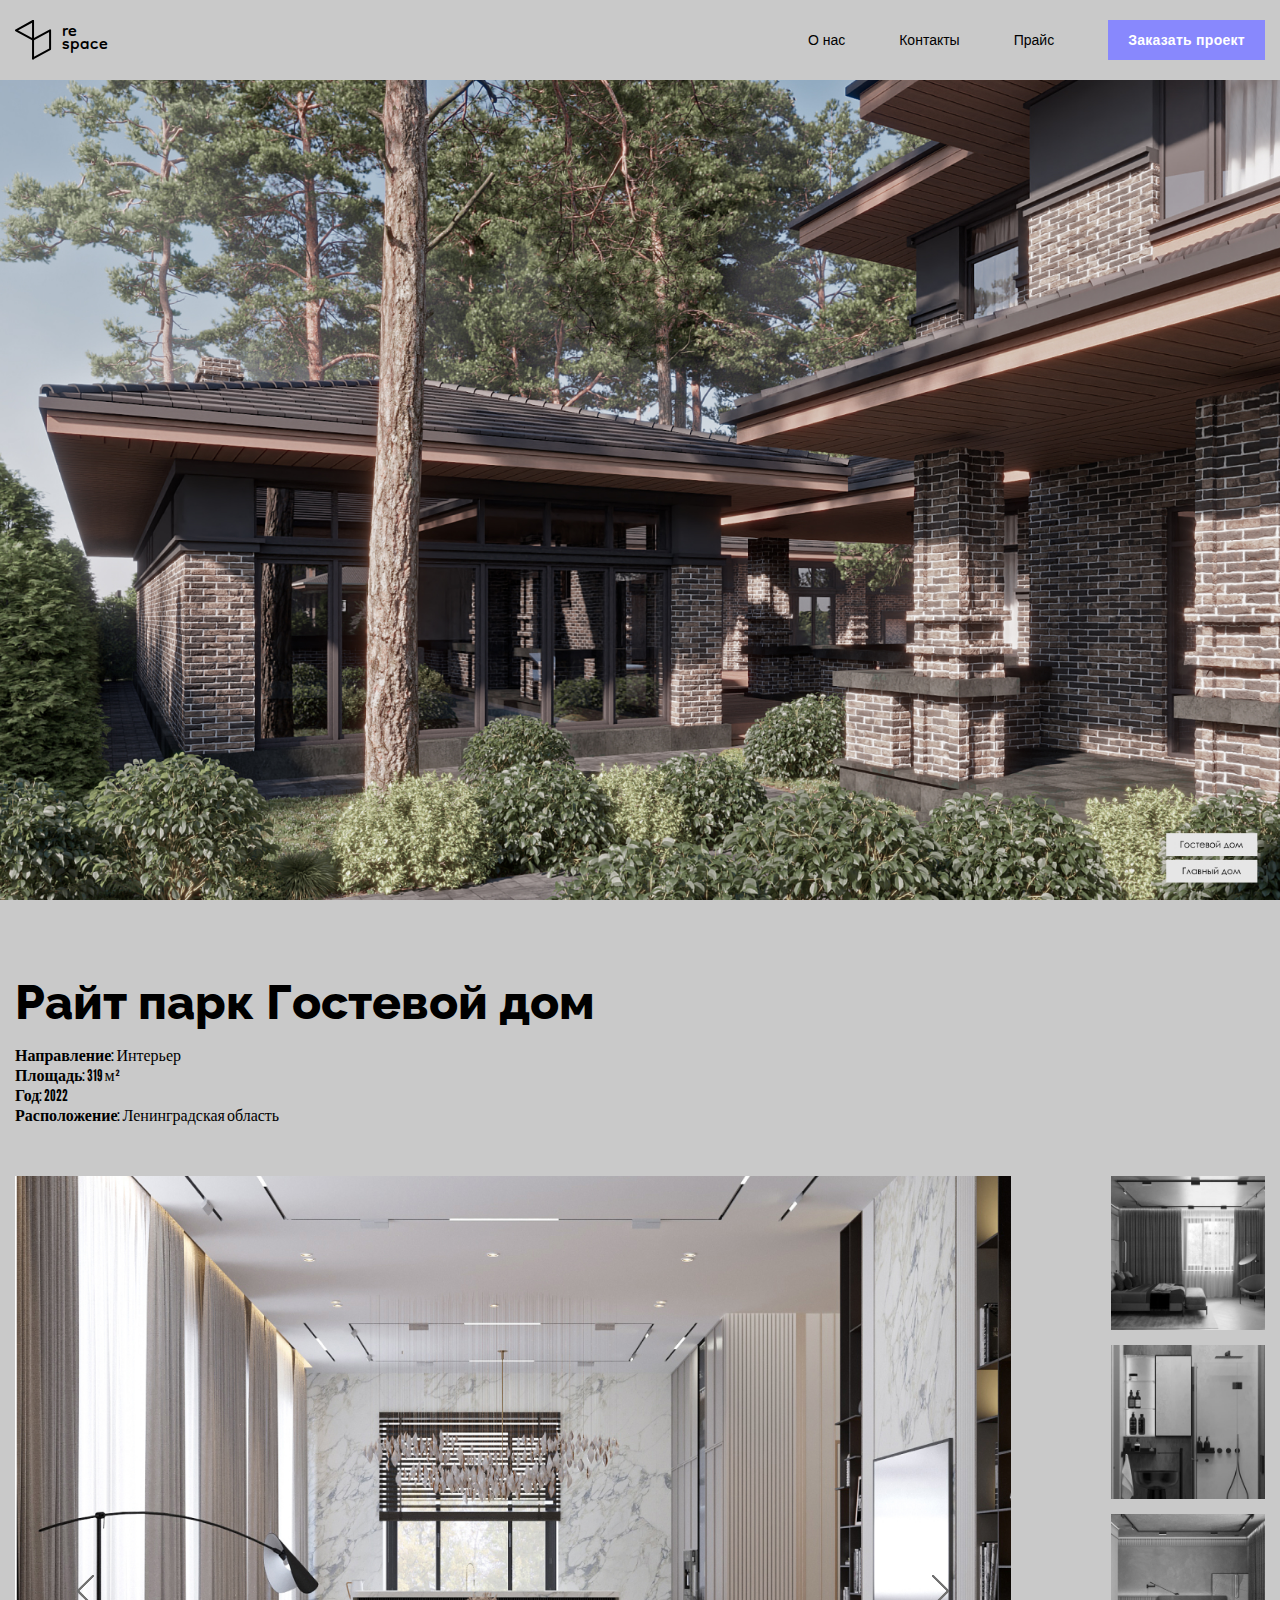
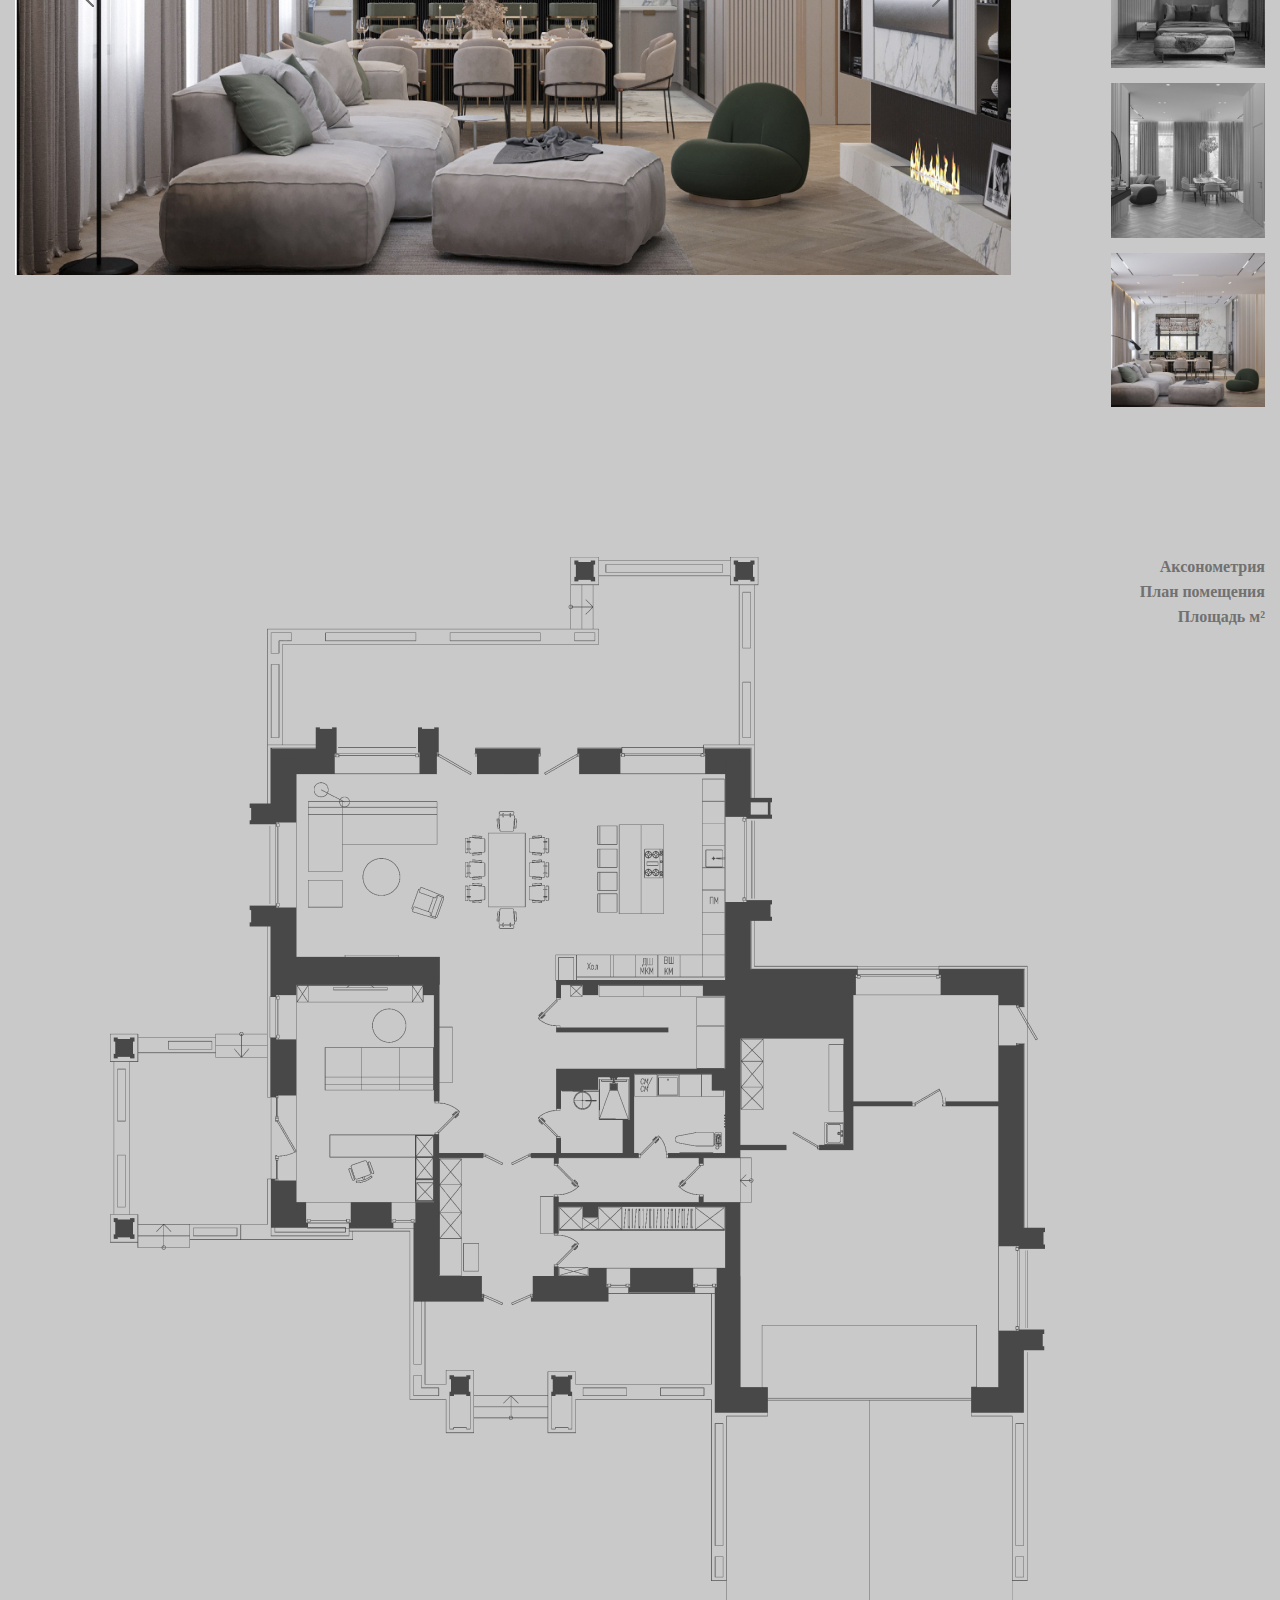
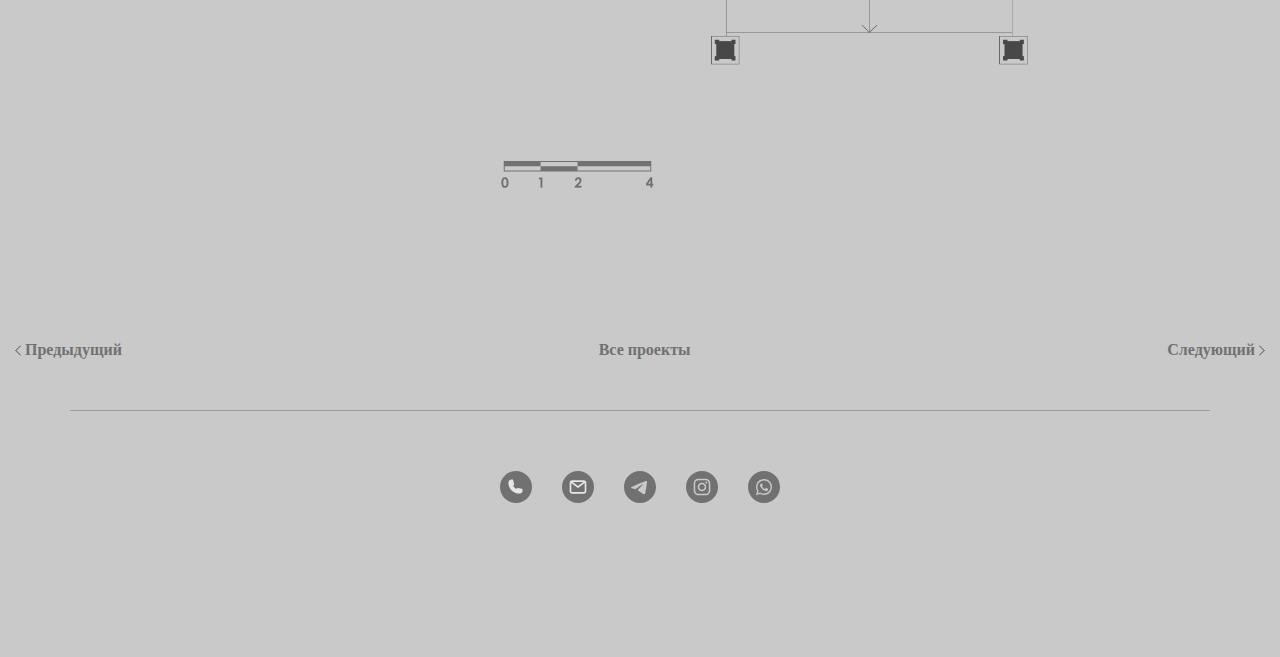
<file: rajt-park-glavnyj-dom.html>
<!DOCTYPE html>
<html lang="en">

<head>
    <meta charset="UTF-8">
    <meta http-equiv="X-UA-Compatible" content="IE=edge">
    <meta name="viewport" content="width=device-width, initial-scale=1.0">
    <title>Апартаменты Лиговский сити</title>
    <link rel="stylesheet" href="./css/style.css">
</head>

<body>
    <header>
        <div class="container">
            <div class="header__nav">
                <a href="./index.html" class="header__nav-logo-link"><img src="./img/logo.svg" alt="Logo">
                    <div class="header__nav-logo-text">re space</div>
                </a>
                <nav class="nav__menu">
                    <a href="./about.html" class="nav__menu-link">О нас</a>
                    <a href="#!" class="nav__menu-link">Контакты</a>
                    <a href="./price.html" class="nav__menu-link">Прайс</a>
                    <a href="#!" class="nav__menu-link">Заказать проект</a>
                </nav>
                <button class="btn__menu">
                    <span class="btn__menu--elem"></span>
                </button>
                <nav class="nav__menu-mob">
                    <a href="./about.html" class="nav__menu-mob-link">О нас</a>
                    <a href="#!" class="nav__menu-mob-link">Контакты</a>
                    <a href="./price.html" class="nav__menu-mob-link">Прайс</a>
                    <a href="#!" class="nav__menu-mob-link">Заказать проект</a>
                </nav>
            </div>
        </div>
    </header>
    <main>
        <section class="hero">
            <img src="img/rajt-park-glavnyj-dom.jpg" alt="" class="hero__img">
        </section>

        <section class="object">

            <div class="container">
                <div class="object__content">
                    <h1 class="object__title">Райт парк Гостевой дом</h1>
                    <p class="object__description"><span>Направление:</span> Интерьер</p>
                    <p class="object__description"><span>Площадь:</span> 319 м²</p>
                    <p class="object__description"><span>Год:</span> 2022</p>
                    <p class="object__description"><span>Расположение:</span> Ленинградская область</p>
                </div>
                <div class="object__slider">


                    <div class="slide"  id="slider">
                        <img src="./img/rajt-park-glavnyj-dom-01.jpg" alt="" class="slide__img">
                        <img src="./img/blagoustrojstvo-apart-otel.jpg" alt="" class="slide__img">
                        <img src="./img/apartamenty-ariosto.jpg" alt="" class="slide__img">
                        <a href="#!" class="arrow__left" id="arrowLeft"><img src="./img/arrow-left.svg" alt=""></a>
                        <a href="#!" class="arrow__right" id="arrowRight"><img src="./img/arrow-right.svg" alt=""></a>
                    </div>

                    <div class="slide__nav">
                        <a href="#!" class="slide__nav-item"><img src="./img/rajt-park-glavnyj-dom-small-01.jpg" alt=""></a>
                        <a href="#!" class="slide__nav-item"><img src="./img/rajt-park-glavnyj-dom-small-02.jpg" alt=""></a>
                        <a href="#!" class="slide__nav-item"><img src="./img/rajt-park-glavnyj-dom-small-03.jpg" alt=""></a>
                        <a href="#!" class="slide__nav-item"><img src="./img/rajt-park-glavnyj-dom-small-04.jpg" alt=""></a>
                        <a href="#!" class="slide__nav-item"><img src="./img/rajt-park-glavnyj-dom-small-05.jpg" alt=""></a>
                    </div>

                </div>
            </div>
        </section>

        <section сclass="plan">
            <div class="container">
                <div class="container__row">
                    <div class="plan__img">
                        <div class="plan__img-wrapper">
                            <img src="./img/rajt-park-glavnyj-dom-plan.png" alt="" class="plan__img-img">
                            <img src="./img/rajt-park-glavnyj-dom-scale.png" alt="" class="plan__img-scale">
                        </div>
                    </div>
                    <nav class="plan__nav">
                        <a href="#!" class="plan__nav-link">Аксонометрия</a>
                        <a href="#!" class="plan__nav-link">План помещения</a>
                        <a href="#!" class="plan__nav-link">Площадь м²</a>
                    </nav>
                </div>

            </div>
        </section>

        <section class="footer__navigation">
            <div class="container">
                <nav class="footer__nav">
                    <a href="./apartamenty-ariosto.html" class="footer__nav-link">Предыдущий</a>
                    <a href="/" class="footer__nav-link">Все проекты</a>
                    <a href="./petra.html" class="footer__nav-link">Следующий</a>
                </nav>
            </div>
        </section>

    </main>



    <footer class="footer">
        <div class="container">
            <div class="footer__line"></div>
            <div class="footer__row-soc">
                <a href="#!" class="footer__soc-link">
                    <svg width="32" height="32" viewBox="0 0 32 32" xmlns="http://www.w3.org/2000/svg"
                        class="svg__link">
                        <circle cx="16" cy="16" r="16" />
                        <path
                            d="M19.3248 22.5847C16.4329 22.581 13.6605 21.4305 11.6156 19.3856C9.57072 17.3407 8.42025 14.5683 8.4165 11.6764C8.4165 10.8122 8.75979 9.98345 9.37085 9.37239C9.9819 8.76134 10.8107 8.41805 11.6748 8.41805C11.8578 8.41666 12.0405 8.43326 12.2203 8.46763C12.394 8.49335 12.5648 8.53605 12.7303 8.59513C12.8466 8.63595 12.9503 8.70644 13.031 8.79961C13.1118 8.89278 13.1668 9.00542 13.1907 9.12638L14.1611 13.3764C14.1872 13.4917 14.1841 13.6118 14.1519 13.7257C14.1198 13.8395 14.0596 13.9434 13.9769 14.028C13.8848 14.1272 13.8778 14.1343 13.0065 14.5876C13.7042 16.1182 14.9284 17.3474 16.4561 18.0514C16.9165 17.173 16.9236 17.166 17.0228 17.0739C17.1074 16.9912 17.2113 16.931 17.3252 16.8989C17.439 16.8667 17.5591 16.8636 17.6744 16.8897L21.9244 17.8601C22.0415 17.8873 22.1498 17.9438 22.239 18.0244C22.3282 18.1049 22.3955 18.2068 22.4344 18.3205C22.4942 18.4887 22.5392 18.6617 22.569 18.8376C22.5975 19.0157 22.6117 19.1957 22.6115 19.376C22.5984 20.2364 22.2455 21.0568 21.6297 21.658C21.014 22.2591 20.1854 22.5923 19.3248 22.5847Z" />
                    </svg>
                </a>

                <a href="#!" class="footer__soc-link">
                    <svg width="32" height="32" viewBox="0 0 32 32" fill="none" xmlns="http://www.w3.org/2000/svg"
                        class="svg__link">
                        <circle cx="16" cy="16" r="16" fill="#717171" />
                        <path
                            d="M21.8332 9.33203H10.1665C9.50346 9.33203 8.86758 9.59542 8.39874 10.0643C7.9299 10.5331 7.6665 11.169 7.6665 11.832V20.1654C7.6665 20.8284 7.9299 21.4643 8.39874 21.9331C8.86758 22.402 9.50346 22.6654 10.1665 22.6654H21.8332C22.4962 22.6654 23.1321 22.402 23.6009 21.9331C24.0698 21.4643 24.3332 20.8284 24.3332 20.1654V11.832C24.3332 11.169 24.0698 10.5331 23.6009 10.0643C23.1321 9.59542 22.4962 9.33203 21.8332 9.33203ZM21.2748 10.9987L15.9998 14.957L10.7248 10.9987H21.2748ZM21.8332 20.9987H10.1665C9.94549 20.9987 9.73353 20.9109 9.57725 20.7546C9.42097 20.5983 9.33317 20.3864 9.33317 20.1654V12.0404L15.4998 16.6654C15.6441 16.7735 15.8195 16.832 15.9998 16.832C16.1801 16.832 16.3556 16.7735 16.4998 16.6654L22.6665 12.0404V20.1654C22.6665 20.3864 22.5787 20.5983 22.4224 20.7546C22.2661 20.9109 22.0542 20.9987 21.8332 20.9987Z"
                            fill="#E6E6E6" />
                    </svg>
                </a>
                <a href="#!" class="footer__soc-link">
                    <svg width="32" height="32" viewBox="0 0 32 32" fill="none" xmlns="http://www.w3.org/2000/svg">
                        <path fill-rule="evenodd" clip-rule="evenodd"
                            d="M16 32C7.16344 32 0 24.8366 0 16C0 7.16344 7.16344 0 16 0C24.8366 0 32 7.16344 32 16C32 24.8366 24.8366 32 16 32ZM16.6919 12.0074C15.2589 12.6034 12.3949 13.8371 8.09992 15.7083C7.40248 15.9856 7.03714 16.257 7.00388 16.5223C6.94767 16.9706 7.50915 17.1472 8.27374 17.3876C8.37774 17.4203 8.4855 17.4542 8.59598 17.4901C9.34822 17.7346 10.3601 18.0207 10.8862 18.0321C11.3633 18.0424 11.8959 17.8457 12.4839 17.4419C16.4968 14.7331 18.5683 13.3639 18.6983 13.3344C18.7901 13.3136 18.9172 13.2874 19.0034 13.3639C19.0895 13.4405 19.0811 13.5855 19.0719 13.6244C19.0163 13.8615 16.8123 15.9106 15.6717 16.971C15.3161 17.3015 15.0639 17.536 15.0124 17.5896C14.8969 17.7096 14.7791 17.823 14.666 17.9321C13.9672 18.6058 13.4431 19.111 14.695 19.936C15.2967 20.3325 15.7781 20.6603 16.2584 20.9874C16.7829 21.3446 17.306 21.7009 17.9829 22.1446C18.1554 22.2576 18.3201 22.375 18.4805 22.4894C19.0909 22.9246 19.6393 23.3155 20.3168 23.2532C20.7105 23.217 21.1172 22.8468 21.3237 21.7427C21.8118 19.1335 22.7712 13.4801 22.9929 11.1505C23.0123 10.9464 22.9879 10.6851 22.9683 10.5705C22.9486 10.4558 22.9076 10.2924 22.7586 10.1715C22.582 10.0283 22.3095 9.99805 22.1877 10.0001C21.6335 10.01 20.7834 10.3056 16.6919 12.0074Z"
                            fill="#717171" />
                    </svg>
                </a>
                <a href="#!" class="footer__soc-link">
                    <svg width="32" height="32" viewBox="0 0 32 32" fill="none" xmlns="http://www.w3.org/2000/svg">
                        <path
                            d="M16 18.8C14.5 18.8 13.2 17.6 13.2 16C13.2 14.5 14.4 13.2 16 13.2C17.5 13.2 18.8 14.4 18.8 16C18.8 17.5 17.5 18.8 16 18.8Z"
                            fill="#717171" />
                        <path fill-rule="evenodd" clip-rule="evenodd"
                            d="M19.4 9.2H12.6C11.8 9.3 11.4 9.4 11.1 9.5C10.7 9.6 10.4 9.8 10.1 10.1C9.86261 10.3374 9.75045 10.5748 9.61489 10.8617C9.57916 10.9373 9.5417 11.0166 9.5 11.1C9.48453 11.1464 9.46667 11.1952 9.44752 11.2475C9.34291 11.5333 9.2 11.9238 9.2 12.6V19.4C9.3 20.2 9.4 20.6 9.5 20.9C9.6 21.3 9.8 21.6 10.1 21.9C10.3374 22.1374 10.5748 22.2495 10.8617 22.3851C10.9374 22.4209 11.0165 22.4583 11.1 22.5C11.1464 22.5155 11.1952 22.5333 11.2475 22.5525C11.5333 22.6571 11.9238 22.8 12.6 22.8H19.4C20.2 22.7 20.6 22.6 20.9 22.5C21.3 22.4 21.6 22.2 21.9 21.9C22.1374 21.6626 22.2495 21.4252 22.3851 21.1383C22.4209 21.0626 22.4583 20.9835 22.5 20.9C22.5155 20.8536 22.5333 20.8048 22.5525 20.7525C22.6571 20.4667 22.8 20.0762 22.8 19.4V12.6C22.7 11.8 22.6 11.4 22.5 11.1C22.4 10.7 22.2 10.4 21.9 10.1C21.6626 9.86261 21.4252 9.75045 21.1383 9.61488C21.0627 9.57918 20.9833 9.54167 20.9 9.5C20.8536 9.48453 20.8048 9.46666 20.7525 9.44752C20.4667 9.3429 20.0762 9.2 19.4 9.2ZM16 11.7C13.6 11.7 11.7 13.6 11.7 16C11.7 18.4 13.6 20.3 16 20.3C18.4 20.3 20.3 18.4 20.3 16C20.3 13.6 18.4 11.7 16 11.7ZM21.4 11.6C21.4 12.1523 20.9523 12.6 20.4 12.6C19.8477 12.6 19.4 12.1523 19.4 11.6C19.4 11.0477 19.8477 10.6 20.4 10.6C20.9523 10.6 21.4 11.0477 21.4 11.6Z"
                            fill="#717171" />
                        <path fill-rule="evenodd" clip-rule="evenodd"
                            d="M0 16C0 7.16344 7.16344 0 16 0C24.8366 0 32 7.16344 32 16C32 24.8366 24.8366 32 16 32C7.16344 32 0 24.8366 0 16ZM12.6 7.7H19.4C20.3 7.8 20.9 7.9 21.4 8.1C22 8.4 22.4 8.6 22.9 9.1C23.4 9.6 23.7 10.1 23.9 10.6C24.1 11.1 24.3 11.7 24.3 12.6V19.4C24.2 20.3 24.1 20.9 23.9 21.4C23.6 22 23.4 22.4 22.9 22.9C22.4 23.4 21.9 23.7 21.4 23.9C20.9 24.1 20.3 24.3 19.4 24.3H12.6C11.7 24.2 11.1 24.1 10.6 23.9C10 23.6 9.6 23.4 9.1 22.9C8.6 22.4 8.3 21.9 8.1 21.4C7.9 20.9 7.7 20.3 7.7 19.4V12.6C7.8 11.7 7.9 11.1 8.1 10.6C8.4 10 8.6 9.6 9.1 9.1C9.6 8.6 10.1 8.3 10.6 8.1C11.1 7.9 11.7 7.7 12.6 7.7Z"
                            fill="#717171" />
                    </svg>
                </a>
                <a href="#!" class="footer__soc-link">
                    <svg width="32" height="32" viewBox="0 0 32 32" fill="none" xmlns="http://www.w3.org/2000/svg">
                        <path fill-rule="evenodd" clip-rule="evenodd"
                            d="M12.6 21.7C13.6 22.3 14.8 22.6 16 22.6C19.7 22.6 22.6 19.6 22.6 16.1C22.6 14.3 22 12.7 20.7 11.4C19.4 10.2 17.8 9.5 16 9.5C12.4 9.5 9.39999 12.5 9.39999 16.1C9.39999 17.3 9.7 18.5 10.4 19.6L10.6 19.9L9.89999 22.3L12.4 21.6L12.6 21.7ZM18.2 17C18.4 17 19.4 17.5 19.6 17.6C19.6311 17.6156 19.6623 17.6287 19.6931 17.6417C19.8599 17.7121 20.0156 17.7779 20.1 18.2C20.2 18.2 20.2 18.6 20 19.1C19.9 19.5 19.1 20 18.7 20C18.6322 20 18.5673 20.0057 18.498 20.0119C18.1582 20.0419 17.712 20.0814 16.3 19.5C14.5475 18.799 13.3325 17.0999 12.9913 16.6228C12.9431 16.5554 12.9124 16.5124 12.9 16.5C12.883 16.466 12.8485 16.4116 12.8031 16.3399C12.5819 15.9906 12.1 15.2297 12.1 14.4C12.1 13.4 12.6 12.9 12.8 12.7C13 12.5 13.2 12.5 13.3 12.5H13.7C13.8 12.5 14 12.5 14.1 12.8C14.3 13.2 14.7 14.2 14.7 14.3C14.7 14.3333 14.7111 14.3667 14.7222 14.4C14.7445 14.4667 14.7667 14.5333 14.7 14.6C14.65 14.65 14.625 14.7 14.6 14.75C14.575 14.8 14.55 14.85 14.5 14.9L14.2 15.2C14.1 15.3 14 15.4 14.1 15.6C14.2 15.8 14.6 16.5 15.2 17C15.8751 17.5907 16.4078 17.8254 16.6778 17.9443C16.7278 17.9663 16.7688 17.9844 16.8 18C17 18 17.1 18 17.2 17.9C17.25 17.8 17.375 17.65 17.5 17.5C17.625 17.35 17.75 17.2 17.8 17.1C17.9 16.9 18 16.9 18.2 17Z"
                            fill="#717171" />
                        <path fill-rule="evenodd" clip-rule="evenodd"
                            d="M0 16C0 7.16344 7.16344 0 16 0C24.8366 0 32 7.16344 32 16C32 24.8366 24.8366 32 16 32C7.16344 32 0 24.8366 0 16ZM16 8C18.1 8 20.1 8.8 21.6 10.3C23.1 11.8 24 13.8 24 15.9C24 20.3 20.4 23.9 16 23.9C14.7 23.9 13.4 23.5 12.2 22.9L8 24L9.10001 20C8.40001 18.8 8 17.4 8 16C8 11.6 11.6 8 16 8Z"
                            fill="#717171" />
                    </svg>
                </a>
            </div>
        </div>
    </footer>
    <script src="./js/main.js"></script>
</body>

</html>
</file>
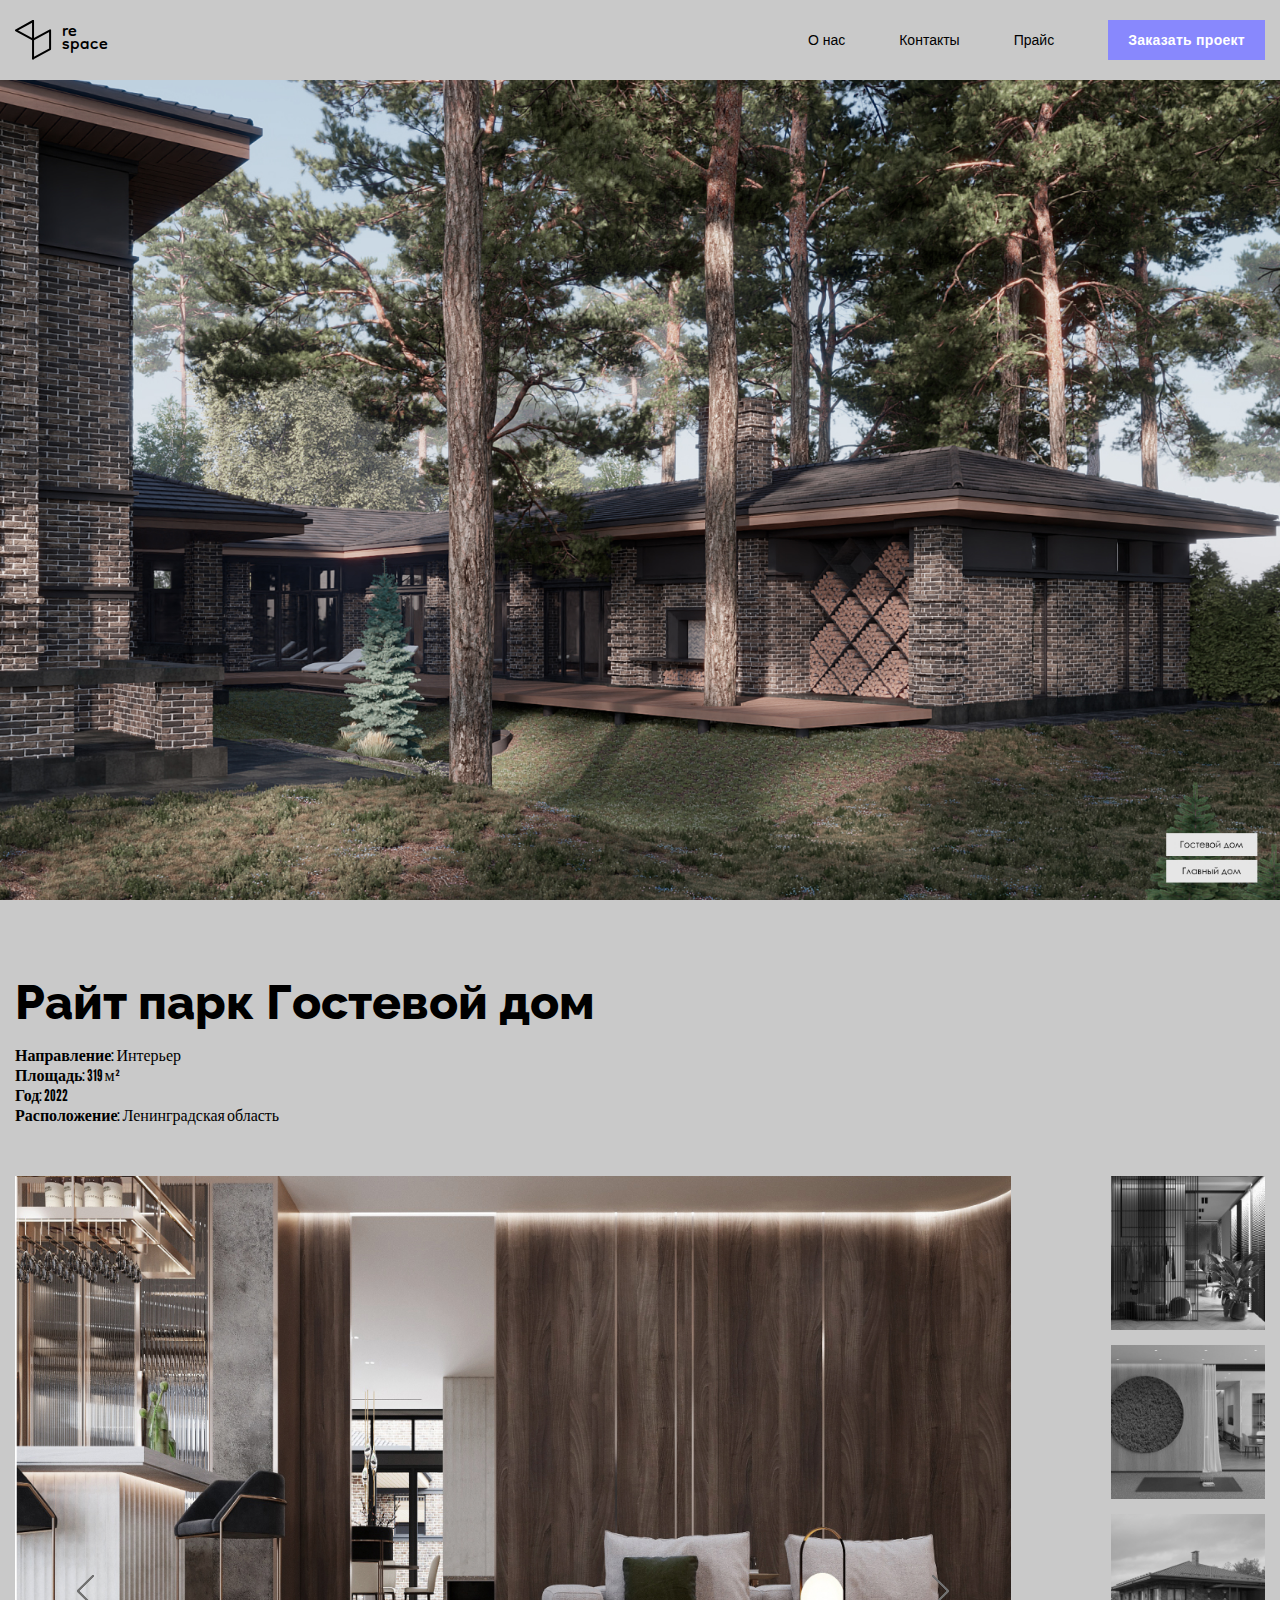
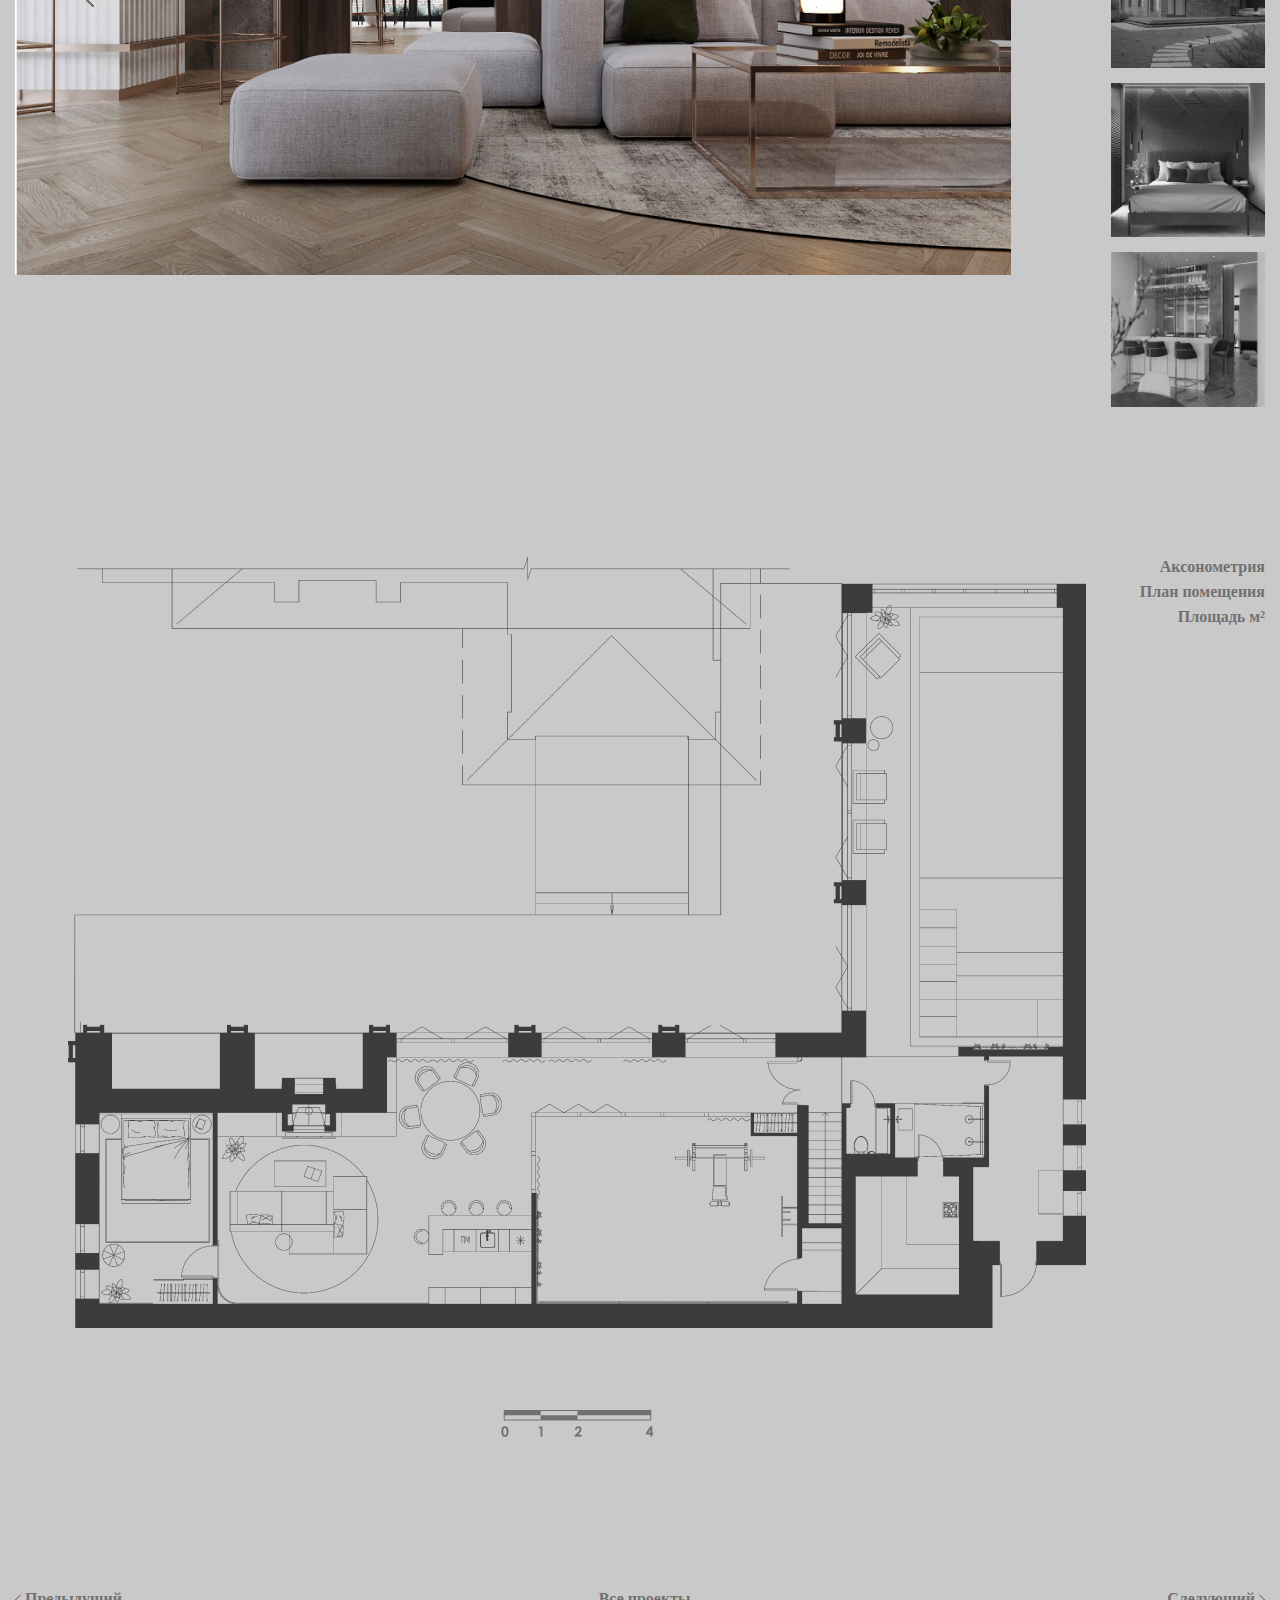
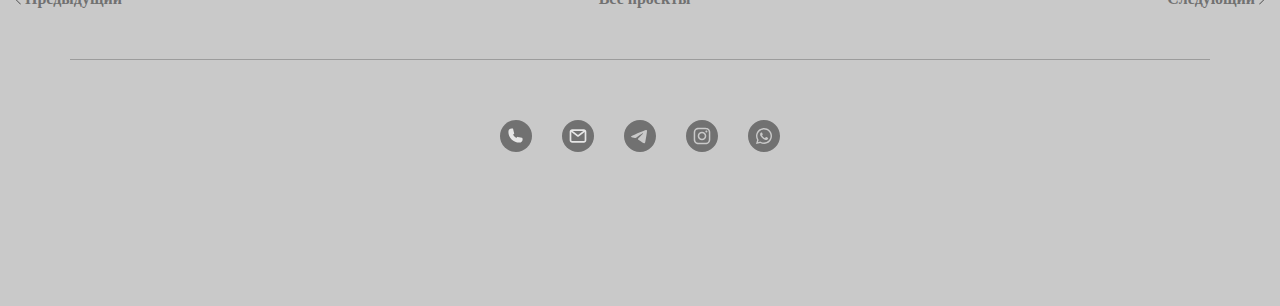
<file: rajt-park-gostevoj-dom.html>
<!DOCTYPE html>
<html lang="en">

<head>
    <meta charset="UTF-8">
    <meta http-equiv="X-UA-Compatible" content="IE=edge">
    <meta name="viewport" content="width=device-width, initial-scale=1.0">
    <title>Апартаменты Лиговский сити</title>
    <link rel="stylesheet" href="./css/style.css">
</head>

<body>
    <header>
        <div class="container">
            <div class="header__nav">
                <a href="./index.html" class="header__nav-logo-link"><img src="./img/logo.svg" alt="Logo">
                    <div class="header__nav-logo-text">re space</div>
                </a>
                <nav class="nav__menu">
                    <a href="./about.html" class="nav__menu-link">О нас</a>
                    <a href="#!" class="nav__menu-link">Контакты</a>
                    <a href="./price.html" class="nav__menu-link">Прайс</a>
                    <a href="#!" class="nav__menu-link">Заказать проект</a>
                </nav>
                <button class="btn__menu">
                    <span class="btn__menu--elem"></span>
                </button>
                <nav class="nav__menu-mob">
                    <a href="./about.html" class="nav__menu-mob-link">О нас</a>
                    <a href="#!" class="nav__menu-mob-link">Контакты</a>
                    <a href="./price.html" class="nav__menu-mob-link">Прайс</a>
                    <a href="#!" class="nav__menu-mob-link">Заказать проект</a>
                </nav>
            </div>
        </div>
    </header>
    <main>
        <section class="hero">
            <img src="img/rajt-park-gostevoj-dom.jpg" alt="" class="hero__img">
        </section>

        <section class="object">

            <div class="container">
                <div class="object__content">
                    <h1 class="object__title">Райт парк Гостевой дом</h1>
                    <p class="object__description"><span>Направление:</span> Интерьер</p>
                    <p class="object__description"><span>Площадь:</span> 319 м²</p>
                    <p class="object__description"><span>Год:</span> 2022</p>
                    <p class="object__description"><span>Расположение:</span> Ленинградская область</p>
                </div>
                <div class="object__slider">

                    <div class="slide"  id="slider">
                        <img src="./img/rajt-park-gostevoj-dom-01.jpg" alt="" class="slide__img">
                        <img src="./img/blagoustrojstvo-apart-otel.jpg" alt="" class="slide__img">
                        <img src="./img/apartamenty-ariosto.jpg" alt="" class="slide__img">
                        <a href="#!" class="arrow__left" id="arrowLeft"><img src="./img/arrow-left.svg" alt=""></a>
                        <a href="#!" class="arrow__right" id="arrowRight"><img src="./img/arrow-right.svg" alt=""></a>
                    </div>

                    <div class="slide__nav">
                        <a href="#!" class="slide__nav-item"><img src="./img/rajt-park-gostevoj-dom-small-01.jpg" alt=""></a>
                        <a href="#!" class="slide__nav-item"><img src="./img/rajt-park-gostevoj-dom-small-02.jpg" alt=""></a>
                        <a href="#!" class="slide__nav-item"><img src="./img/rajt-park-gostevoj-dom-small-03.jpg" alt=""></a>
                        <a href="#!" class="slide__nav-item"><img src="./img/rajt-park-gostevoj-dom-small-04.jpg" alt=""></a>
                        <a href="#!" class="slide__nav-item"><img src="./img/rajt-park-gostevoj-dom-small-05.jpg" alt=""></a>
                    </div>

                </div>
            </div>
        </section>

        <section сclass="plan">
            <div class="container">
                <div class="container__row">
                    <div class="plan__img">
                        <div class="plan__img-wrapper">
                            <img src="./img/rajt-park-gostevoj-dom-plan.png" alt="" class="plan__img-img">
                            <img src="./img/rajt-park-gostevoj-dom-sacle.png" alt="" class="plan__img-scale">
                        </div>
                    </div>
                    <nav class="plan__nav">
                        <a href="#!" class="plan__nav-link">Аксонометрия</a>
                        <a href="#!" class="plan__nav-link">План помещения</a>
                        <a href="#!" class="plan__nav-link">Площадь м²</a>
                    </nav>
                </div>

            </div>
        </section>

        <section class="footer__navigation">
            <div class="container">
                <nav class="footer__nav">
                    <a href="./ligovskiy.html" class="footer__nav-link">Предыдущий</a>
                    <a href="/" class="footer__nav-link">Все проекты</a>
                    <a href="./kafe-magazin-lamberi.html" class="footer__nav-link">Следующий</a>
                </nav>
            </div>
        </section>

    </main>



    <footer class="footer">
        <div class="container">
            <div class="footer__line"></div>
            <div class="footer__row-soc">
                <a href="#!" class="footer__soc-link">
                    <svg width="32" height="32" viewBox="0 0 32 32" xmlns="http://www.w3.org/2000/svg"
                        class="svg__link">
                        <circle cx="16" cy="16" r="16" />
                        <path
                            d="M19.3248 22.5847C16.4329 22.581 13.6605 21.4305 11.6156 19.3856C9.57072 17.3407 8.42025 14.5683 8.4165 11.6764C8.4165 10.8122 8.75979 9.98345 9.37085 9.37239C9.9819 8.76134 10.8107 8.41805 11.6748 8.41805C11.8578 8.41666 12.0405 8.43326 12.2203 8.46763C12.394 8.49335 12.5648 8.53605 12.7303 8.59513C12.8466 8.63595 12.9503 8.70644 13.031 8.79961C13.1118 8.89278 13.1668 9.00542 13.1907 9.12638L14.1611 13.3764C14.1872 13.4917 14.1841 13.6118 14.1519 13.7257C14.1198 13.8395 14.0596 13.9434 13.9769 14.028C13.8848 14.1272 13.8778 14.1343 13.0065 14.5876C13.7042 16.1182 14.9284 17.3474 16.4561 18.0514C16.9165 17.173 16.9236 17.166 17.0228 17.0739C17.1074 16.9912 17.2113 16.931 17.3252 16.8989C17.439 16.8667 17.5591 16.8636 17.6744 16.8897L21.9244 17.8601C22.0415 17.8873 22.1498 17.9438 22.239 18.0244C22.3282 18.1049 22.3955 18.2068 22.4344 18.3205C22.4942 18.4887 22.5392 18.6617 22.569 18.8376C22.5975 19.0157 22.6117 19.1957 22.6115 19.376C22.5984 20.2364 22.2455 21.0568 21.6297 21.658C21.014 22.2591 20.1854 22.5923 19.3248 22.5847Z" />
                    </svg>
                </a>

                <a href="#!" class="footer__soc-link">
                    <svg width="32" height="32" viewBox="0 0 32 32" fill="none" xmlns="http://www.w3.org/2000/svg"
                        class="svg__link">
                        <circle cx="16" cy="16" r="16" fill="#717171" />
                        <path
                            d="M21.8332 9.33203H10.1665C9.50346 9.33203 8.86758 9.59542 8.39874 10.0643C7.9299 10.5331 7.6665 11.169 7.6665 11.832V20.1654C7.6665 20.8284 7.9299 21.4643 8.39874 21.9331C8.86758 22.402 9.50346 22.6654 10.1665 22.6654H21.8332C22.4962 22.6654 23.1321 22.402 23.6009 21.9331C24.0698 21.4643 24.3332 20.8284 24.3332 20.1654V11.832C24.3332 11.169 24.0698 10.5331 23.6009 10.0643C23.1321 9.59542 22.4962 9.33203 21.8332 9.33203ZM21.2748 10.9987L15.9998 14.957L10.7248 10.9987H21.2748ZM21.8332 20.9987H10.1665C9.94549 20.9987 9.73353 20.9109 9.57725 20.7546C9.42097 20.5983 9.33317 20.3864 9.33317 20.1654V12.0404L15.4998 16.6654C15.6441 16.7735 15.8195 16.832 15.9998 16.832C16.1801 16.832 16.3556 16.7735 16.4998 16.6654L22.6665 12.0404V20.1654C22.6665 20.3864 22.5787 20.5983 22.4224 20.7546C22.2661 20.9109 22.0542 20.9987 21.8332 20.9987Z"
                            fill="#E6E6E6" />
                    </svg>
                </a>
                <a href="#!" class="footer__soc-link">
                    <svg width="32" height="32" viewBox="0 0 32 32" fill="none" xmlns="http://www.w3.org/2000/svg">
                        <path fill-rule="evenodd" clip-rule="evenodd"
                            d="M16 32C7.16344 32 0 24.8366 0 16C0 7.16344 7.16344 0 16 0C24.8366 0 32 7.16344 32 16C32 24.8366 24.8366 32 16 32ZM16.6919 12.0074C15.2589 12.6034 12.3949 13.8371 8.09992 15.7083C7.40248 15.9856 7.03714 16.257 7.00388 16.5223C6.94767 16.9706 7.50915 17.1472 8.27374 17.3876C8.37774 17.4203 8.4855 17.4542 8.59598 17.4901C9.34822 17.7346 10.3601 18.0207 10.8862 18.0321C11.3633 18.0424 11.8959 17.8457 12.4839 17.4419C16.4968 14.7331 18.5683 13.3639 18.6983 13.3344C18.7901 13.3136 18.9172 13.2874 19.0034 13.3639C19.0895 13.4405 19.0811 13.5855 19.0719 13.6244C19.0163 13.8615 16.8123 15.9106 15.6717 16.971C15.3161 17.3015 15.0639 17.536 15.0124 17.5896C14.8969 17.7096 14.7791 17.823 14.666 17.9321C13.9672 18.6058 13.4431 19.111 14.695 19.936C15.2967 20.3325 15.7781 20.6603 16.2584 20.9874C16.7829 21.3446 17.306 21.7009 17.9829 22.1446C18.1554 22.2576 18.3201 22.375 18.4805 22.4894C19.0909 22.9246 19.6393 23.3155 20.3168 23.2532C20.7105 23.217 21.1172 22.8468 21.3237 21.7427C21.8118 19.1335 22.7712 13.4801 22.9929 11.1505C23.0123 10.9464 22.9879 10.6851 22.9683 10.5705C22.9486 10.4558 22.9076 10.2924 22.7586 10.1715C22.582 10.0283 22.3095 9.99805 22.1877 10.0001C21.6335 10.01 20.7834 10.3056 16.6919 12.0074Z"
                            fill="#717171" />
                    </svg>
                </a>
                <a href="#!" class="footer__soc-link">
                    <svg width="32" height="32" viewBox="0 0 32 32" fill="none" xmlns="http://www.w3.org/2000/svg">
                        <path
                            d="M16 18.8C14.5 18.8 13.2 17.6 13.2 16C13.2 14.5 14.4 13.2 16 13.2C17.5 13.2 18.8 14.4 18.8 16C18.8 17.5 17.5 18.8 16 18.8Z"
                            fill="#717171" />
                        <path fill-rule="evenodd" clip-rule="evenodd"
                            d="M19.4 9.2H12.6C11.8 9.3 11.4 9.4 11.1 9.5C10.7 9.6 10.4 9.8 10.1 10.1C9.86261 10.3374 9.75045 10.5748 9.61489 10.8617C9.57916 10.9373 9.5417 11.0166 9.5 11.1C9.48453 11.1464 9.46667 11.1952 9.44752 11.2475C9.34291 11.5333 9.2 11.9238 9.2 12.6V19.4C9.3 20.2 9.4 20.6 9.5 20.9C9.6 21.3 9.8 21.6 10.1 21.9C10.3374 22.1374 10.5748 22.2495 10.8617 22.3851C10.9374 22.4209 11.0165 22.4583 11.1 22.5C11.1464 22.5155 11.1952 22.5333 11.2475 22.5525C11.5333 22.6571 11.9238 22.8 12.6 22.8H19.4C20.2 22.7 20.6 22.6 20.9 22.5C21.3 22.4 21.6 22.2 21.9 21.9C22.1374 21.6626 22.2495 21.4252 22.3851 21.1383C22.4209 21.0626 22.4583 20.9835 22.5 20.9C22.5155 20.8536 22.5333 20.8048 22.5525 20.7525C22.6571 20.4667 22.8 20.0762 22.8 19.4V12.6C22.7 11.8 22.6 11.4 22.5 11.1C22.4 10.7 22.2 10.4 21.9 10.1C21.6626 9.86261 21.4252 9.75045 21.1383 9.61488C21.0627 9.57918 20.9833 9.54167 20.9 9.5C20.8536 9.48453 20.8048 9.46666 20.7525 9.44752C20.4667 9.3429 20.0762 9.2 19.4 9.2ZM16 11.7C13.6 11.7 11.7 13.6 11.7 16C11.7 18.4 13.6 20.3 16 20.3C18.4 20.3 20.3 18.4 20.3 16C20.3 13.6 18.4 11.7 16 11.7ZM21.4 11.6C21.4 12.1523 20.9523 12.6 20.4 12.6C19.8477 12.6 19.4 12.1523 19.4 11.6C19.4 11.0477 19.8477 10.6 20.4 10.6C20.9523 10.6 21.4 11.0477 21.4 11.6Z"
                            fill="#717171" />
                        <path fill-rule="evenodd" clip-rule="evenodd"
                            d="M0 16C0 7.16344 7.16344 0 16 0C24.8366 0 32 7.16344 32 16C32 24.8366 24.8366 32 16 32C7.16344 32 0 24.8366 0 16ZM12.6 7.7H19.4C20.3 7.8 20.9 7.9 21.4 8.1C22 8.4 22.4 8.6 22.9 9.1C23.4 9.6 23.7 10.1 23.9 10.6C24.1 11.1 24.3 11.7 24.3 12.6V19.4C24.2 20.3 24.1 20.9 23.9 21.4C23.6 22 23.4 22.4 22.9 22.9C22.4 23.4 21.9 23.7 21.4 23.9C20.9 24.1 20.3 24.3 19.4 24.3H12.6C11.7 24.2 11.1 24.1 10.6 23.9C10 23.6 9.6 23.4 9.1 22.9C8.6 22.4 8.3 21.9 8.1 21.4C7.9 20.9 7.7 20.3 7.7 19.4V12.6C7.8 11.7 7.9 11.1 8.1 10.6C8.4 10 8.6 9.6 9.1 9.1C9.6 8.6 10.1 8.3 10.6 8.1C11.1 7.9 11.7 7.7 12.6 7.7Z"
                            fill="#717171" />
                    </svg>
                </a>
                <a href="#!" class="footer__soc-link">
                    <svg width="32" height="32" viewBox="0 0 32 32" fill="none" xmlns="http://www.w3.org/2000/svg">
                        <path fill-rule="evenodd" clip-rule="evenodd"
                            d="M12.6 21.7C13.6 22.3 14.8 22.6 16 22.6C19.7 22.6 22.6 19.6 22.6 16.1C22.6 14.3 22 12.7 20.7 11.4C19.4 10.2 17.8 9.5 16 9.5C12.4 9.5 9.39999 12.5 9.39999 16.1C9.39999 17.3 9.7 18.5 10.4 19.6L10.6 19.9L9.89999 22.3L12.4 21.6L12.6 21.7ZM18.2 17C18.4 17 19.4 17.5 19.6 17.6C19.6311 17.6156 19.6623 17.6287 19.6931 17.6417C19.8599 17.7121 20.0156 17.7779 20.1 18.2C20.2 18.2 20.2 18.6 20 19.1C19.9 19.5 19.1 20 18.7 20C18.6322 20 18.5673 20.0057 18.498 20.0119C18.1582 20.0419 17.712 20.0814 16.3 19.5C14.5475 18.799 13.3325 17.0999 12.9913 16.6228C12.9431 16.5554 12.9124 16.5124 12.9 16.5C12.883 16.466 12.8485 16.4116 12.8031 16.3399C12.5819 15.9906 12.1 15.2297 12.1 14.4C12.1 13.4 12.6 12.9 12.8 12.7C13 12.5 13.2 12.5 13.3 12.5H13.7C13.8 12.5 14 12.5 14.1 12.8C14.3 13.2 14.7 14.2 14.7 14.3C14.7 14.3333 14.7111 14.3667 14.7222 14.4C14.7445 14.4667 14.7667 14.5333 14.7 14.6C14.65 14.65 14.625 14.7 14.6 14.75C14.575 14.8 14.55 14.85 14.5 14.9L14.2 15.2C14.1 15.3 14 15.4 14.1 15.6C14.2 15.8 14.6 16.5 15.2 17C15.8751 17.5907 16.4078 17.8254 16.6778 17.9443C16.7278 17.9663 16.7688 17.9844 16.8 18C17 18 17.1 18 17.2 17.9C17.25 17.8 17.375 17.65 17.5 17.5C17.625 17.35 17.75 17.2 17.8 17.1C17.9 16.9 18 16.9 18.2 17Z"
                            fill="#717171" />
                        <path fill-rule="evenodd" clip-rule="evenodd"
                            d="M0 16C0 7.16344 7.16344 0 16 0C24.8366 0 32 7.16344 32 16C32 24.8366 24.8366 32 16 32C7.16344 32 0 24.8366 0 16ZM16 8C18.1 8 20.1 8.8 21.6 10.3C23.1 11.8 24 13.8 24 15.9C24 20.3 20.4 23.9 16 23.9C14.7 23.9 13.4 23.5 12.2 22.9L8 24L9.10001 20C8.40001 18.8 8 17.4 8 16C8 11.6 11.6 8 16 8Z"
                            fill="#717171" />
                    </svg>
                </a>
            </div>
        </div>
    </footer>
    <script src="./js/main.js"></script>
</body>

</html>
</file>
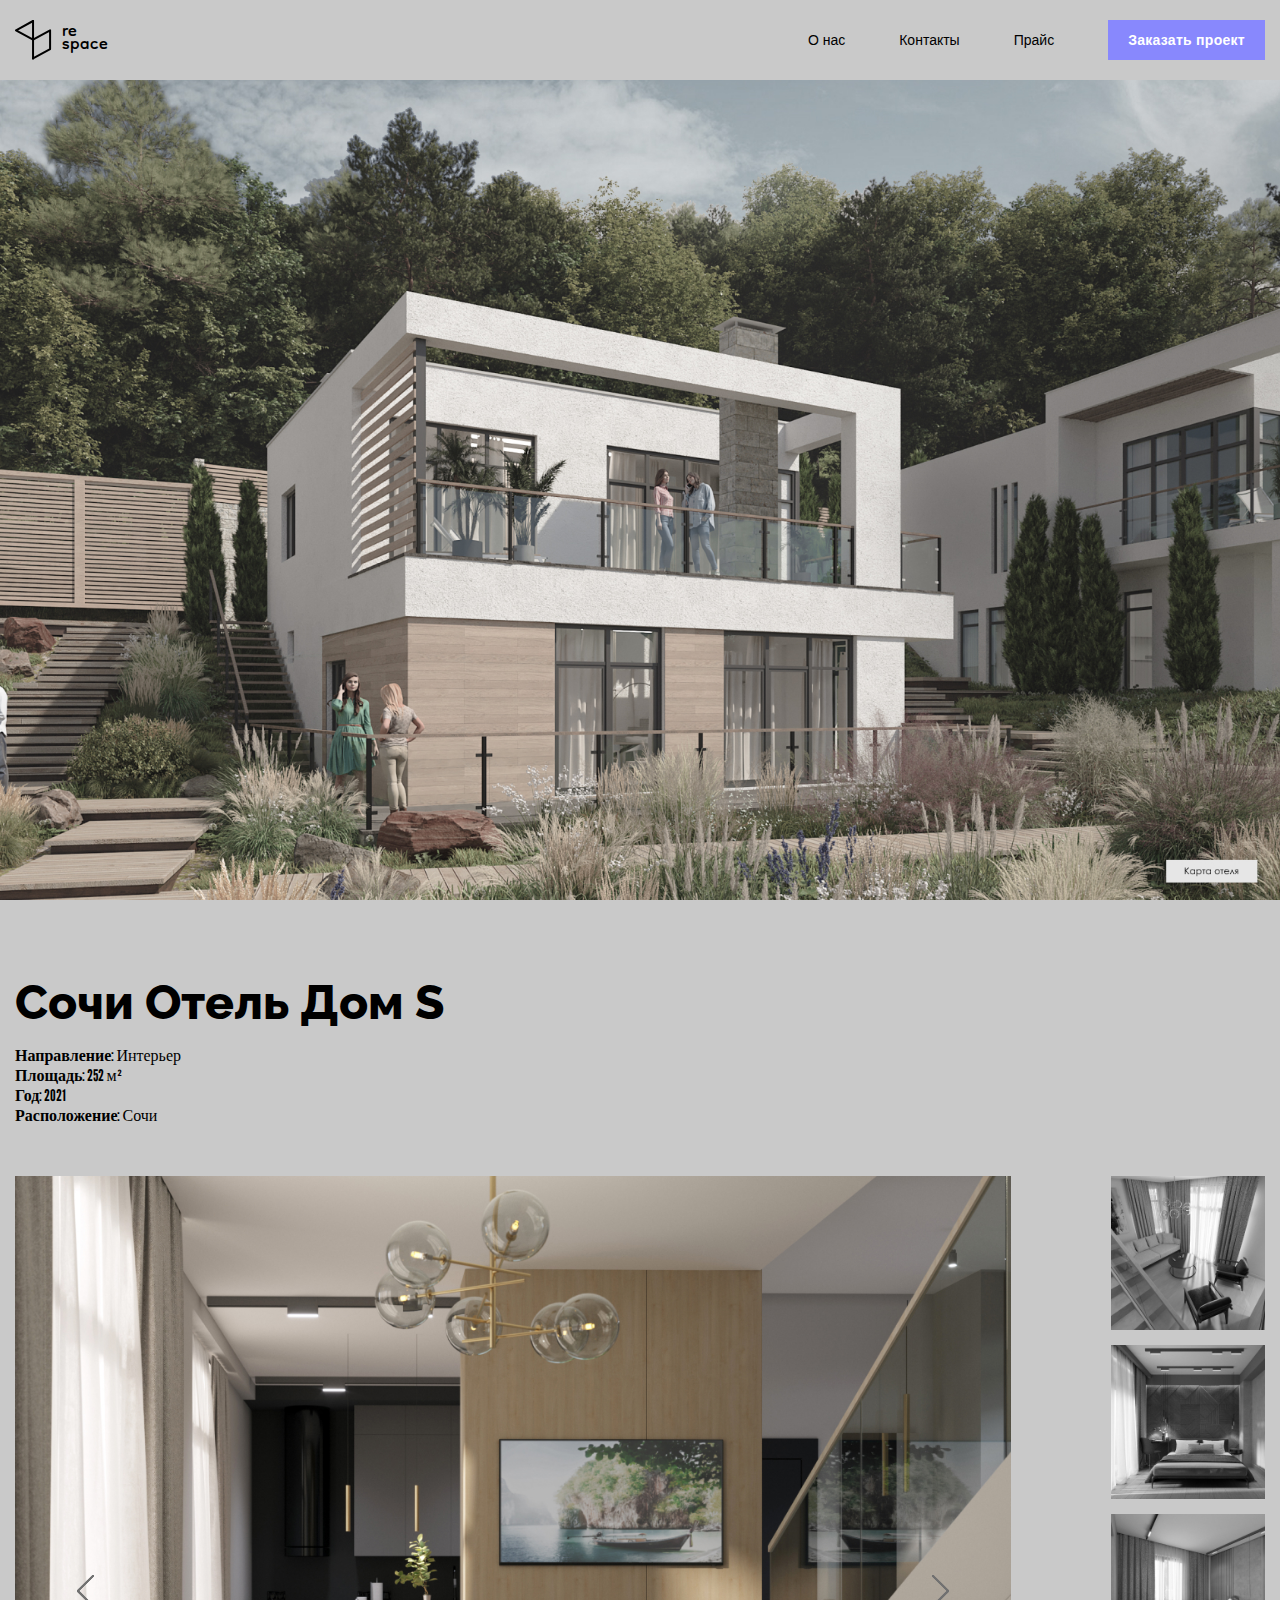
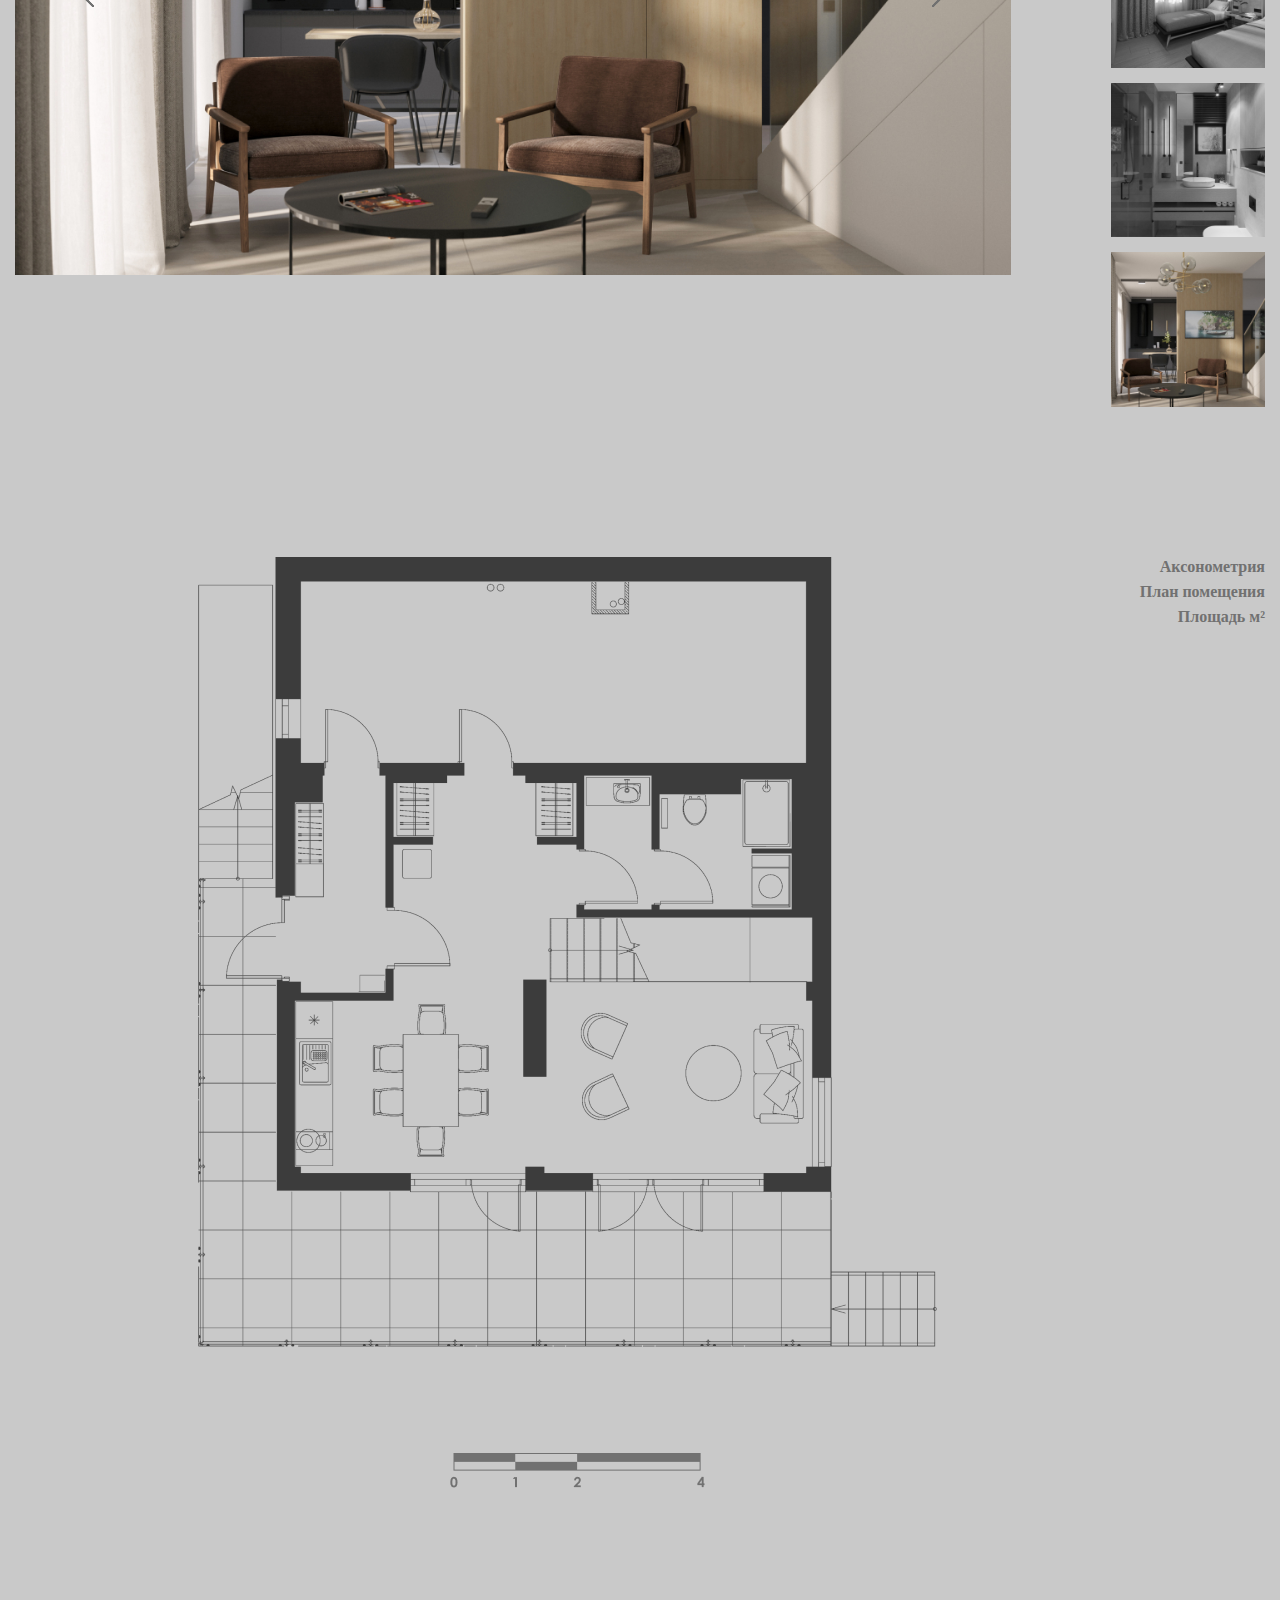
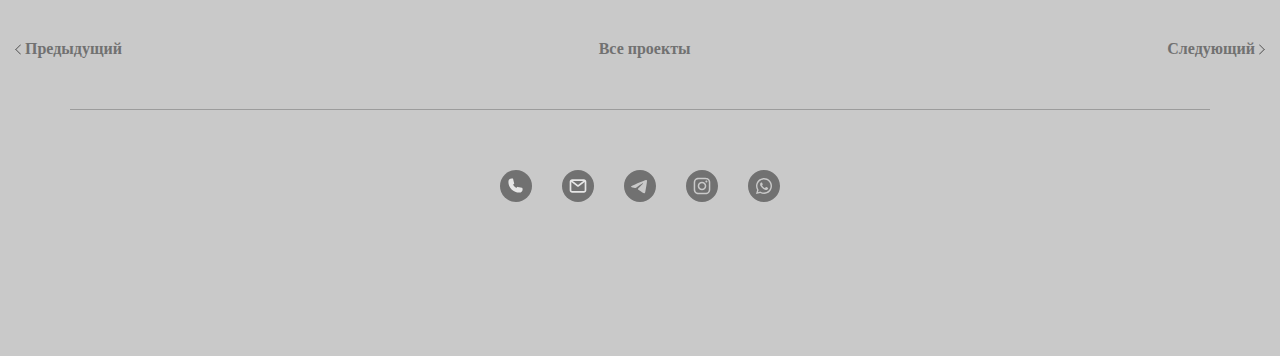
<file: sochi-otel-dom-s.html>
<!DOCTYPE html>
<html lang="en">

<head>
    <meta charset="UTF-8">
    <meta http-equiv="X-UA-Compatible" content="IE=edge">
    <meta name="viewport" content="width=device-width, initial-scale=1.0">
    <title>Апартаменты Лиговский сити</title>
    <link rel="stylesheet" href="./css/style.css">
</head>

<body>
    <header>
        <div class="container">
            <div class="header__nav">
                <a href="./index.html" class="header__nav-logo-link"><img src="./img/logo.svg" alt="Logo">
                    <div class="header__nav-logo-text">re space</div>
                </a>
                <nav class="nav__menu">
                    <a href="./about.html" class="nav__menu-link">О нас</a>
                    <a href="#!" class="nav__menu-link">Контакты</a>
                    <a href="./price.html" class="nav__menu-link">Прайс</a>
                    <a href="#!" class="nav__menu-link">Заказать проект</a>
                </nav>
                <button class="btn__menu">
                    <span class="btn__menu--elem"></span>
                </button>
                <nav class="nav__menu-mob">
                    <a href="./about.html" class="nav__menu-mob-link">О нас</a>
                    <a href="#!" class="nav__menu-mob-link">Контакты</a>
                    <a href="./price.html" class="nav__menu-mob-link">Прайс</a>
                    <a href="#!" class="nav__menu-mob-link">Заказать проект</a>
                </nav>
            </div>
        </div>
    </header>
    <main>
        <section class="hero">
            <img src="img/sochi-otel-dom-s.jpg" alt="" class="hero__img">
        </section>

        <section class="object">

            <div class="container">
                <div class="object__content">
                    <h1 class="object__title">Сочи Отель Дом S</h1>
                    <p class="object__description"><span>Направление:</span> Интерьер</p>
                    <p class="object__description"><span>Площадь:</span> 252 м²</p>
                    <p class="object__description"><span>Год:</span> 2021</p>
                    <p class="object__description"><span>Расположение:</span> Сочи</p>
                </div>
                <div class="object__slider">

                    <div class="slide"  id="slider">
                        <img src="./img/sochi-otel-dom-s-01.jpg" alt="" class="slide__img">
                        <img src="./img/blagoustrojstvo-apart-otel.jpg" alt="" class="slide__img">
                        <img src="./img/apartamenty-ariosto.jpg" alt="" class="slide__img">
                        <a href="#!" class="arrow__left" id="arrowLeft"><img src="./img/arrow-left.svg" alt=""></a>
                        <a href="#!" class="arrow__right" id="arrowRight"><img src="./img/arrow-right.svg" alt=""></a>
                    </div>

                    <div class="slide__nav">
                        <a href="#!" class="slide__nav-item"><img src="./img/sochi-otel-dom-s-small-01.jpg" alt=""></a>
                        <a href="#!" class="slide__nav-item"><img src="./img/sochi-otel-dom-s-small-02.jpg" alt=""></a>
                        <a href="#!" class="slide__nav-item"><img src="./img/sochi-otel-dom-s-small-03.jpg" alt=""></a>
                        <a href="#!" class="slide__nav-item"><img src="./img/sochi-otel-dom-s-small-04.jpg" alt=""></a>
                        <a href="#!" class="slide__nav-item"><img src="./img/sochi-otel-dom-s-small-05.jpg" alt=""></a>
                    </div>

                </div>
            </div>
        </section>

        <section сclass="plan">
            <div class="container">
                <div class="container__row">
                    <div class="plan__img">
                        <div class="plan__img-wrapper">
                            <img src="./img/sochi-otel-dom-s-plan.png" alt="" class="plan__img-img">
                            <img src="./img/sochi-otel-dom-s-scale.png" alt="" class="plan__img-scale">
                        </div>
                    </div>
                    <nav class="plan__nav">
                        <a href="#!" class="plan__nav-link">Аксонометрия</a>
                        <a href="#!" class="plan__nav-link">План помещения</a>
                        <a href="#!" class="plan__nav-link">Площадь м²</a>
                    </nav>
                </div>

            </div>
        </section>

        <section class="footer__navigation">
            <div class="container">
                <nav class="footer__nav">
                    <a href="./blagoustrojstvo-apart-otel.html" class="footer__nav-link">Предыдущий</a>
                    <a href="/" class="footer__nav-link">Все проекты</a>
                    <a href="./apartamenty-ariosto.html" class="footer__nav-link">Следующий</a>
                </nav>
            </div>
        </section>

    </main>



    <footer class="footer">
        <div class="container">
            <div class="footer__line"></div>
            <div class="footer__row-soc">
                <a href="#!" class="footer__soc-link">
                    <svg width="32" height="32" viewBox="0 0 32 32" xmlns="http://www.w3.org/2000/svg"
                        class="svg__link">
                        <circle cx="16" cy="16" r="16" />
                        <path
                            d="M19.3248 22.5847C16.4329 22.581 13.6605 21.4305 11.6156 19.3856C9.57072 17.3407 8.42025 14.5683 8.4165 11.6764C8.4165 10.8122 8.75979 9.98345 9.37085 9.37239C9.9819 8.76134 10.8107 8.41805 11.6748 8.41805C11.8578 8.41666 12.0405 8.43326 12.2203 8.46763C12.394 8.49335 12.5648 8.53605 12.7303 8.59513C12.8466 8.63595 12.9503 8.70644 13.031 8.79961C13.1118 8.89278 13.1668 9.00542 13.1907 9.12638L14.1611 13.3764C14.1872 13.4917 14.1841 13.6118 14.1519 13.7257C14.1198 13.8395 14.0596 13.9434 13.9769 14.028C13.8848 14.1272 13.8778 14.1343 13.0065 14.5876C13.7042 16.1182 14.9284 17.3474 16.4561 18.0514C16.9165 17.173 16.9236 17.166 17.0228 17.0739C17.1074 16.9912 17.2113 16.931 17.3252 16.8989C17.439 16.8667 17.5591 16.8636 17.6744 16.8897L21.9244 17.8601C22.0415 17.8873 22.1498 17.9438 22.239 18.0244C22.3282 18.1049 22.3955 18.2068 22.4344 18.3205C22.4942 18.4887 22.5392 18.6617 22.569 18.8376C22.5975 19.0157 22.6117 19.1957 22.6115 19.376C22.5984 20.2364 22.2455 21.0568 21.6297 21.658C21.014 22.2591 20.1854 22.5923 19.3248 22.5847Z" />
                    </svg>
                </a>

                <a href="#!" class="footer__soc-link">
                    <svg width="32" height="32" viewBox="0 0 32 32" fill="none" xmlns="http://www.w3.org/2000/svg"
                        class="svg__link">
                        <circle cx="16" cy="16" r="16" fill="#717171" />
                        <path
                            d="M21.8332 9.33203H10.1665C9.50346 9.33203 8.86758 9.59542 8.39874 10.0643C7.9299 10.5331 7.6665 11.169 7.6665 11.832V20.1654C7.6665 20.8284 7.9299 21.4643 8.39874 21.9331C8.86758 22.402 9.50346 22.6654 10.1665 22.6654H21.8332C22.4962 22.6654 23.1321 22.402 23.6009 21.9331C24.0698 21.4643 24.3332 20.8284 24.3332 20.1654V11.832C24.3332 11.169 24.0698 10.5331 23.6009 10.0643C23.1321 9.59542 22.4962 9.33203 21.8332 9.33203ZM21.2748 10.9987L15.9998 14.957L10.7248 10.9987H21.2748ZM21.8332 20.9987H10.1665C9.94549 20.9987 9.73353 20.9109 9.57725 20.7546C9.42097 20.5983 9.33317 20.3864 9.33317 20.1654V12.0404L15.4998 16.6654C15.6441 16.7735 15.8195 16.832 15.9998 16.832C16.1801 16.832 16.3556 16.7735 16.4998 16.6654L22.6665 12.0404V20.1654C22.6665 20.3864 22.5787 20.5983 22.4224 20.7546C22.2661 20.9109 22.0542 20.9987 21.8332 20.9987Z"
                            fill="#E6E6E6" />
                    </svg>
                </a>
                <a href="#!" class="footer__soc-link">
                    <svg width="32" height="32" viewBox="0 0 32 32" fill="none" xmlns="http://www.w3.org/2000/svg">
                        <path fill-rule="evenodd" clip-rule="evenodd"
                            d="M16 32C7.16344 32 0 24.8366 0 16C0 7.16344 7.16344 0 16 0C24.8366 0 32 7.16344 32 16C32 24.8366 24.8366 32 16 32ZM16.6919 12.0074C15.2589 12.6034 12.3949 13.8371 8.09992 15.7083C7.40248 15.9856 7.03714 16.257 7.00388 16.5223C6.94767 16.9706 7.50915 17.1472 8.27374 17.3876C8.37774 17.4203 8.4855 17.4542 8.59598 17.4901C9.34822 17.7346 10.3601 18.0207 10.8862 18.0321C11.3633 18.0424 11.8959 17.8457 12.4839 17.4419C16.4968 14.7331 18.5683 13.3639 18.6983 13.3344C18.7901 13.3136 18.9172 13.2874 19.0034 13.3639C19.0895 13.4405 19.0811 13.5855 19.0719 13.6244C19.0163 13.8615 16.8123 15.9106 15.6717 16.971C15.3161 17.3015 15.0639 17.536 15.0124 17.5896C14.8969 17.7096 14.7791 17.823 14.666 17.9321C13.9672 18.6058 13.4431 19.111 14.695 19.936C15.2967 20.3325 15.7781 20.6603 16.2584 20.9874C16.7829 21.3446 17.306 21.7009 17.9829 22.1446C18.1554 22.2576 18.3201 22.375 18.4805 22.4894C19.0909 22.9246 19.6393 23.3155 20.3168 23.2532C20.7105 23.217 21.1172 22.8468 21.3237 21.7427C21.8118 19.1335 22.7712 13.4801 22.9929 11.1505C23.0123 10.9464 22.9879 10.6851 22.9683 10.5705C22.9486 10.4558 22.9076 10.2924 22.7586 10.1715C22.582 10.0283 22.3095 9.99805 22.1877 10.0001C21.6335 10.01 20.7834 10.3056 16.6919 12.0074Z"
                            fill="#717171" />
                    </svg>
                </a>
                <a href="#!" class="footer__soc-link">
                    <svg width="32" height="32" viewBox="0 0 32 32" fill="none" xmlns="http://www.w3.org/2000/svg">
                        <path
                            d="M16 18.8C14.5 18.8 13.2 17.6 13.2 16C13.2 14.5 14.4 13.2 16 13.2C17.5 13.2 18.8 14.4 18.8 16C18.8 17.5 17.5 18.8 16 18.8Z"
                            fill="#717171" />
                        <path fill-rule="evenodd" clip-rule="evenodd"
                            d="M19.4 9.2H12.6C11.8 9.3 11.4 9.4 11.1 9.5C10.7 9.6 10.4 9.8 10.1 10.1C9.86261 10.3374 9.75045 10.5748 9.61489 10.8617C9.57916 10.9373 9.5417 11.0166 9.5 11.1C9.48453 11.1464 9.46667 11.1952 9.44752 11.2475C9.34291 11.5333 9.2 11.9238 9.2 12.6V19.4C9.3 20.2 9.4 20.6 9.5 20.9C9.6 21.3 9.8 21.6 10.1 21.9C10.3374 22.1374 10.5748 22.2495 10.8617 22.3851C10.9374 22.4209 11.0165 22.4583 11.1 22.5C11.1464 22.5155 11.1952 22.5333 11.2475 22.5525C11.5333 22.6571 11.9238 22.8 12.6 22.8H19.4C20.2 22.7 20.6 22.6 20.9 22.5C21.3 22.4 21.6 22.2 21.9 21.9C22.1374 21.6626 22.2495 21.4252 22.3851 21.1383C22.4209 21.0626 22.4583 20.9835 22.5 20.9C22.5155 20.8536 22.5333 20.8048 22.5525 20.7525C22.6571 20.4667 22.8 20.0762 22.8 19.4V12.6C22.7 11.8 22.6 11.4 22.5 11.1C22.4 10.7 22.2 10.4 21.9 10.1C21.6626 9.86261 21.4252 9.75045 21.1383 9.61488C21.0627 9.57918 20.9833 9.54167 20.9 9.5C20.8536 9.48453 20.8048 9.46666 20.7525 9.44752C20.4667 9.3429 20.0762 9.2 19.4 9.2ZM16 11.7C13.6 11.7 11.7 13.6 11.7 16C11.7 18.4 13.6 20.3 16 20.3C18.4 20.3 20.3 18.4 20.3 16C20.3 13.6 18.4 11.7 16 11.7ZM21.4 11.6C21.4 12.1523 20.9523 12.6 20.4 12.6C19.8477 12.6 19.4 12.1523 19.4 11.6C19.4 11.0477 19.8477 10.6 20.4 10.6C20.9523 10.6 21.4 11.0477 21.4 11.6Z"
                            fill="#717171" />
                        <path fill-rule="evenodd" clip-rule="evenodd"
                            d="M0 16C0 7.16344 7.16344 0 16 0C24.8366 0 32 7.16344 32 16C32 24.8366 24.8366 32 16 32C7.16344 32 0 24.8366 0 16ZM12.6 7.7H19.4C20.3 7.8 20.9 7.9 21.4 8.1C22 8.4 22.4 8.6 22.9 9.1C23.4 9.6 23.7 10.1 23.9 10.6C24.1 11.1 24.3 11.7 24.3 12.6V19.4C24.2 20.3 24.1 20.9 23.9 21.4C23.6 22 23.4 22.4 22.9 22.9C22.4 23.4 21.9 23.7 21.4 23.9C20.9 24.1 20.3 24.3 19.4 24.3H12.6C11.7 24.2 11.1 24.1 10.6 23.9C10 23.6 9.6 23.4 9.1 22.9C8.6 22.4 8.3 21.9 8.1 21.4C7.9 20.9 7.7 20.3 7.7 19.4V12.6C7.8 11.7 7.9 11.1 8.1 10.6C8.4 10 8.6 9.6 9.1 9.1C9.6 8.6 10.1 8.3 10.6 8.1C11.1 7.9 11.7 7.7 12.6 7.7Z"
                            fill="#717171" />
                    </svg>
                </a>
                <a href="#!" class="footer__soc-link">
                    <svg width="32" height="32" viewBox="0 0 32 32" fill="none" xmlns="http://www.w3.org/2000/svg">
                        <path fill-rule="evenodd" clip-rule="evenodd"
                            d="M12.6 21.7C13.6 22.3 14.8 22.6 16 22.6C19.7 22.6 22.6 19.6 22.6 16.1C22.6 14.3 22 12.7 20.7 11.4C19.4 10.2 17.8 9.5 16 9.5C12.4 9.5 9.39999 12.5 9.39999 16.1C9.39999 17.3 9.7 18.5 10.4 19.6L10.6 19.9L9.89999 22.3L12.4 21.6L12.6 21.7ZM18.2 17C18.4 17 19.4 17.5 19.6 17.6C19.6311 17.6156 19.6623 17.6287 19.6931 17.6417C19.8599 17.7121 20.0156 17.7779 20.1 18.2C20.2 18.2 20.2 18.6 20 19.1C19.9 19.5 19.1 20 18.7 20C18.6322 20 18.5673 20.0057 18.498 20.0119C18.1582 20.0419 17.712 20.0814 16.3 19.5C14.5475 18.799 13.3325 17.0999 12.9913 16.6228C12.9431 16.5554 12.9124 16.5124 12.9 16.5C12.883 16.466 12.8485 16.4116 12.8031 16.3399C12.5819 15.9906 12.1 15.2297 12.1 14.4C12.1 13.4 12.6 12.9 12.8 12.7C13 12.5 13.2 12.5 13.3 12.5H13.7C13.8 12.5 14 12.5 14.1 12.8C14.3 13.2 14.7 14.2 14.7 14.3C14.7 14.3333 14.7111 14.3667 14.7222 14.4C14.7445 14.4667 14.7667 14.5333 14.7 14.6C14.65 14.65 14.625 14.7 14.6 14.75C14.575 14.8 14.55 14.85 14.5 14.9L14.2 15.2C14.1 15.3 14 15.4 14.1 15.6C14.2 15.8 14.6 16.5 15.2 17C15.8751 17.5907 16.4078 17.8254 16.6778 17.9443C16.7278 17.9663 16.7688 17.9844 16.8 18C17 18 17.1 18 17.2 17.9C17.25 17.8 17.375 17.65 17.5 17.5C17.625 17.35 17.75 17.2 17.8 17.1C17.9 16.9 18 16.9 18.2 17Z"
                            fill="#717171" />
                        <path fill-rule="evenodd" clip-rule="evenodd"
                            d="M0 16C0 7.16344 7.16344 0 16 0C24.8366 0 32 7.16344 32 16C32 24.8366 24.8366 32 16 32C7.16344 32 0 24.8366 0 16ZM16 8C18.1 8 20.1 8.8 21.6 10.3C23.1 11.8 24 13.8 24 15.9C24 20.3 20.4 23.9 16 23.9C14.7 23.9 13.4 23.5 12.2 22.9L8 24L9.10001 20C8.40001 18.8 8 17.4 8 16C8 11.6 11.6 8 16 8Z"
                            fill="#717171" />
                    </svg>
                </a>
            </div>
        </div>
    </footer>
    <script src="./js/main.js"></script>
</body>

</html>
</file>
<file: css/style.css>
@import url(https://fonts.googleapis.com/css?family=Dongle:300,regular,700);
@import url(https://fonts.googleapis.com/css?family=League+Gothic:regular);
@import url(https://fonts.googleapis.com/css?family=Raleway:100,200,300,regular,500,600,700,800,900,100italic,200italic,300italic,italic,500italic,600italic,700italic,800italic,900italic);

*,
*::before,
*::after {
    box-sizing: border-box;
}

body {
    padding: 0;
    margin: 0;
    background-color: #C9C9C9;
}

img {
    display: block;
    max-width: 100%;
}

.hidden {
    display: none;
}

h1,
h2,
h3,
h4,
h5,
h6,
p {
    padding: 0;
    margin: 0;
    font-size: 16px;
    font-weight: 400;
}

a {
    text-decoration: none;
    color: inherit;
}

.container-full {
    max-width: 1920px;
    margin: 0 auto;    
}

.container {
    max-width: 1650px;
    margin: 0 auto;
    padding: 0 15px;
}

.bread-crumbs {
    margin-top: 70px;
    font-size: 12px;
    font-weight: 300;
    line-height: 1.33;
    font-family: 'Noto Sans';
    color: #717171;
}

.btn__menu {
    display: none;
    padding: 10px 0;
    background-color: unset;
    outline: unset;
    border: unset;
    cursor: pointer;
    z-index: 10;
    position: relative;
}

.btn__menu--elem {
    display: block;
    width: 30px;
    height: 2px;
    background-color: #8888FD;
    position: relative;
}



.btn__menu--elem::before {
    content: '';
    position: absolute;
    width: 30px;
    height: 2px;
    background-color: #8888FD;
    top: 8px;
    left: 0;
}

.btn__menu--elem::after {
    content: '';
    position: absolute;
    width: 30px;
    height: 2px;
    background-color: #8888FD;
    top: -8px;
    left: 0;
}


.header__nav {
    padding: 20px 0;
    display: flex;
    justify-content: space-between;
    align-items: center;
}

.header__nav-logo-link {
    display: flex;
    column-gap: 10px;
    align-items: center;
}

.header__nav-logo-text {
    max-width: 45px;
    font-size: 26px;
    line-height: 50%;
    font-family: Dongle;
    color: #000000;
}

.nav__menu {
    display: flex;
    column-gap: 54px;
    align-items: center;
    font-family: sans-serif;
    /* font-family: 'League Gothic'; */
}

.nav__menu-mob {
    display: none;
    position: fixed;
    padding-top: 50px;
    top: 0;
    left: 0;
    right: 0;
    bottom: 0;
    background-color: rgba(0, 0, 0, 0.9);
    flex-direction: column;
    column-gap: 54px;
    align-items: center;
    font-family: sans-serif;
    /* font-family: 'League Gothic'; */
    z-index: 1;
}

.nav__menu-mob--active {
    display: flex;
}

.nav__menu-mob-link {
    margin-top: 20px;
    font-size: 20px;
    color: #fff;
}

.nav__menu-link:not(:last-child) {
    font-size: 14px;
    line-height: 1.214;
}

.nav__menu-link:last-child {
    padding: 20px 20px;
    font-size: 14px;
    line-height: 0px;
    letter-spacing: 0.02em;
    color: #fff;
    background-color: #8888FD;
    font-weight: 600;
}

.nav__menu-link:not(:last-child):hover {
    text-decoration: underline;
}

.nav__menu-link:last-child:hover {
    background-color: #7b7be7;
}


/* works */
/* works */
/* works */

.works__column {
    display: flex;
    flex-direction: column;
    row-gap: 10px;

}

.works__row {
    display: flex;
    column-gap: 10px;

}

.works__item {
    position: relative;
}

.works__item-text {
    width: 470px;
    height: 90px;
    font-size: 16px;
    line-height: 94%;
    color: #fff;
    background-color: #8888FD;
    position: absolute;
    top: 50%;
    left: 50%;
    transform: translate(-50%, -50%);
    display: flex;
    justify-content: center;
    align-items: center;
    text-align: center;
    opacity: 0;
    transition: opacity 0.2s ease-in;
    z-index: 5;

}

.works__item::after {
    position: absolute;
    content: '';
    background-color: rgba(255, 255, 255, 0);
    top: 0;
    left: 0;
    right: 0;
    bottom: 0;
    transition: background-color 0.2s ease-in;
}

.works__item:hover::after {
    background-color: rgba(255, 255, 255, 0.5);
}


.works__item:hover .works__item-text {
    opacity: 1;
}


/* footer */
/* footer */
/* footer */
/* footer */


.footer {
    padding: 50px 0 150px;
}

.footer__line {
    margin: 0 auto 60px;
    max-width: 1140px;
    height: 1px;
    background-color: rgba(156, 156, 156, 1);
}

.footer__row-soc {
    display: flex;
    justify-content: center;
    column-gap: 30px;
}

.svg__link circle {
    fill: #717171;
}

.svg__link path {
    fill: #E6E6E6;
}

.svg__link:hover circle {
    fill: #8888FD;
}

/* Project */

/* hero */
.hero__img {
    object-fit: cover;
    height: calc(100vh - 80px);
    width: 100%;
}

/*  object */

.object {
    padding: 75px 0 150px;
}

.object__title {
    margin-bottom: 15px;
    font-size: 48px;
    line-height: 1.166;
    font-weight: 800;
    font-family: Raleway;
}

.object__description {
    line-height: 1.25;
    font-family: 'League Gothic';
}

.object__description span {
    font-weight: 700;
}

.object__slider {
    margin-top: 50px;
    display: flex;
    flex-direction: row;
    justify-content: space-between;
    column-gap: 100px;

}

.slide {
    max-height: 840px;
    position: relative;
    /* margin-left: 60px; */
}

.arrow__left,
.arrow__right {
    position: absolute;
    top: 50%;
    transform: translateY(-50%);
    width: 17px;
    height: 34px;
    object-fit: cover;
}

.arrow__left {
    left: 62px;
}

.arrow__right {
    right: 62px;
}

.slide__img {

    object-fit: cover;
}

.slide__nav {
    max-height: 840px;
    overflow: hidden;
}

.slide__nav-item {
    display: block;
}

.slide__nav-item:not(:last-child) {
    margin-bottom: 15px;
}

/* Plan */

.container__row {
    display: flex;
}

.plan__img {
    flex-grow: 1;
}

.plan__img-wrapper {
    display: flex;
    flex-direction: column;
    justify-content: center;
    align-items: center;
}

.plan__img-img {
    margin: 0 auto;
    margin-bottom: 80px;
}

.plan__img-scale {
    float: right
}


.plan__nav {
    display: flex;
    flex-direction: column;
}

.plan__nav-link {
    text-align: right;
    color: #717171;
    font-weight: 700;
    line-height: 1.25;
    transition: color 0.2s ease-in;
}

.plan__nav-link:not(:last-child) {
    margin-bottom: 5px;
}

.plan__nav-link:hover {
    color: #000000;
}

/* PAGE ABOUT START */

.about {
    padding: 95px 0 130px;
}

.about__row {
    display: flex;
    flex-wrap: wrap;
    column-gap: 30px;
    justify-content: center;
}

.about__row-item {
    width: calc(100% / 3 - 30px);
}

.about__row-photo {
    height: 590px;
    background-color: #9C9C9C;
    margin-bottom: 20px;
}

.about__row-name {
    font-size: 20px;
    font-weight: 600;
    line-height: 1.15;
    margin-bottom: 10px;
    font-family: 'Raleway';

}

.about__row-post {
    font-size: 12px;
    font-weight: 400;
    line-height: 1.16;
    font-family: 'Raleway';

}

.about__content {
    margin-top: 80px;
}

/* PAGE ABOUT END */

/* PAGE PRICE START */

.price {}

.container {}

.price__row {
    display: flex;
    justify-content: space-between;
    column-gap: 20px;
}

.price__row-item {
    max-width: 280px;
    display: flex;
    flex-direction: column;
    row-gap: 50px;
    justify-content: space-between;
}

.price__description {
    font-family: 'Raleway';
}

.price__description h2 {
    margin-bottom: 12px;
    font-size: 20px;
    font-weight: 700;
    line-height: 1.15;
}

.price__description ul {
    padding-left: 20px;
}

.price__description li,
.price__description p {
    font-size: 12px;
    line-height: 1.166;
}



.price__price-daedlines p {
    font-size: 12px;
    line-height: 1.2;
    font-weight: 400;
    font-family: 'Raleway';
}

.price__price-star {
    font-family: 'League Gothic';
    font-size: 10px;
    line-height: 1.2;
    color: #717171;
}

.price__price a {
    display: block;
    margin-top: 15px;
    font-size: 12px;
    line-height: 1.166;
    text-align: center;
    color: #000000;
    font-family: 'Raleway';
    text-decoration-line: underline;
}

.price__price a:hover {
    text-decoration: none;
}

.price__price-daedlines {
    display: flex;
    justify-content: space-between;
}

.price__price-daedlines span {
    font-family: 'Radio Canada';
    font-weight: 700;
}

/* PAGE PRICE END */

/* footer__nav */


.footer__navigation {
    margin-top: 150px;
}

.footer__navigation-padding {
    margin-top: 0;
}

.footer__nav {
    display: flex;
    justify-content: space-between;
    align-items: center;
}

.footer__nav-link {
    font-weight: 700;
    line-height: 1.25;
    color: #717171;
    transition: color 0.2s ease-in;
    position: relative;
}

.footer__nav-link:hover {
    color: #000000;
}

.footer__nav-link:first-child {
    padding-left: 10px;
}

.footer__nav-link:first-child::before {
    content: '';
    position: absolute;
    background-image: url('./../img/arrow-left-small.svg');
    background-repeat: no-repeat;
    background-size: contain;
    width: 6px;
    height: 12px;
    top: 55%;
    left: 0;
    transform: translateY(-50%);
}

.footer__nav-link:last-child {
    padding-right: 10px;
}

.footer__nav-link:last-child::after {
    content: '';
    position: absolute;
    background-image: url('./../img/arrow-right-small.svg');
    background-repeat: no-repeat;
    background-size: contain;
    width: 6px;
    height: 12px;
    top: 55%;
    transform: translateY(-50%);
    right: 0;
}


@media(max-width: 1100px) {

    .works__item-text {
        width: 370px;
        height: 80px;
    }

    .price__row {
        flex-wrap: wrap;
        row-gap: 20px;
    }
    
    .price__row-item {
        max-width: unset;
        width: calc((100% / 2) - 20px);
    }
    .about__row-item {
        width: calc(100% / 2 - 30px);
    }

}

@media (max-width:930px) {
    .object__slider {
        flex-direction: column;
        column-gap: unset;
        row-gap: 30px;
    }

    .slide__nav {
        display: flex;
    }

    .slide__nav-item:not(:last-child) {
        margin-bottom: 0px;
    }

    .slide__nav-item:not(:last-child) {
        margin-right: 10px;
    }

    .container__row {
        flex-direction: column-reverse;
    }
}


@media(max-width: 800px) {

    .works__item-text {
        width: 270px;
        height: 80px;
    }
}


@media (max-width:630px) {

    .btn__menu {
        display: block;
    }

    .nav__menu {
        display: none;
    }

    .object__title {
        font-size: 36px;
    }

    .footer__nav {
        flex-direction: column;
        row-gap: 15px;
    }
    
    .works__row--column {
        flex-direction: column;
        row-gap: 10px;
    }

    .price__row {
        row-gap: unset;
    }
    
    .price__row-item {
        width: 100%;
    }

    .about__row {
        column-gap: unset;
    }
    
    .about__row-item {
        width: 100%;
    }
}
</file>
